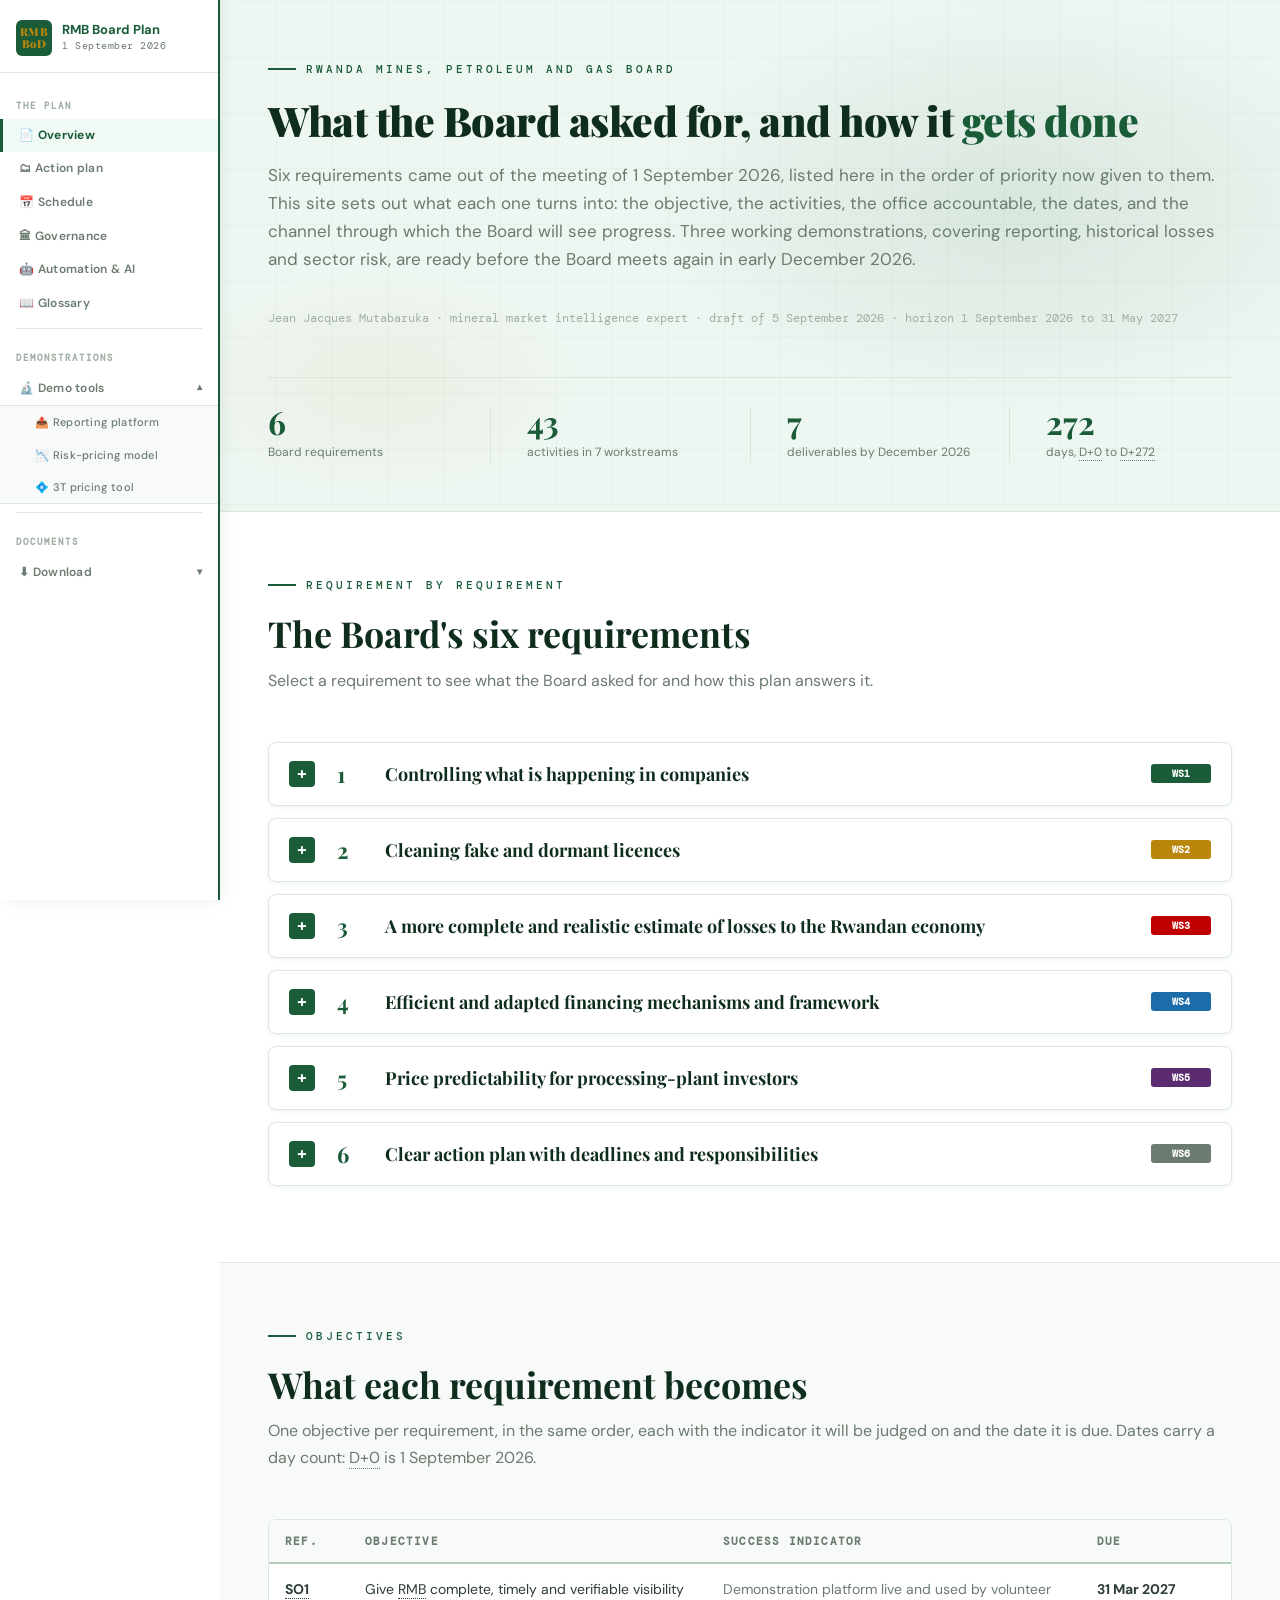
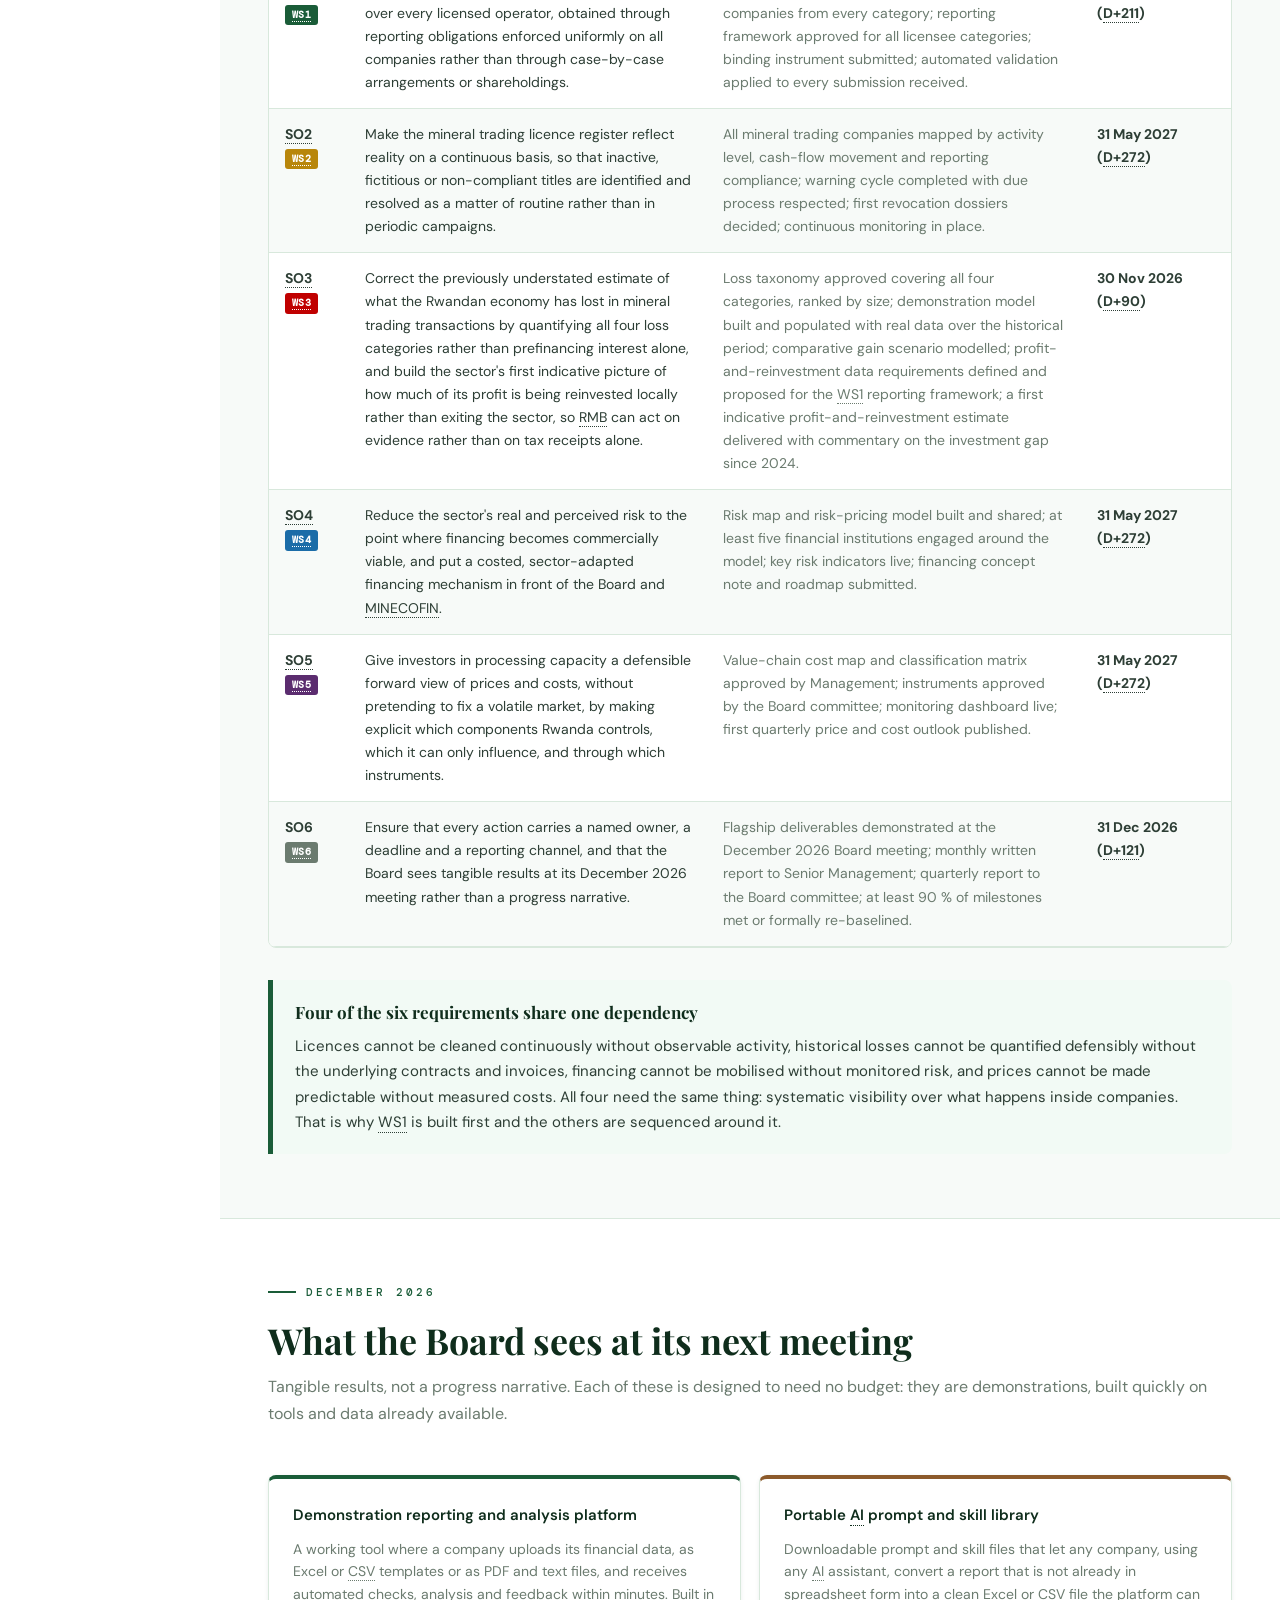
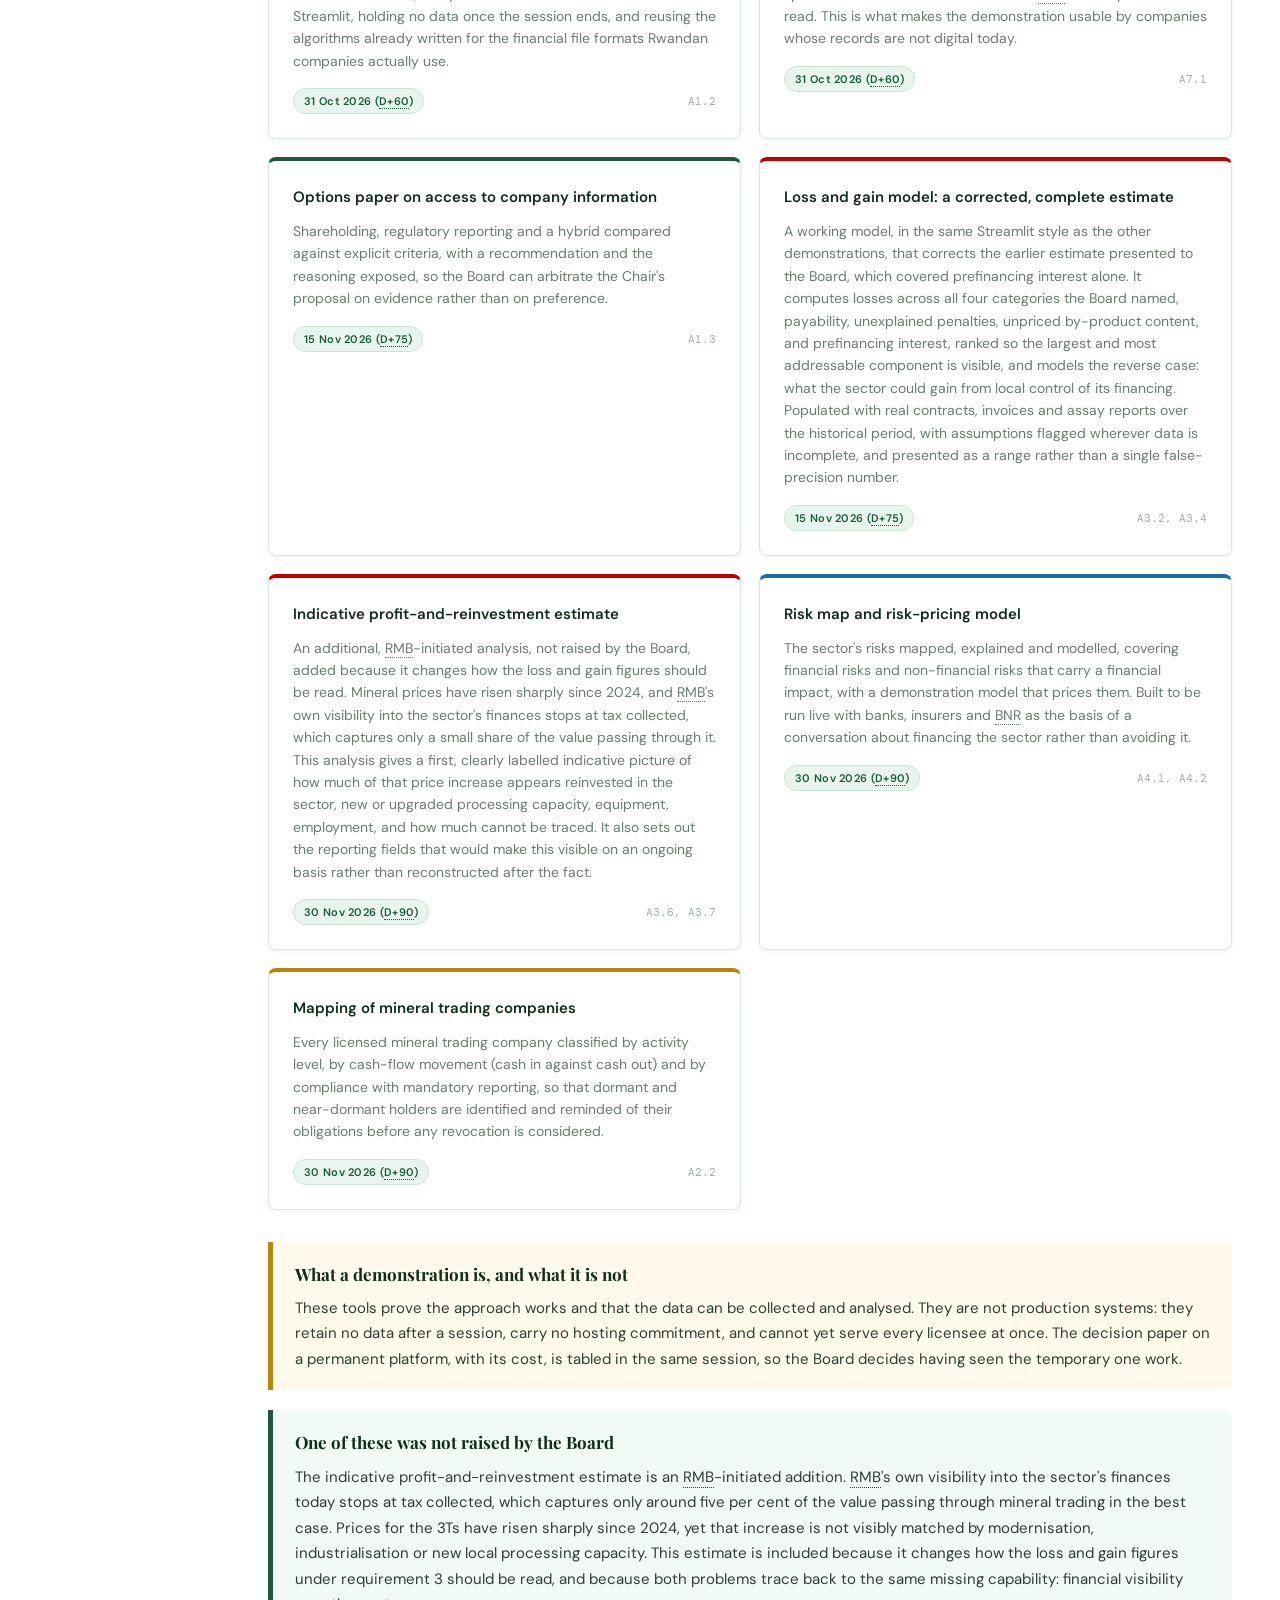
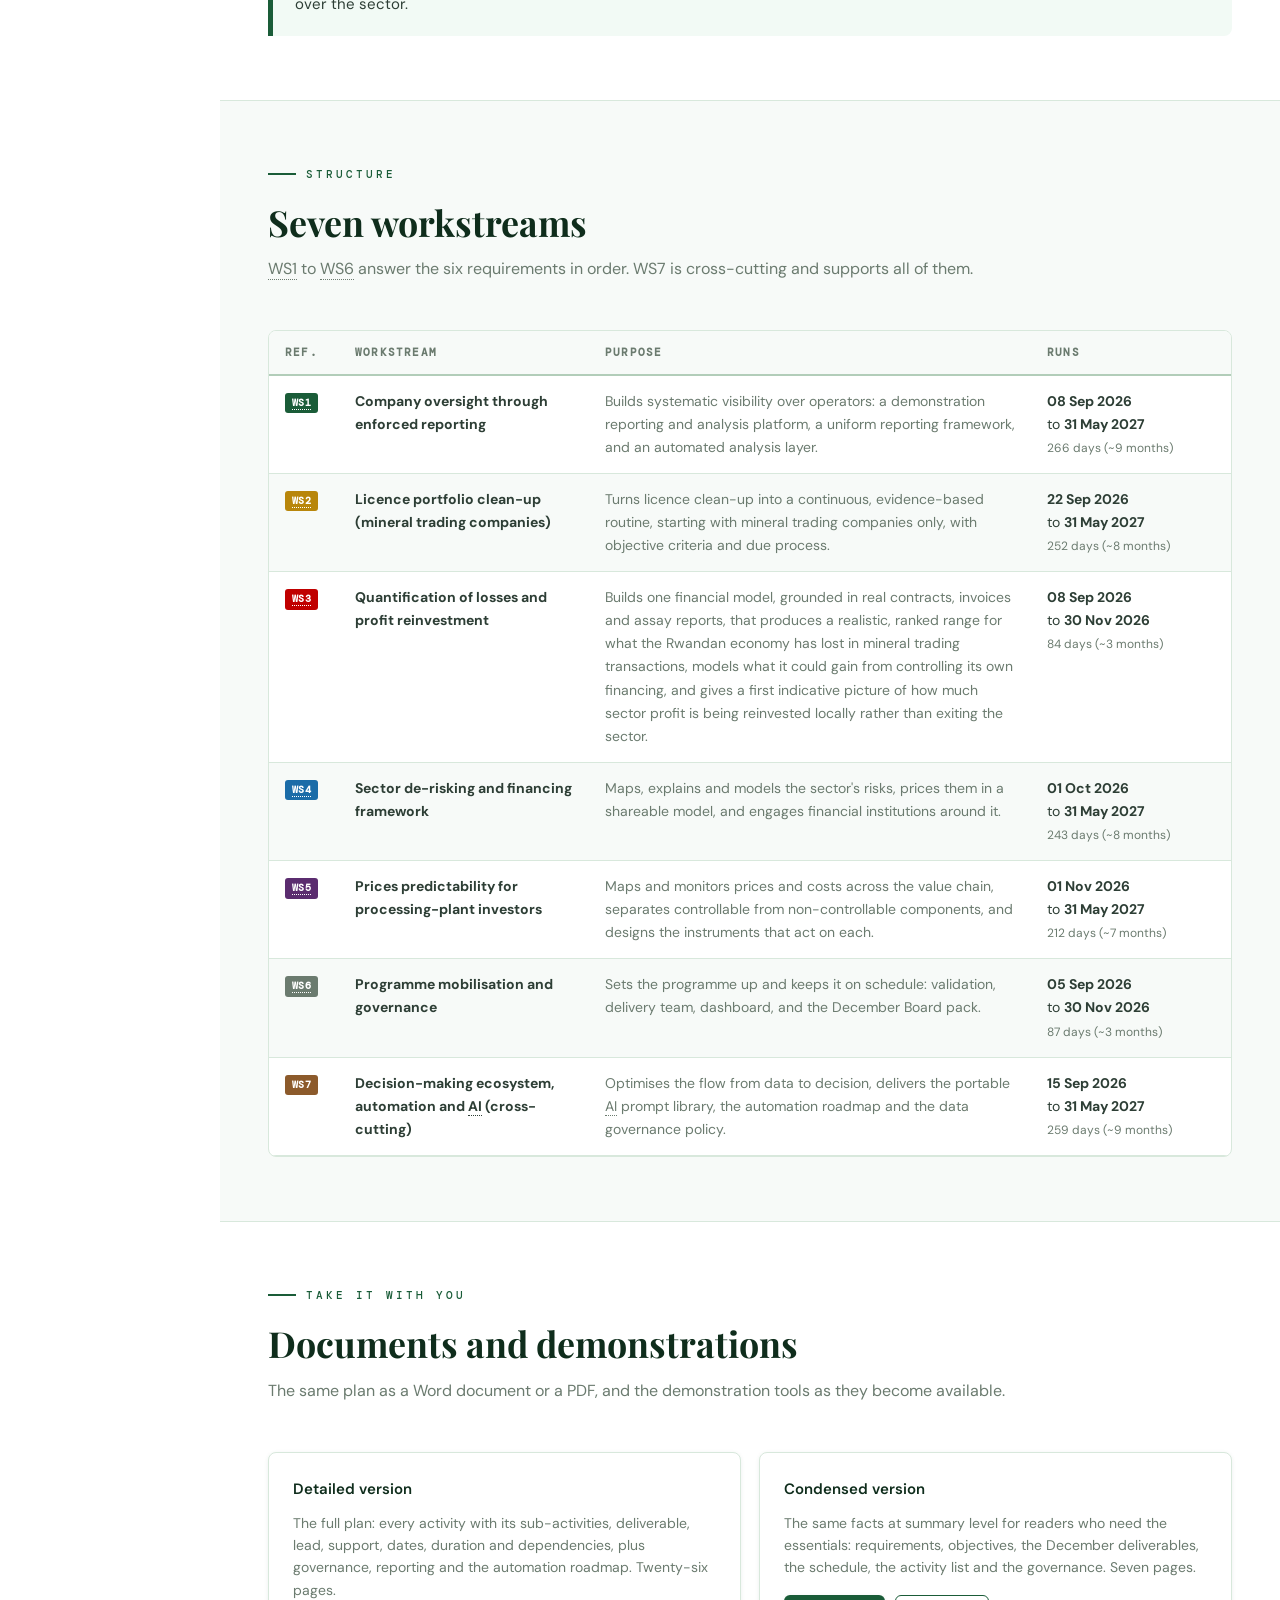
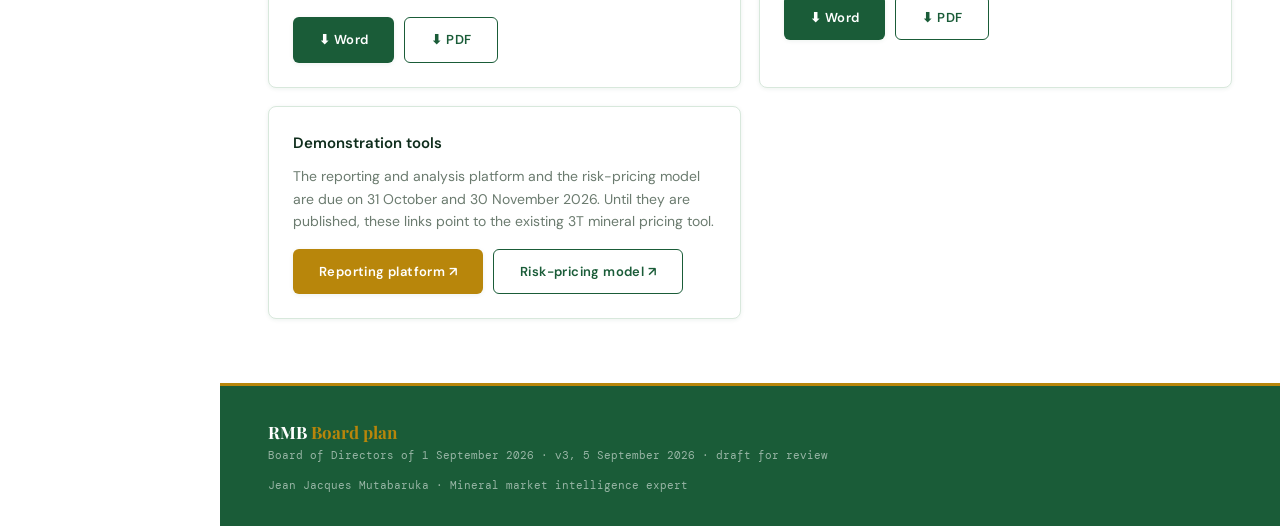
<file: index.html>
<!DOCTYPE html>
<html lang="en">
<head>
<meta charset="UTF-8">
<meta name="viewport" content="width=device-width, initial-scale=1.0">
<title>Overview — RMB Board plan, 1 September 2026</title>
<link rel="stylesheet" href="shared.css">
<link rel="stylesheet" href="plan.css">

</head>
<body>
<aside class="rmb-sidebar" id="rmb-sidebar">
  <div class="sb-logo-block">
    <div class="sb-logo">RMB<br>BoD</div>
    <div>
      <div class="sb-brand-main">RMB Board Plan</div>
      <div class="sb-brand-sub">1 September 2026</div>
    </div>
  </div>
  <nav class="sb-nav">
    <span class="sb-section-label">The plan</span>
    <a href="index.html" class="active">📄 Overview</a>
    <a href="action-plan.html">🗂 Action plan</a>
    <a href="schedule.html">📅 Schedule</a>
    <a href="governance.html">🏛 Governance</a>
    <a href="automation.html">🤖 Automation & AI</a>
    <a href="glossary.html">📖 Glossary</a>
    <div class="sb-divider"></div>
    <span class="sb-section-label">Demonstrations</span>
    <button class="sb-group-trigger" id="sb-demo-trigger" onclick="sbToggle(this)">
      <span>🔬 Demo tools</span><span class="sb-arrow">▾</span>
    </button>
    <div class="sb-group-items" id="sb-demo-items">
      <a href="https://rmb-mineral-pricing-tool.streamlit.app/" class="sb-sub" target="_blank" rel="noopener">📤 Reporting platform</a>
      <a href="https://rmb-mineral-pricing-tool.streamlit.app/" class="sb-sub" target="_blank" rel="noopener">📉 Risk-pricing model</a>
      <a href="https://rmb-mineral-pricing-tool.streamlit.app/" class="sb-sub" target="_blank" rel="noopener">💠 3T pricing tool</a>
    </div>
    <div class="sb-divider"></div>
    <span class="sb-section-label">Documents</span>
    <button class="sb-group-trigger" id="sb-doc-trigger" onclick="sbToggle(this)">
      <span>⬇ Download</span><span class="sb-arrow">▾</span>
    </button>
    <div class="sb-group-items" id="sb-doc-items">
      <a href="docs/RMB__BoD-2026-09-01_Action-plan_detailed.docx" class="sb-sub">📘 Detailed (Word)</a>
      <a href="docs/RMB__BoD-2026-09-01_Action-plan_detailed.pdf" class="sb-sub">📕 Detailed (PDF)</a>
      <a href="docs/RMB__BoD-2026-09-01_Action-plan_condensed.docx" class="sb-sub">📗 Condensed (Word)</a>
      <a href="docs/RMB__BoD-2026-09-01_Action-plan_condensed.pdf" class="sb-sub">📙 Condensed (PDF)</a>
    </div>
  </nav>
</aside>

<div class="sb-topbar">
  <div class="sb-topbar-logo">RMB<br>BoD</div>
  <div class="sb-topbar-title">RMB Board Plan</div>
  <button class="sb-hamburger" id="sb-hbg" onclick="sbMobileToggle()" aria-label="Menu">
    <span></span><span></span><span></span>
  </button>
</div>
<div class="sb-overlay" id="sb-overlay" onclick="sbMobileClose()"></div>
<div class="page-wrap">

<div class="hero">
  <div class="hero-bg-mesh"></div>
  <div class="hero-grid"></div>
  <div class="hero-content">
    <div class="eyebrow fade-up au-1">Rwanda Mines, Petroleum and Gas Board</div>
    <h1 class="hero-title fade-up au-2" style="white-space:normal">What the Board asked for, and how it <span class="accent">gets done</span></h1>
    <p class="hero-lead fade-up au-3">Six requirements came out of the meeting of 1 September 2026, listed here in the order of priority now given to them. This site sets out what each one turns into: the objective, the activities, the office accountable, the dates, and the channel through which the Board will see progress. Three working demonstrations, covering reporting, historical losses and sector risk, are ready before the Board meets again in early December 2026.</p>
    <p class="hero-meta fade-up au-4">Jean Jacques Mutabaruka · mineral market intelligence expert · draft of 5 September 2026 · horizon 1 September 2026 to 31 May 2027</p>
    
<div class="stats-bar fade-up au-5">
  <div class="stat"><div class="stat-n">6</div><div class="stat-l">Board requirements</div></div>
  <div class="stat"><div class="stat-n">43</div><div class="stat-l">activities in 7 workstreams</div></div>
  <div class="stat"><div class="stat-n">7</div><div class="stat-l">deliverables by December 2026</div></div>
  <div class="stat"><div class="stat-n">272</div><div class="stat-l">days, D+0 to D+272</div></div>
</div>
  </div>
</div>

<div class="section">
  <div class="eyebrow">Requirement by requirement</div>
  <h2 class="section-title">The Board's six requirements</h2>
  <p class="section-lead">Select a requirement to see what the Board asked for and how this plan answers it.</p>
  
<div class="xp" id="req-1">
  <button class="xp-btn" aria-expanded="false" onclick="xpToggle(this)">
    <span class="xp-plus">+</span>
    <span class="xp-num">1</span>
    <span class="xp-title">Controlling what is happening in companies</span>
    <span class="xp-tag" style="background:#1A5C38">WS1</span>
  </button>
  <div class="xp-body">
    <div class="xp-lab">What the Board is asking for</div>
    <p>The Board Chair proposed that Government hold shares in companies in order to secure access to information. The requirement behind the proposal is effective access to what is really happening inside operators.</p>
    <div class="xp-lab">How it gets done</div>
    <p>WS1 delivers the same objective, more completely, through consistent enforcement of the reporting obligations the law already allows, applied uniformly to every licensee. A demonstration platform where companies upload their financial data and receive automated analysis is live by 31 October 2026, before any decision on a permanent system is asked of the Board. An options paper sets shareholding, reporting and a hybrid side by side for the Board to arbitrate.</p>
  </div>
</div>
<div class="xp" id="req-2">
  <button class="xp-btn" aria-expanded="false" onclick="xpToggle(this)">
    <span class="xp-plus">+</span>
    <span class="xp-num">2</span>
    <span class="xp-title">Cleaning fake and dormant licences</span>
    <span class="xp-tag" style="background:#B8860B">WS2</span>
  </button>
  <div class="xp-body">
    <div class="xp-lab">What the Board is asking for</div>
    <p>The clean-up must be done regularly and continuously, not as a campaign every three to five years.</p>
    <div class="xp-lab">How it gets done</div>
    <p>WS2 starts with mineral trading companies only, so the first cycle is completed rather than started everywhere. Objective activity and dormancy criteria, then a full mapping of trading licensees by activity level, cash-flow movement and reporting compliance, delivered by 30 November 2026. A due-process warning cycle follows, with revocation decided by the CEO on the recommendation of the competent RMB organ, and permanent monitoring thereafter.</p>
  </div>
</div>
<div class="xp" id="req-3">
  <button class="xp-btn" aria-expanded="false" onclick="xpToggle(this)">
    <span class="xp-plus">+</span>
    <span class="xp-num">3</span>
    <span class="xp-title">A more complete and realistic estimate of losses to the Rwandan economy</span>
    <span class="xp-tag" style="background:#C00000">WS3</span>
  </button>
  <div class="xp-body">
    <div class="xp-lab">What the Board is asking for</div>
    <p>The Board noted that the loss figures presented to it were understated: the estimate in circulation was based only on losses from prefinancing interest, and did not capture losses from payability terms (treatment charges stipulated in trading contracts), unfair or unexplained penalties, or minerals left unpriced, such as tantalum content in a cassiterite lot or niobium in a coltan concentrate.</p>
    <div class="xp-lab">How it gets done</div>
    <p>WS3 corrects this by quantifying all four loss categories, not prefinancing interest alone, and ranking them so the largest and most addressable component is visible rather than buried in a single combined figure. It also models the reverse question the Board raised: what the sector could gain by taking control of its own financing, rather than only measuring what has been lost. A working model and a first defensible range, ready by 15 November 2026 (D+75), ahead of the December Board meeting.</p>
  </div>
</div>
<div class="xp" id="req-4">
  <button class="xp-btn" aria-expanded="false" onclick="xpToggle(this)">
    <span class="xp-plus">+</span>
    <span class="xp-num">4</span>
    <span class="xp-title">Efficient and adapted financing mechanisms and framework</span>
    <span class="xp-tag" style="background:#1B6CA8">WS4</span>
  </button>
  <div class="xp-body">
    <div class="xp-lab">What the Board is asking for</div>
    <p>Find financing mechanisms tailored to the mining sector: a mining fund, and active engagement of the financial sector.</p>
    <div class="xp-lab">How it gets done</div>
    <p>WS4 works on the principle that financing follows de-risking. Map, explain and model the sector's risks, both financial risks and non-financial risks with a financial impact, and build a demonstration model that prices them, by 30 November 2026. That model is what is put in front of banks, insurers and BNR to mobilise them around financing the sector rather than avoiding it.</p>
  </div>
</div>
<div class="xp" id="req-5">
  <button class="xp-btn" aria-expanded="false" onclick="xpToggle(this)">
    <span class="xp-plus">+</span>
    <span class="xp-num">5</span>
    <span class="xp-title">Price predictability for processing-plant investors</span>
    <span class="xp-tag" style="background:#5B2C6F">WS5</span>
  </button>
  <div class="xp-body">
    <div class="xp-lab">What the Board is asking for</div>
    <p>How to reconcile a moving, volatile market with the price predictability that investors in processing plants require before committing capital.</p>
    <div class="xp-lab">How it gets done</div>
    <p>WS5 maps and monitors prices and costs across the whole value chain, then separates what Rwanda can control directly (regulation, published deductions, contract minimum content) from what it can only influence indirectly (offtake contracts, index-linked formulas, hedging). A monitoring dashboard and the first quarterly outlook follow by 31 May 2027.</p>
  </div>
</div>
<div class="xp" id="req-6">
  <button class="xp-btn" aria-expanded="false" onclick="xpToggle(this)">
    <span class="xp-plus">+</span>
    <span class="xp-num">6</span>
    <span class="xp-title">Clear action plan with deadlines and responsibilities</span>
    <span class="xp-tag" style="background:#6B7B6F">WS6</span>
  </button>
  <div class="xp-body">
    <div class="xp-lab">What the Board is asking for</div>
    <p>Set out clearly what has to be done and who is in charge.</p>
    <div class="xp-lab">How it gets done</div>
    <p>This document. WS6 and WS7 give every activity a named owner, a deliverable, a start date and a due date; a dual reporting line to RMB Senior Management and to the informal Board finance committee chaired by Mr. Dorian Cyubahiro; a defined decision workflow with service levels; and a progress pack ready for the Board meeting of early December 2026.</p>
  </div>
</div>
</div>

<div class="section section-alt">
  <div class="eyebrow">Objectives</div>
  <h2 class="section-title">What each requirement becomes</h2>
  <p class="section-lead">One objective per requirement, in the same order, each with the indicator it will be judged on and the date it is due. Dates carry a day count: D+0 is 1 September 2026.</p>
  
<div class="table-scroll"><table class="data-table">
<thead><tr><th style="width:80px">Ref.</th><th>Objective</th><th>Success indicator</th><th style="width:150px">Due</th></tr></thead>
<tbody><tr>
<td><strong>SO1</strong><br><span class="ws-chip" style="background:#1A5C38">WS1</span></td>
<td>Give RMB complete, timely and verifiable visibility over every licensed operator, obtained through reporting obligations enforced uniformly on all companies rather than through case-by-case arrangements or shareholdings.</td><td style="color:var(--text-muted)">Demonstration platform live and used by volunteer companies from every category; reporting framework approved for all licensee categories; binding instrument submitted; automated validation applied to every submission received.</td>
<td><strong>31 Mar 2027 (D+211)</strong></td></tr><tr>
<td><strong>SO2</strong><br><span class="ws-chip" style="background:#B8860B">WS2</span></td>
<td>Make the mineral trading licence register reflect reality on a continuous basis, so that inactive, fictitious or non-compliant titles are identified and resolved as a matter of routine rather than in periodic campaigns.</td><td style="color:var(--text-muted)">All mineral trading companies mapped by activity level, cash-flow movement and reporting compliance; warning cycle completed with due process respected; first revocation dossiers decided; continuous monitoring in place.</td>
<td><strong>31 May 2027 (D+272)</strong></td></tr><tr>
<td><strong>SO3</strong><br><span class="ws-chip" style="background:#C00000">WS3</span></td>
<td>Correct the previously understated estimate of what the Rwandan economy has lost in mineral trading transactions by quantifying all four loss categories rather than prefinancing interest alone, and build the sector's first indicative picture of how much of its profit is being reinvested locally rather than exiting the sector, so RMB can act on evidence rather than on tax receipts alone.</td><td style="color:var(--text-muted)">Loss taxonomy approved covering all four categories, ranked by size; demonstration model built and populated with real data over the historical period; comparative gain scenario modelled; profit-and-reinvestment data requirements defined and proposed for the WS1 reporting framework; a first indicative profit-and-reinvestment estimate delivered with commentary on the investment gap since 2024.</td>
<td><strong>30 Nov 2026 (D+90)</strong></td></tr><tr>
<td><strong>SO4</strong><br><span class="ws-chip" style="background:#1B6CA8">WS4</span></td>
<td>Reduce the sector's real and perceived risk to the point where financing becomes commercially viable, and put a costed, sector-adapted financing mechanism in front of the Board and MINECOFIN.</td><td style="color:var(--text-muted)">Risk map and risk-pricing model built and shared; at least five financial institutions engaged around the model; key risk indicators live; financing concept note and roadmap submitted.</td>
<td><strong>31 May 2027 (D+272)</strong></td></tr><tr>
<td><strong>SO5</strong><br><span class="ws-chip" style="background:#5B2C6F">WS5</span></td>
<td>Give investors in processing capacity a defensible forward view of prices and costs, without pretending to fix a volatile market, by making explicit which components Rwanda controls, which it can only influence, and through which instruments.</td><td style="color:var(--text-muted)">Value-chain cost map and classification matrix approved by Management; instruments approved by the Board committee; monitoring dashboard live; first quarterly price and cost outlook published.</td>
<td><strong>31 May 2027 (D+272)</strong></td></tr><tr>
<td><strong>SO6</strong><br><span class="ws-chip" style="background:#6B7B6F">WS6</span></td>
<td>Ensure that every action carries a named owner, a deadline and a reporting channel, and that the Board sees tangible results at its December 2026 meeting rather than a progress narrative.</td><td style="color:var(--text-muted)">Flagship deliverables demonstrated at the December 2026 Board meeting; monthly written report to Senior Management; quarterly report to the Board committee; at least 90 % of milestones met or formally re-baselined.</td>
<td><strong>31 Dec 2026 (D+121)</strong></td></tr></tbody>
</table></div>
  <div class="callout" style="margin-top:32px">
    <div class="callout-title">Four of the six requirements share one dependency</div>
    <p>Licences cannot be cleaned continuously without observable activity, historical losses cannot be quantified defensibly without the underlying contracts and invoices, financing cannot be mobilised without monitored risk, and prices cannot be made predictable without measured costs. All four need the same thing: systematic visibility over what happens inside companies. That is why WS1 is built first and the others are sequenced around it.</p>
  </div>
</div>

<div class="section">
  <div class="eyebrow">December 2026</div>
  <h2 class="section-title">What the Board sees at its next meeting</h2>
  <p class="section-lead">Tangible results, not a progress narrative. Each of these is designed to need no budget: they are demonstrations, built quickly on tools and data already available.</p>
  <div class="dec-grid">
<div class="card dec-card" style="border-top:4px solid #1A5C38">
  <div class="card-title">Demonstration reporting and analysis platform</div>
  <div class="card-body">A working tool where a company uploads its financial data, as Excel or CSV templates or as PDF and text files, and receives automated checks, analysis and feedback within minutes. Built in Streamlit, holding no data once the session ends, and reusing the algorithms already written for the financial file formats Rwandan companies actually use.</div>
  <div class="dec-foot"><span class="badge badge-green">31 Oct 2026 (D+60)</span><span class="dec-ref">A1.2</span></div>
</div>
<div class="card dec-card" style="border-top:4px solid #8C5A2B">
  <div class="card-title">Portable AI prompt and skill library</div>
  <div class="card-body">Downloadable prompt and skill files that let any company, using any AI assistant, convert a report that is not already in spreadsheet form into a clean Excel or CSV file the platform can read. This is what makes the demonstration usable by companies whose records are not digital today.</div>
  <div class="dec-foot"><span class="badge badge-green">31 Oct 2026 (D+60)</span><span class="dec-ref">A7.1</span></div>
</div>
<div class="card dec-card" style="border-top:4px solid #1A5C38">
  <div class="card-title">Options paper on access to company information</div>
  <div class="card-body">Shareholding, regulatory reporting and a hybrid compared against explicit criteria, with a recommendation and the reasoning exposed, so the Board can arbitrate the Chair's proposal on evidence rather than on preference.</div>
  <div class="dec-foot"><span class="badge badge-green">15 Nov 2026 (D+75)</span><span class="dec-ref">A1.3</span></div>
</div>
<div class="card dec-card" style="border-top:4px solid #C00000">
  <div class="card-title">Loss and gain model: a corrected, complete estimate</div>
  <div class="card-body">A working model, in the same Streamlit style as the other demonstrations, that corrects the earlier estimate presented to the Board, which covered prefinancing interest alone. It computes losses across all four categories the Board named, payability, unexplained penalties, unpriced by-product content, and prefinancing interest, ranked so the largest and most addressable component is visible, and models the reverse case: what the sector could gain from local control of its financing. Populated with real contracts, invoices and assay reports over the historical period, with assumptions flagged wherever data is incomplete, and presented as a range rather than a single false-precision number.</div>
  <div class="dec-foot"><span class="badge badge-green">15 Nov 2026 (D+75)</span><span class="dec-ref">A3.2, A3.4</span></div>
</div>
<div class="card dec-card" style="border-top:4px solid #C00000">
  <div class="card-title">Indicative profit-and-reinvestment estimate</div>
  <div class="card-body">An additional, RMB-initiated analysis, not raised by the Board, added because it changes how the loss and gain figures should be read. Mineral prices have risen sharply since 2024, and RMB's own visibility into the sector's finances stops at tax collected, which captures only a small share of the value passing through it. This analysis gives a first, clearly labelled indicative picture of how much of that price increase appears reinvested in the sector, new or upgraded processing capacity, equipment, employment, and how much cannot be traced. It also sets out the reporting fields that would make this visible on an ongoing basis rather than reconstructed after the fact.</div>
  <div class="dec-foot"><span class="badge badge-green">30 Nov 2026 (D+90)</span><span class="dec-ref">A3.6, A3.7</span></div>
</div>
<div class="card dec-card" style="border-top:4px solid #1B6CA8">
  <div class="card-title">Risk map and risk-pricing model</div>
  <div class="card-body">The sector's risks mapped, explained and modelled, covering financial risks and non-financial risks that carry a financial impact, with a demonstration model that prices them. Built to be run live with banks, insurers and BNR as the basis of a conversation about financing the sector rather than avoiding it.</div>
  <div class="dec-foot"><span class="badge badge-green">30 Nov 2026 (D+90)</span><span class="dec-ref">A4.1, A4.2</span></div>
</div>
<div class="card dec-card" style="border-top:4px solid #B8860B">
  <div class="card-title">Mapping of mineral trading companies</div>
  <div class="card-body">Every licensed mineral trading company classified by activity level, by cash-flow movement (cash in against cash out) and by compliance with mandatory reporting, so that dormant and near-dormant holders are identified and reminded of their obligations before any revocation is considered.</div>
  <div class="dec-foot"><span class="badge badge-green">30 Nov 2026 (D+90)</span><span class="dec-ref">A2.2</span></div>
</div></div>
  <div class="callout callout-gold" style="margin-top:32px">
    <div class="callout-title">What a demonstration is, and what it is not</div>
    <p>These tools prove the approach works and that the data can be collected and analysed. They are not production systems: they retain no data after a session, carry no hosting commitment, and cannot yet serve every licensee at once. The decision paper on a permanent platform, with its cost, is tabled in the same session, so the Board decides having seen the temporary one work.</p>
  </div>
  <div class="callout" style="margin-top:20px">
    <div class="callout-title">One of these was not raised by the Board</div>
    <p>The indicative profit-and-reinvestment estimate is an RMB-initiated addition. RMB's own visibility into the sector's finances today stops at tax collected, which captures only around five per cent of the value passing through mineral trading in the best case. Prices for the 3Ts have risen sharply since 2024, yet that increase is not visibly matched by modernisation, industrialisation or new local processing capacity. This estimate is included because it changes how the loss and gain figures under requirement 3 should be read, and because both problems trace back to the same missing capability: financial visibility over the sector.</p>
  </div>
</div>

<div class="section section-alt">
  <div class="eyebrow">Structure</div>
  <h2 class="section-title">Seven workstreams</h2>
  <p class="section-lead">WS1 to WS6 answer the six requirements in order. WS7 is cross-cutting and supports all of them.</p>
  
<div class="table-scroll"><table class="data-table">
<thead><tr><th style="width:70px">Ref.</th><th style="width:250px">Workstream</th><th>Purpose</th><th style="width:200px">Runs</th></tr></thead>
<tbody><tr>
<td><span class="ws-chip" style="background:#1A5C38">WS1</span></td>
<td><strong>Company oversight through enforced reporting</strong></td>
<td style="color:var(--text-muted)">Builds systematic visibility over operators: a demonstration reporting and analysis platform, a uniform reporting framework, and an automated analysis layer.</td>
<td><strong>08 Sep 2026</strong><br>to <strong>31 May 2027</strong><br>
<span style="color:var(--text-muted);font-size:12px">266 days (~9 months)</span></td></tr><tr>
<td><span class="ws-chip" style="background:#B8860B">WS2</span></td>
<td><strong>Licence portfolio clean-up (mineral trading companies)</strong></td>
<td style="color:var(--text-muted)">Turns licence clean-up into a continuous, evidence-based routine, starting with mineral trading companies only, with objective criteria and due process.</td>
<td><strong>22 Sep 2026</strong><br>to <strong>31 May 2027</strong><br>
<span style="color:var(--text-muted);font-size:12px">252 days (~8 months)</span></td></tr><tr>
<td><span class="ws-chip" style="background:#C00000">WS3</span></td>
<td><strong>Quantification of losses and profit reinvestment</strong></td>
<td style="color:var(--text-muted)">Builds one financial model, grounded in real contracts, invoices and assay reports, that produces a realistic, ranked range for what the Rwandan economy has lost in mineral trading transactions, models what it could gain from controlling its own financing, and gives a first indicative picture of how much sector profit is being reinvested locally rather than exiting the sector.</td>
<td><strong>08 Sep 2026</strong><br>to <strong>30 Nov 2026</strong><br>
<span style="color:var(--text-muted);font-size:12px">84 days (~3 months)</span></td></tr><tr>
<td><span class="ws-chip" style="background:#1B6CA8">WS4</span></td>
<td><strong>Sector de-risking and financing framework</strong></td>
<td style="color:var(--text-muted)">Maps, explains and models the sector's risks, prices them in a shareable model, and engages financial institutions around it.</td>
<td><strong>01 Oct 2026</strong><br>to <strong>31 May 2027</strong><br>
<span style="color:var(--text-muted);font-size:12px">243 days (~8 months)</span></td></tr><tr>
<td><span class="ws-chip" style="background:#5B2C6F">WS5</span></td>
<td><strong>Prices predictability for processing-plant investors</strong></td>
<td style="color:var(--text-muted)">Maps and monitors prices and costs across the value chain, separates controllable from non-controllable components, and designs the instruments that act on each.</td>
<td><strong>01 Nov 2026</strong><br>to <strong>31 May 2027</strong><br>
<span style="color:var(--text-muted);font-size:12px">212 days (~7 months)</span></td></tr><tr>
<td><span class="ws-chip" style="background:#6B7B6F">WS6</span></td>
<td><strong>Programme mobilisation and governance</strong></td>
<td style="color:var(--text-muted)">Sets the programme up and keeps it on schedule: validation, delivery team, dashboard, and the December Board pack.</td>
<td><strong>05 Sep 2026</strong><br>to <strong>30 Nov 2026</strong><br>
<span style="color:var(--text-muted);font-size:12px">87 days (~3 months)</span></td></tr><tr>
<td><span class="ws-chip" style="background:#8C5A2B">WS7</span></td>
<td><strong>Decision-making ecosystem, automation and AI (cross-cutting)</strong></td>
<td style="color:var(--text-muted)">Optimises the flow from data to decision, delivers the portable AI prompt library, the automation roadmap and the data governance policy.</td>
<td><strong>15 Sep 2026</strong><br>to <strong>31 May 2027</strong><br>
<span style="color:var(--text-muted);font-size:12px">259 days (~9 months)</span></td></tr></tbody>
</table></div>
</div>

<div class="section">
  <div class="eyebrow">Take it with you</div>
  <h2 class="section-title">Documents and demonstrations</h2>
  <p class="section-lead">The same plan as a Word document or a PDF, and the demonstration tools as they become available.</p>
  <div class="dl-grid">
    <div class="card">
      <div class="card-title">Detailed version</div>
      <div class="card-body">The full plan: every activity with its sub-activities, deliverable, lead, support, dates, duration and dependencies, plus governance, reporting and the automation roadmap. Twenty-six pages.</div>
      <div style="margin-top:16px;display:flex;gap:10px;flex-wrap:wrap">
        <a class="btn btn-green" href="docs/RMB__BoD-2026-09-01_Action-plan_detailed.docx">⬇ Word</a>
        <a class="btn btn-outline" href="docs/RMB__BoD-2026-09-01_Action-plan_detailed.pdf">⬇ PDF</a>
      </div>
    </div>
    <div class="card">
      <div class="card-title">Condensed version</div>
      <div class="card-body">The same facts at summary level for readers who need the essentials: requirements, objectives, the December deliverables, the schedule, the activity list and the governance. Seven pages.</div>
      <div style="margin-top:16px;display:flex;gap:10px;flex-wrap:wrap">
        <a class="btn btn-green" href="docs/RMB__BoD-2026-09-01_Action-plan_condensed.docx">⬇ Word</a>
        <a class="btn btn-outline" href="docs/RMB__BoD-2026-09-01_Action-plan_condensed.pdf">⬇ PDF</a>
      </div>
    </div>
    <div class="card">
      <div class="card-title">Demonstration tools</div>
      <div class="card-body">The reporting and analysis platform and the risk-pricing model are due on 31 October and 30 November 2026. Until they are published, these links point to the existing 3T mineral pricing tool.</div>
      <div style="margin-top:16px;display:flex;gap:10px;flex-wrap:wrap">
        <a class="btn btn-gold" href="https://rmb-mineral-pricing-tool.streamlit.app/" target="_blank" rel="noopener">Reporting platform ↗</a>
        <a class="btn btn-outline" href="https://rmb-mineral-pricing-tool.streamlit.app/" target="_blank" rel="noopener">Risk-pricing model ↗</a>
      </div>
    </div>
  </div>
</div>

<footer class="rmb-footer">
  <div>
    <div class="footer-brand">RMB <span>Board plan</span></div>
    <div class="footer-meta">Board of Directors of 1 September 2026 · v3, 5 September 2026 · draft for review</div>
  </div>
  <div class="footer-meta">Jean Jacques Mutabaruka · Mineral market intelligence expert</div>
</footer>
</div>
<div id="tip" role="tooltip"></div>
<script src="nav.js"></script>
<script src="glossary-tip.js"></script>

</body>
</html>
</file>
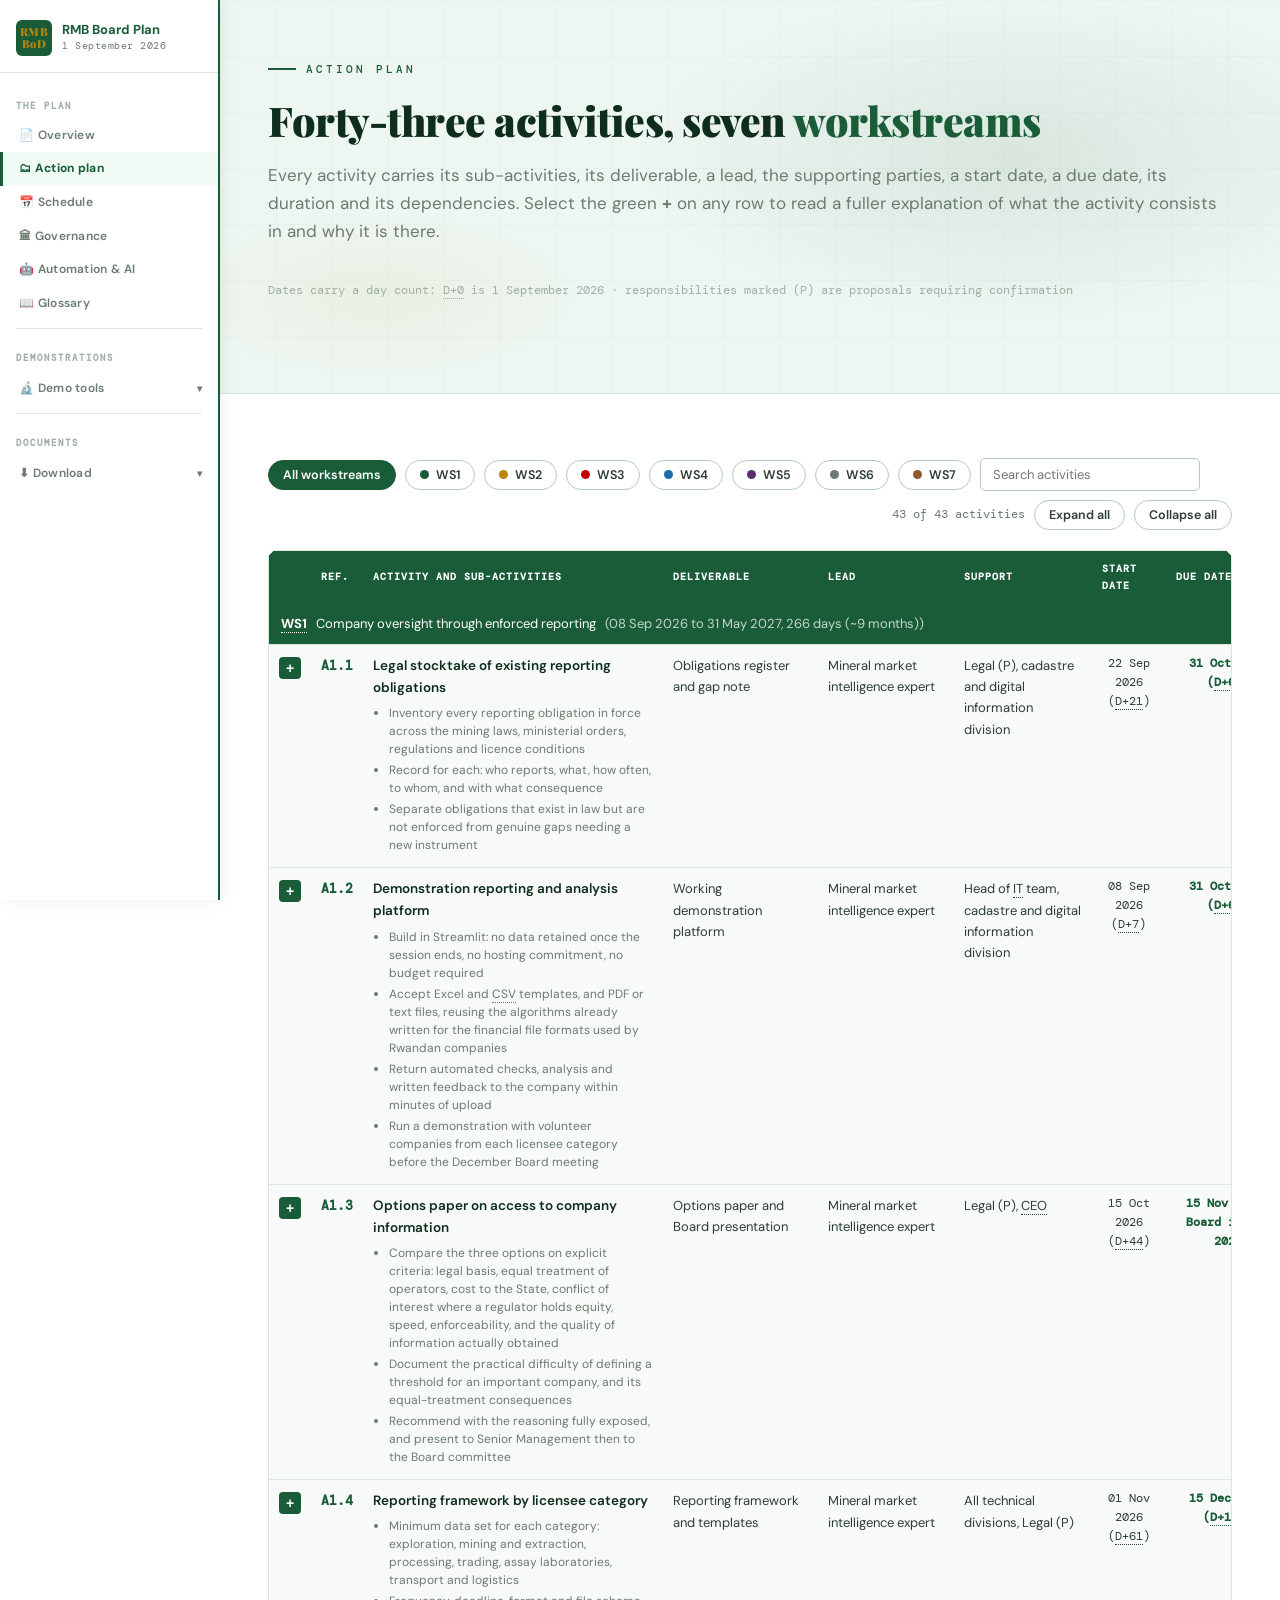
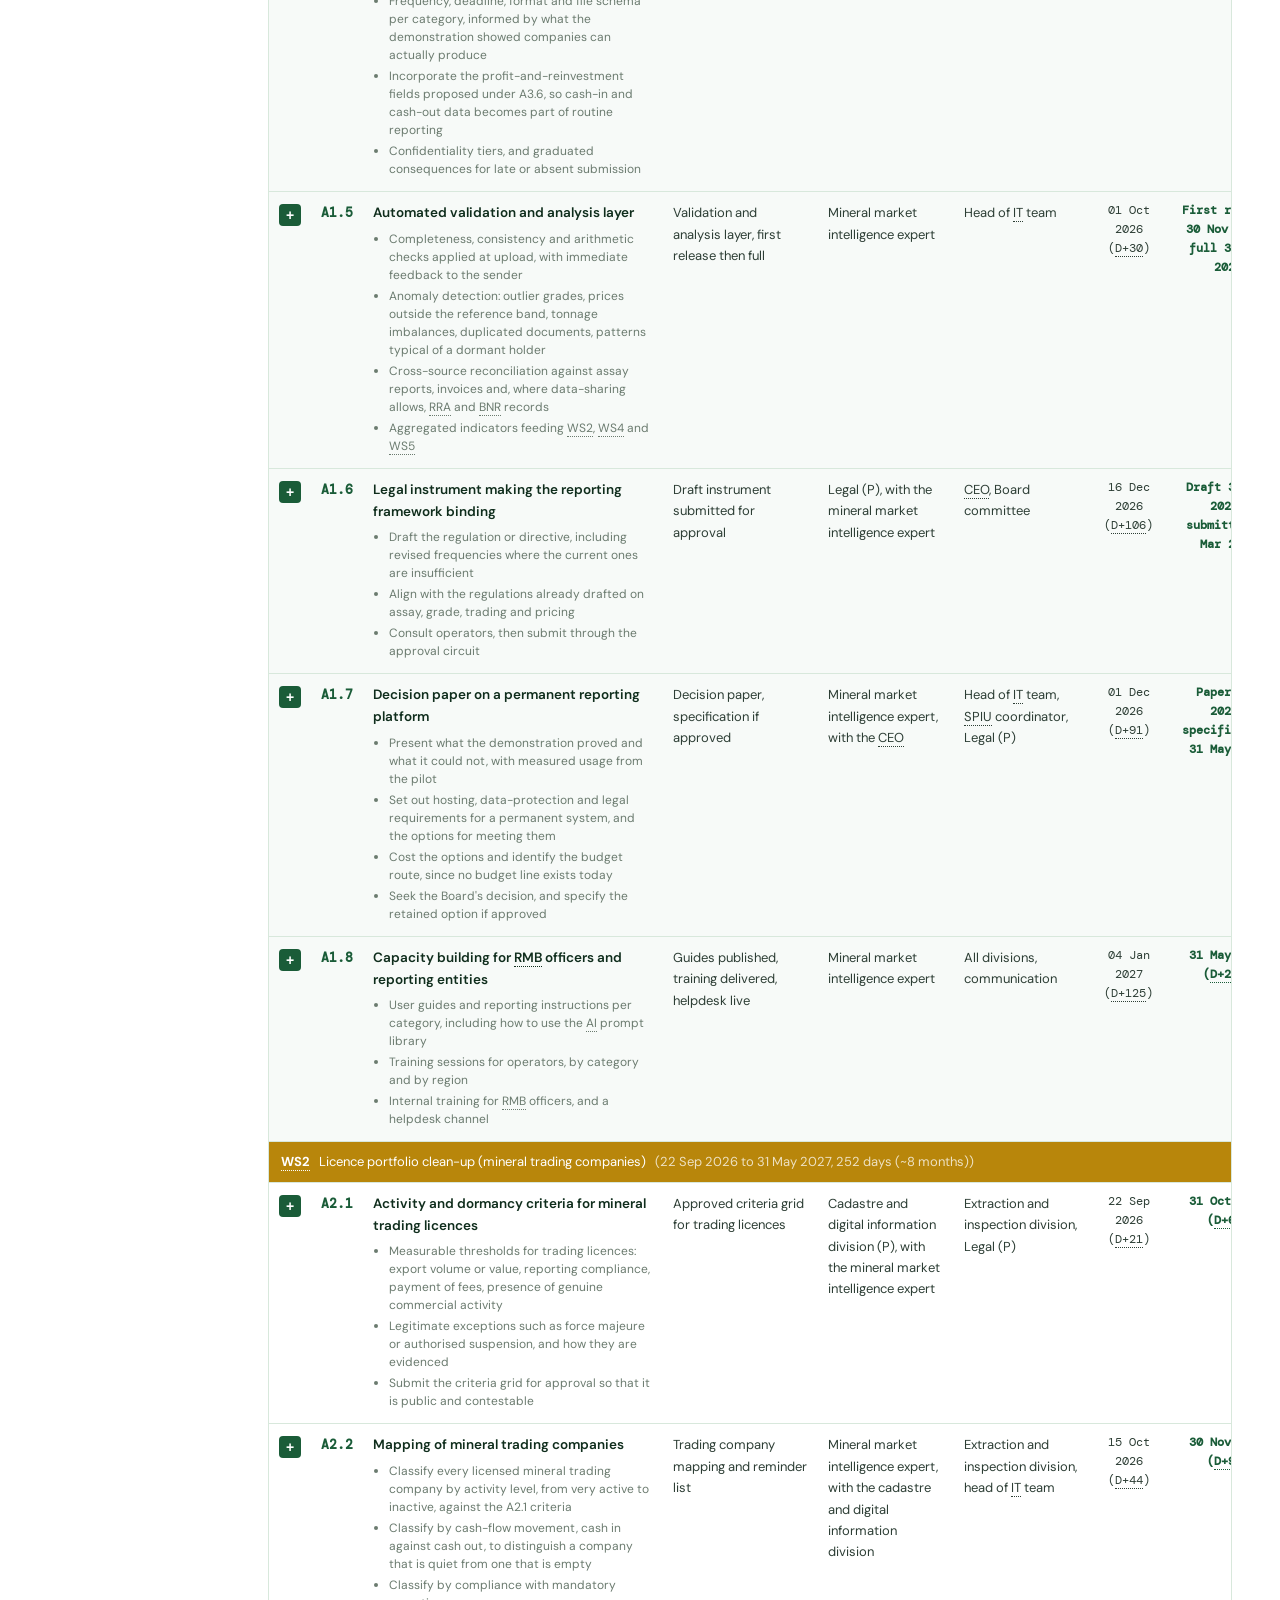
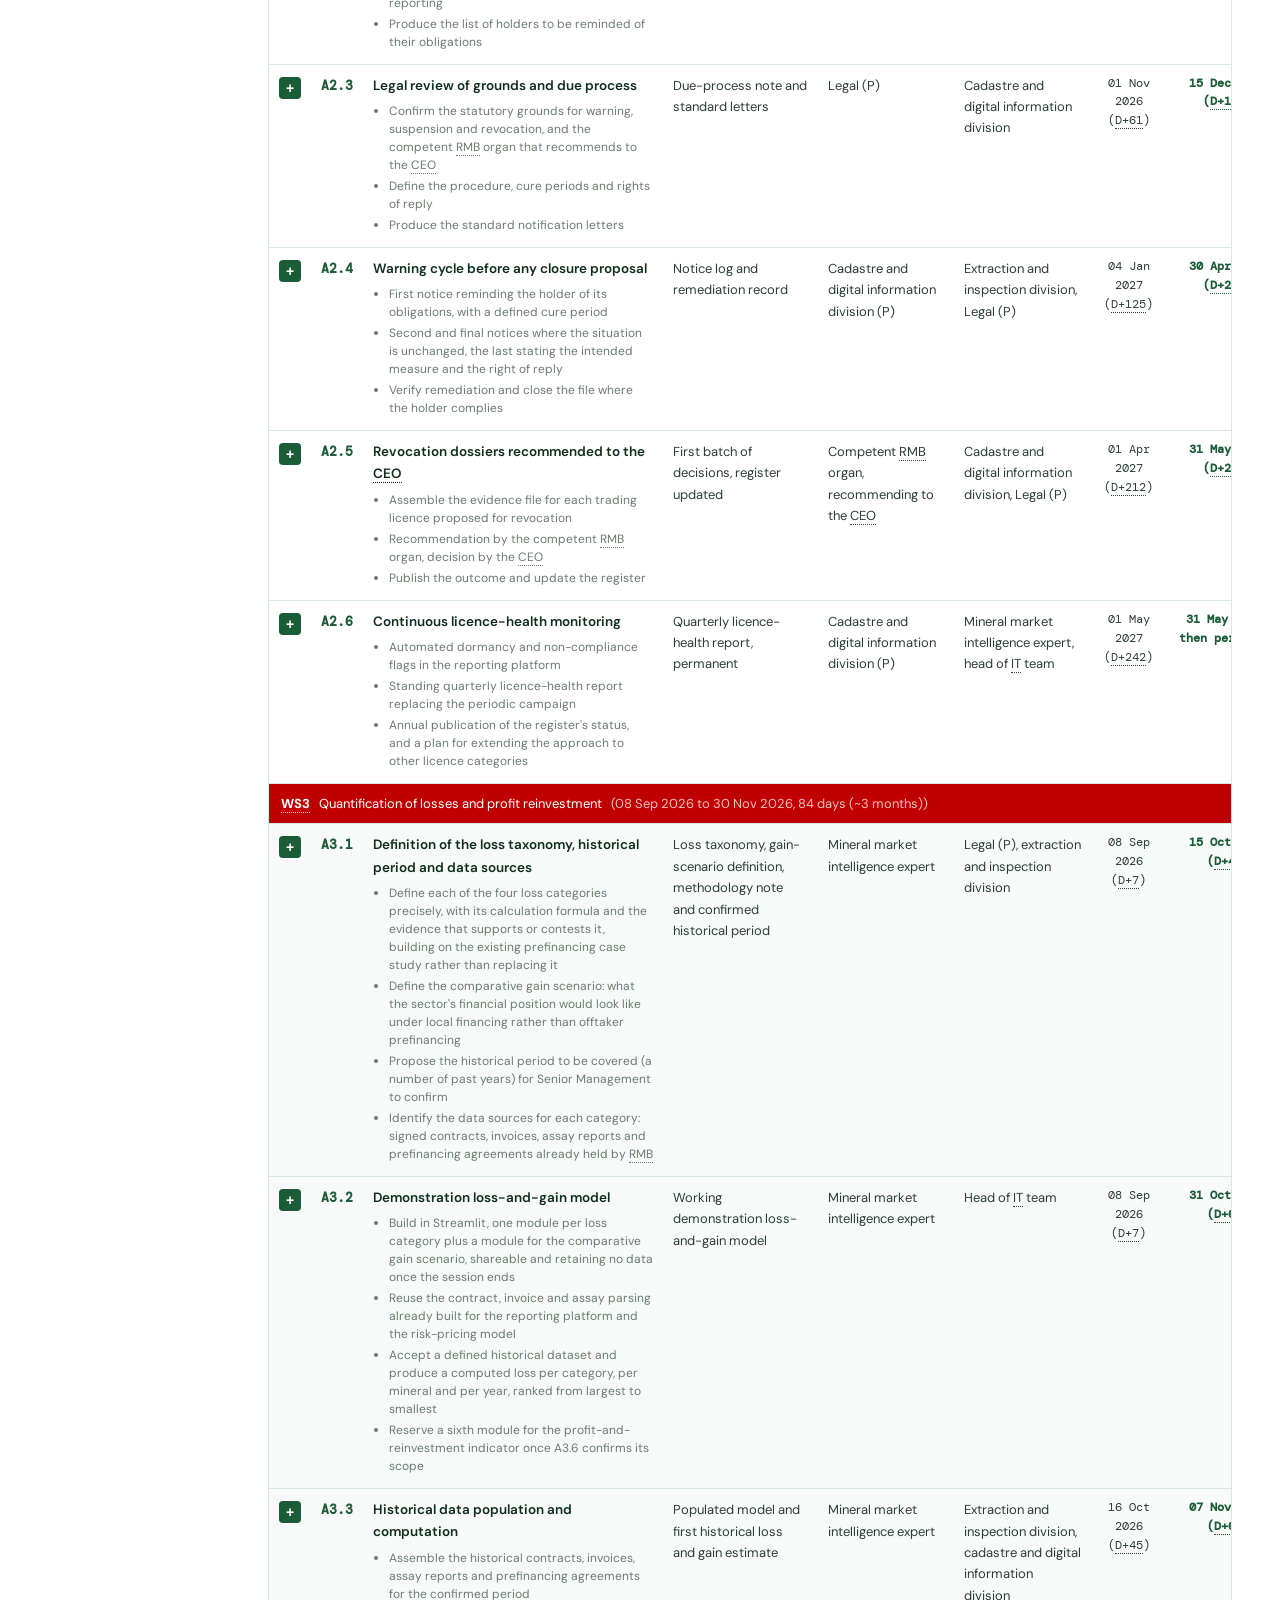
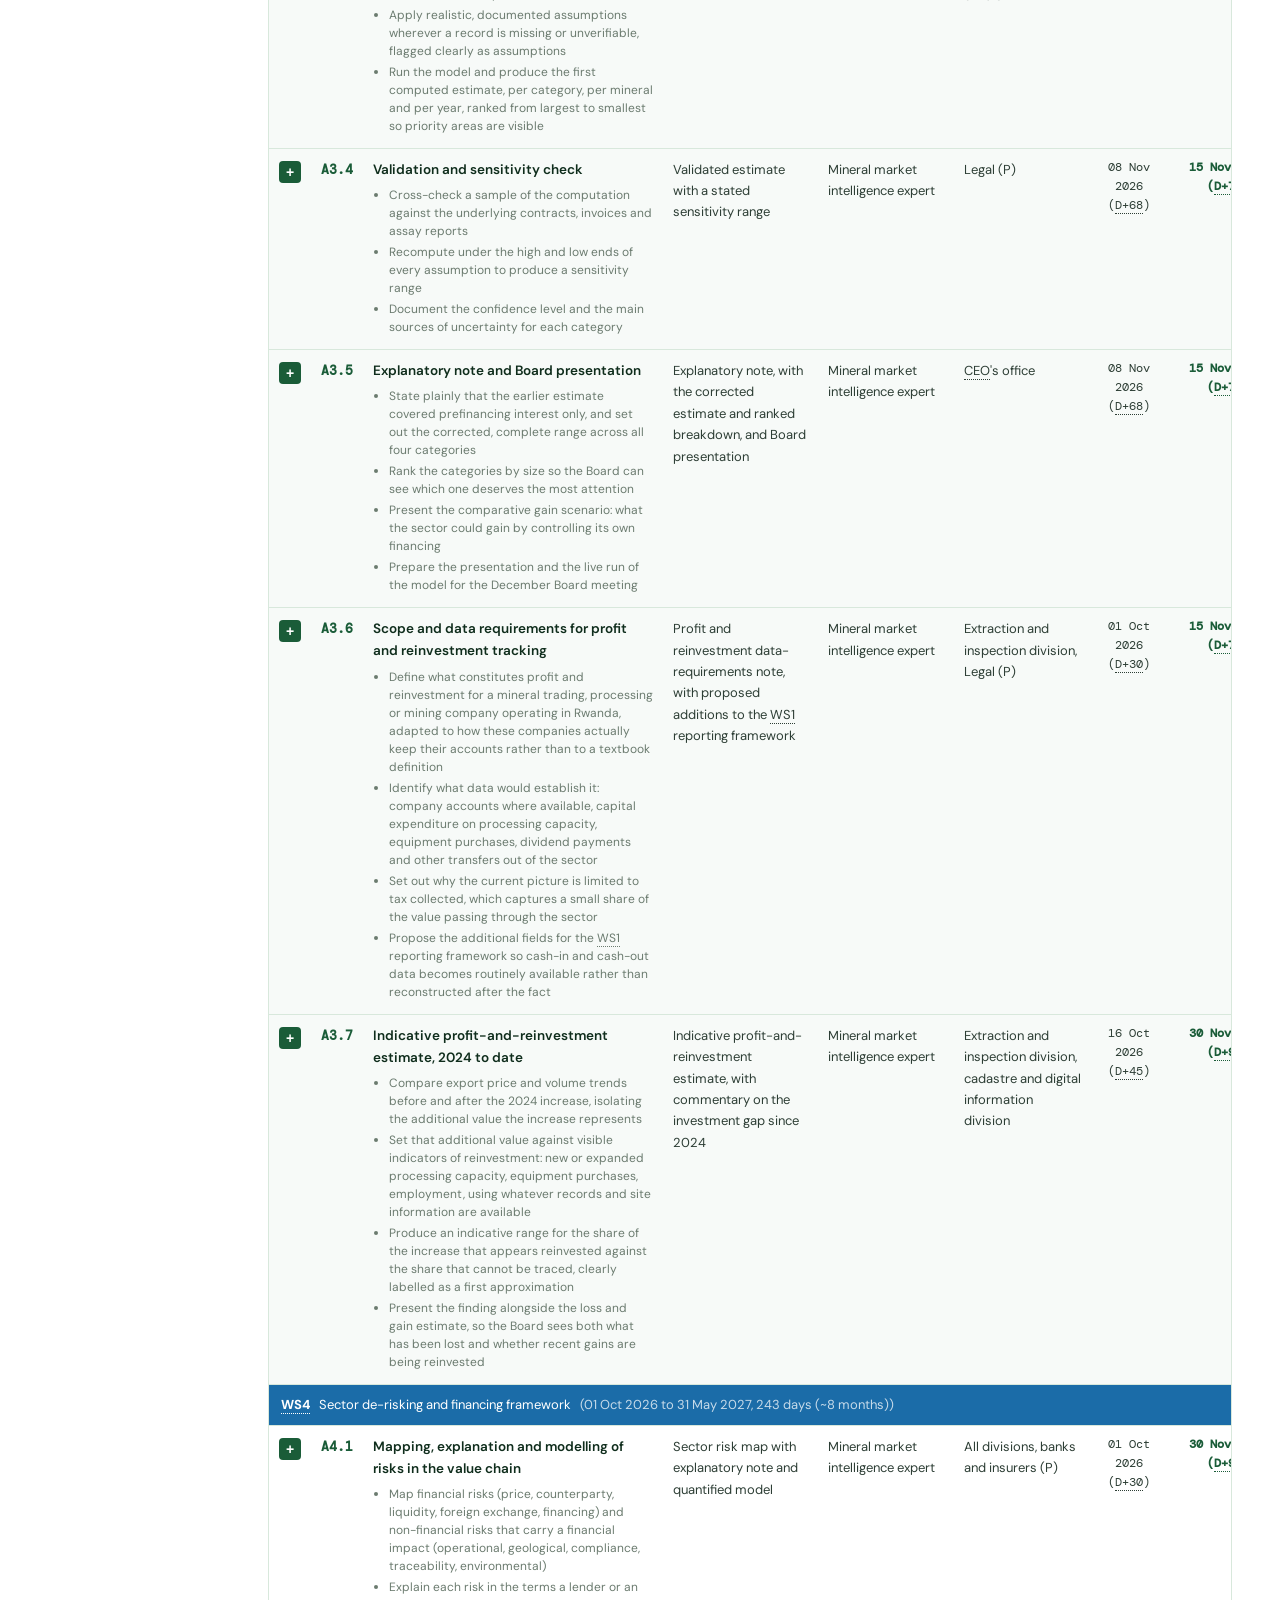
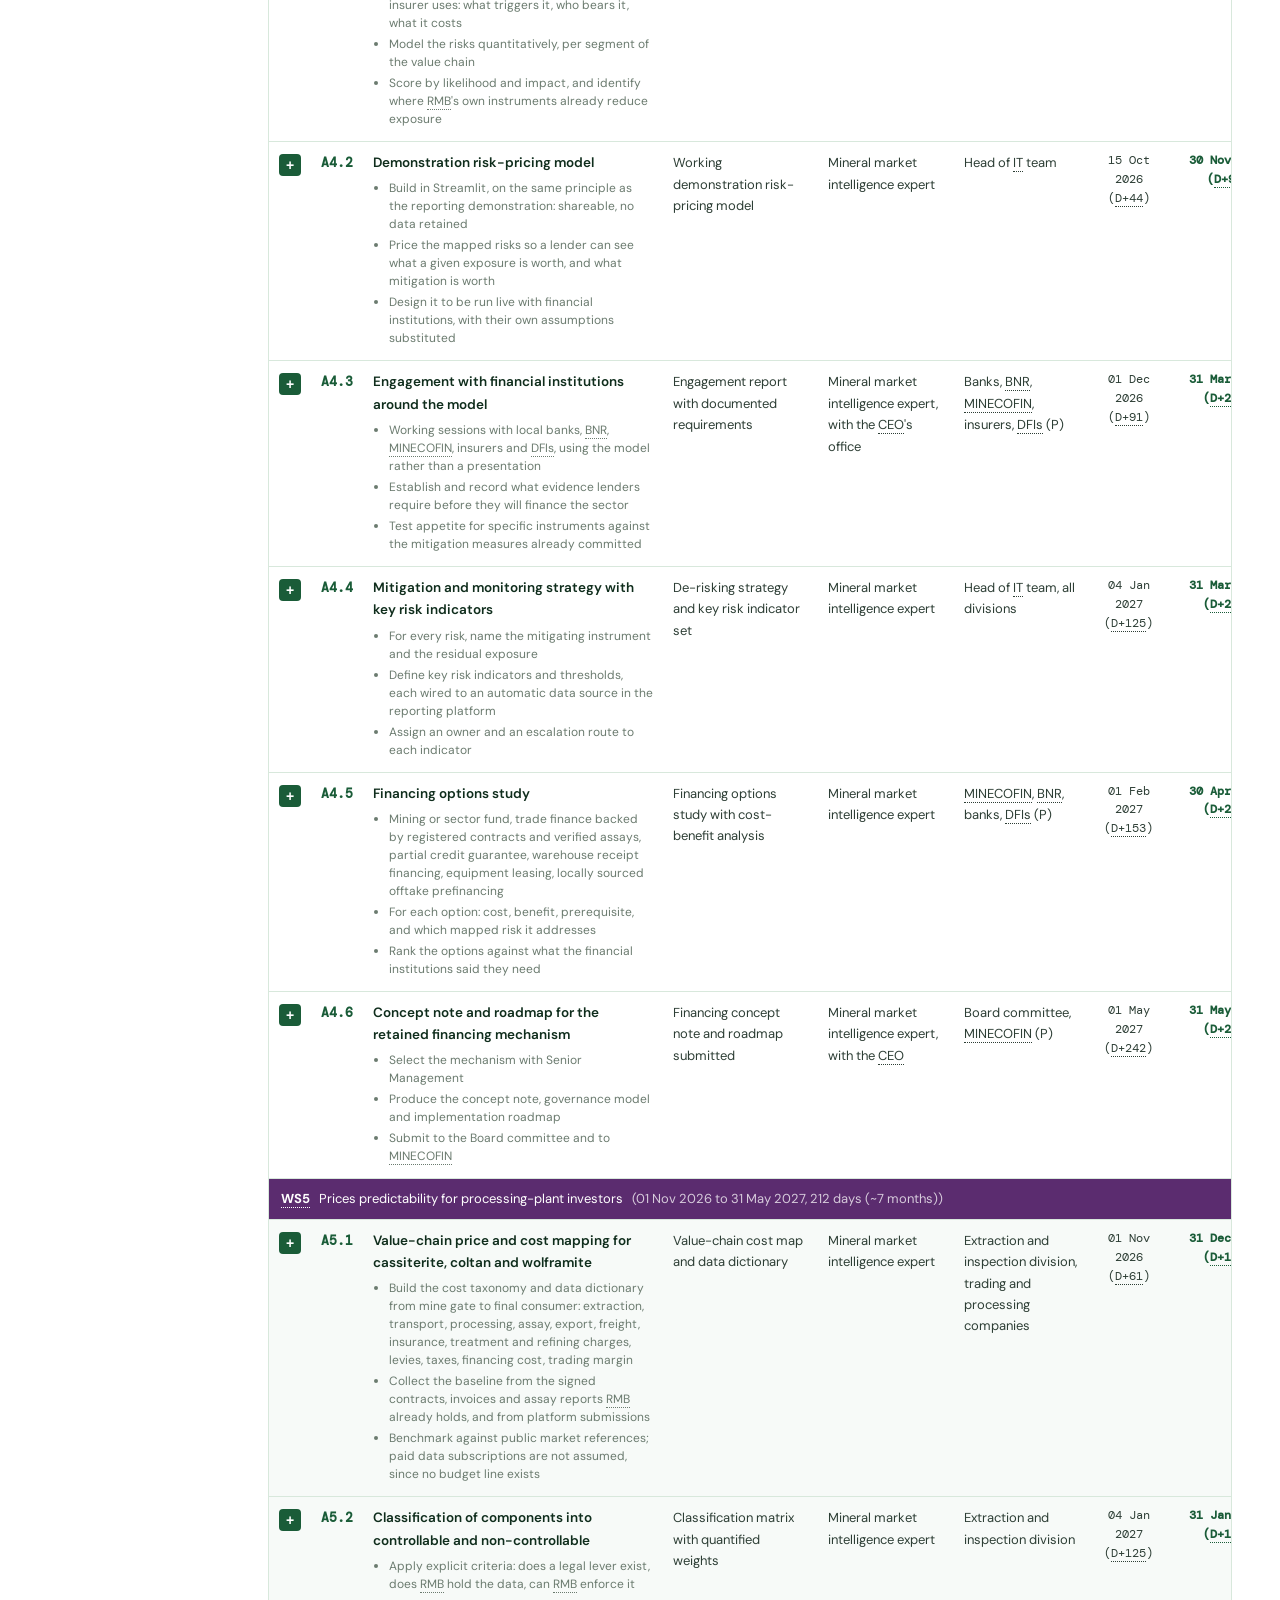
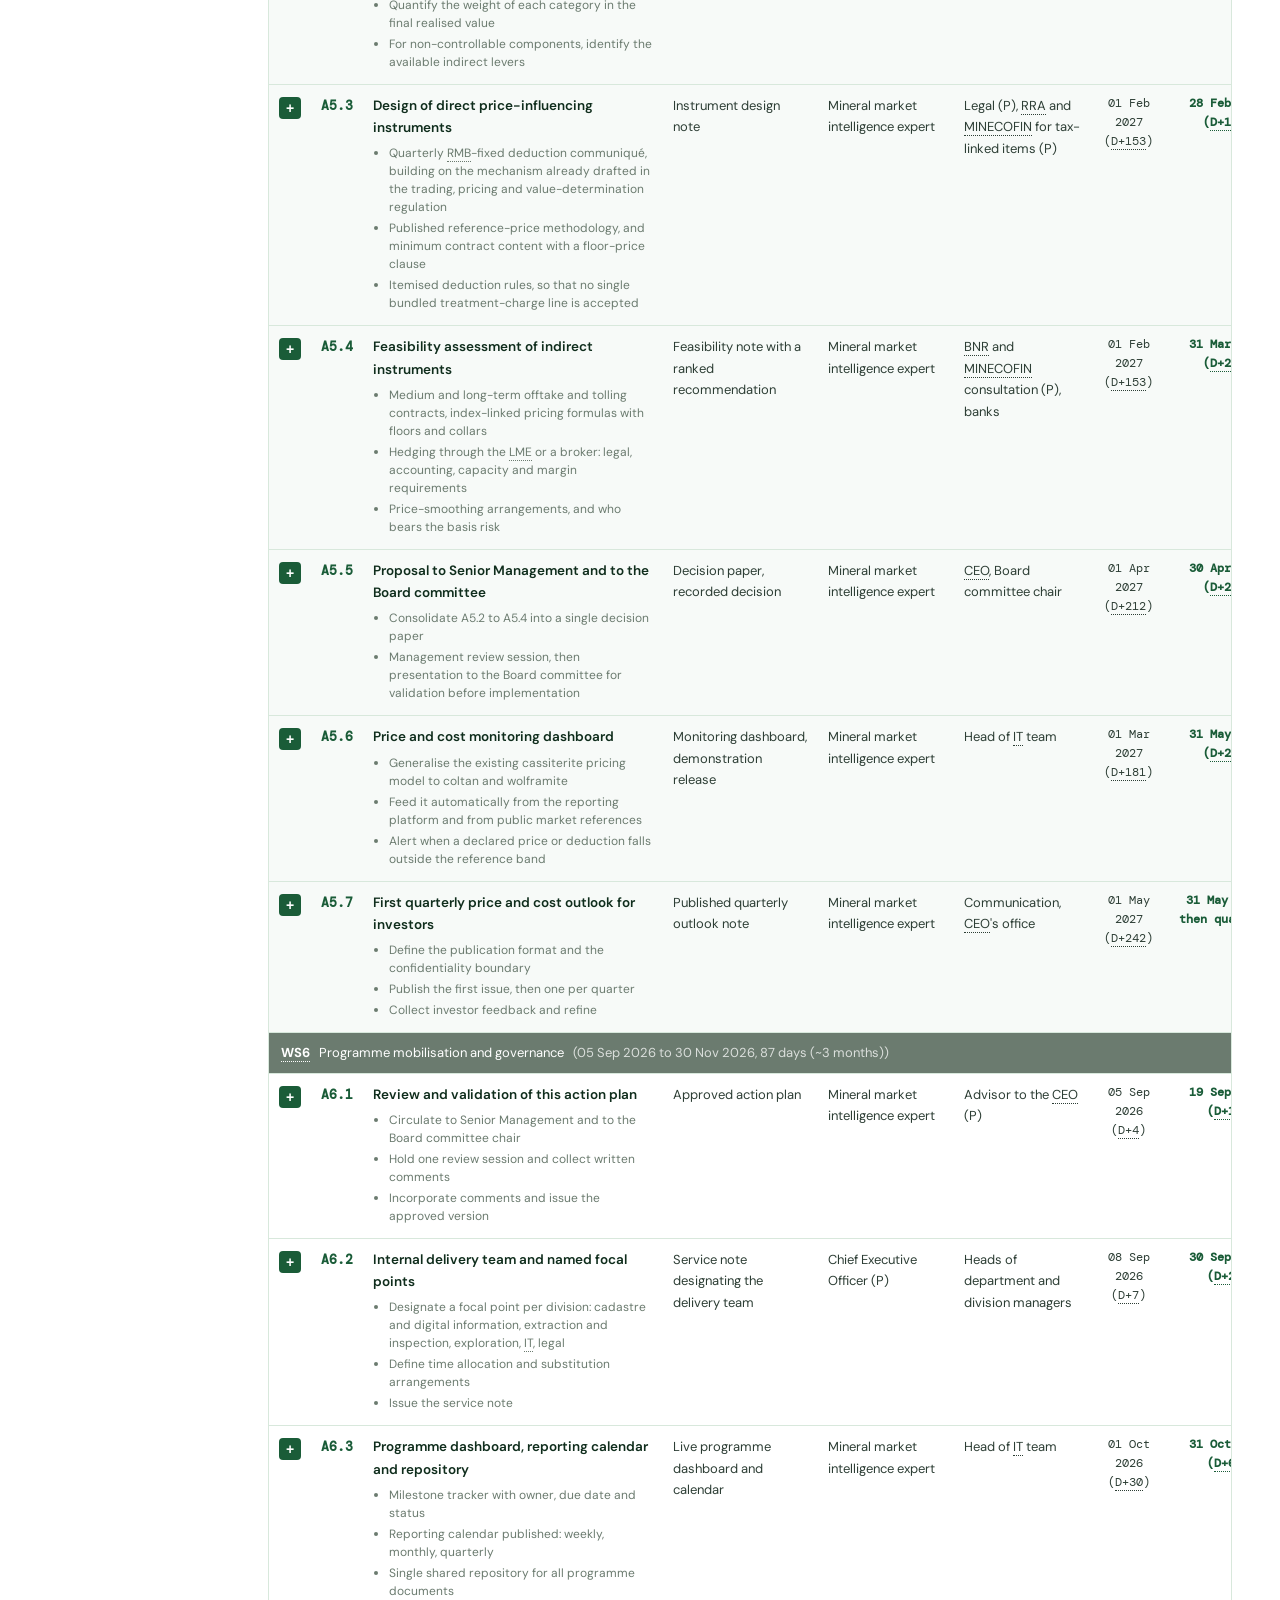
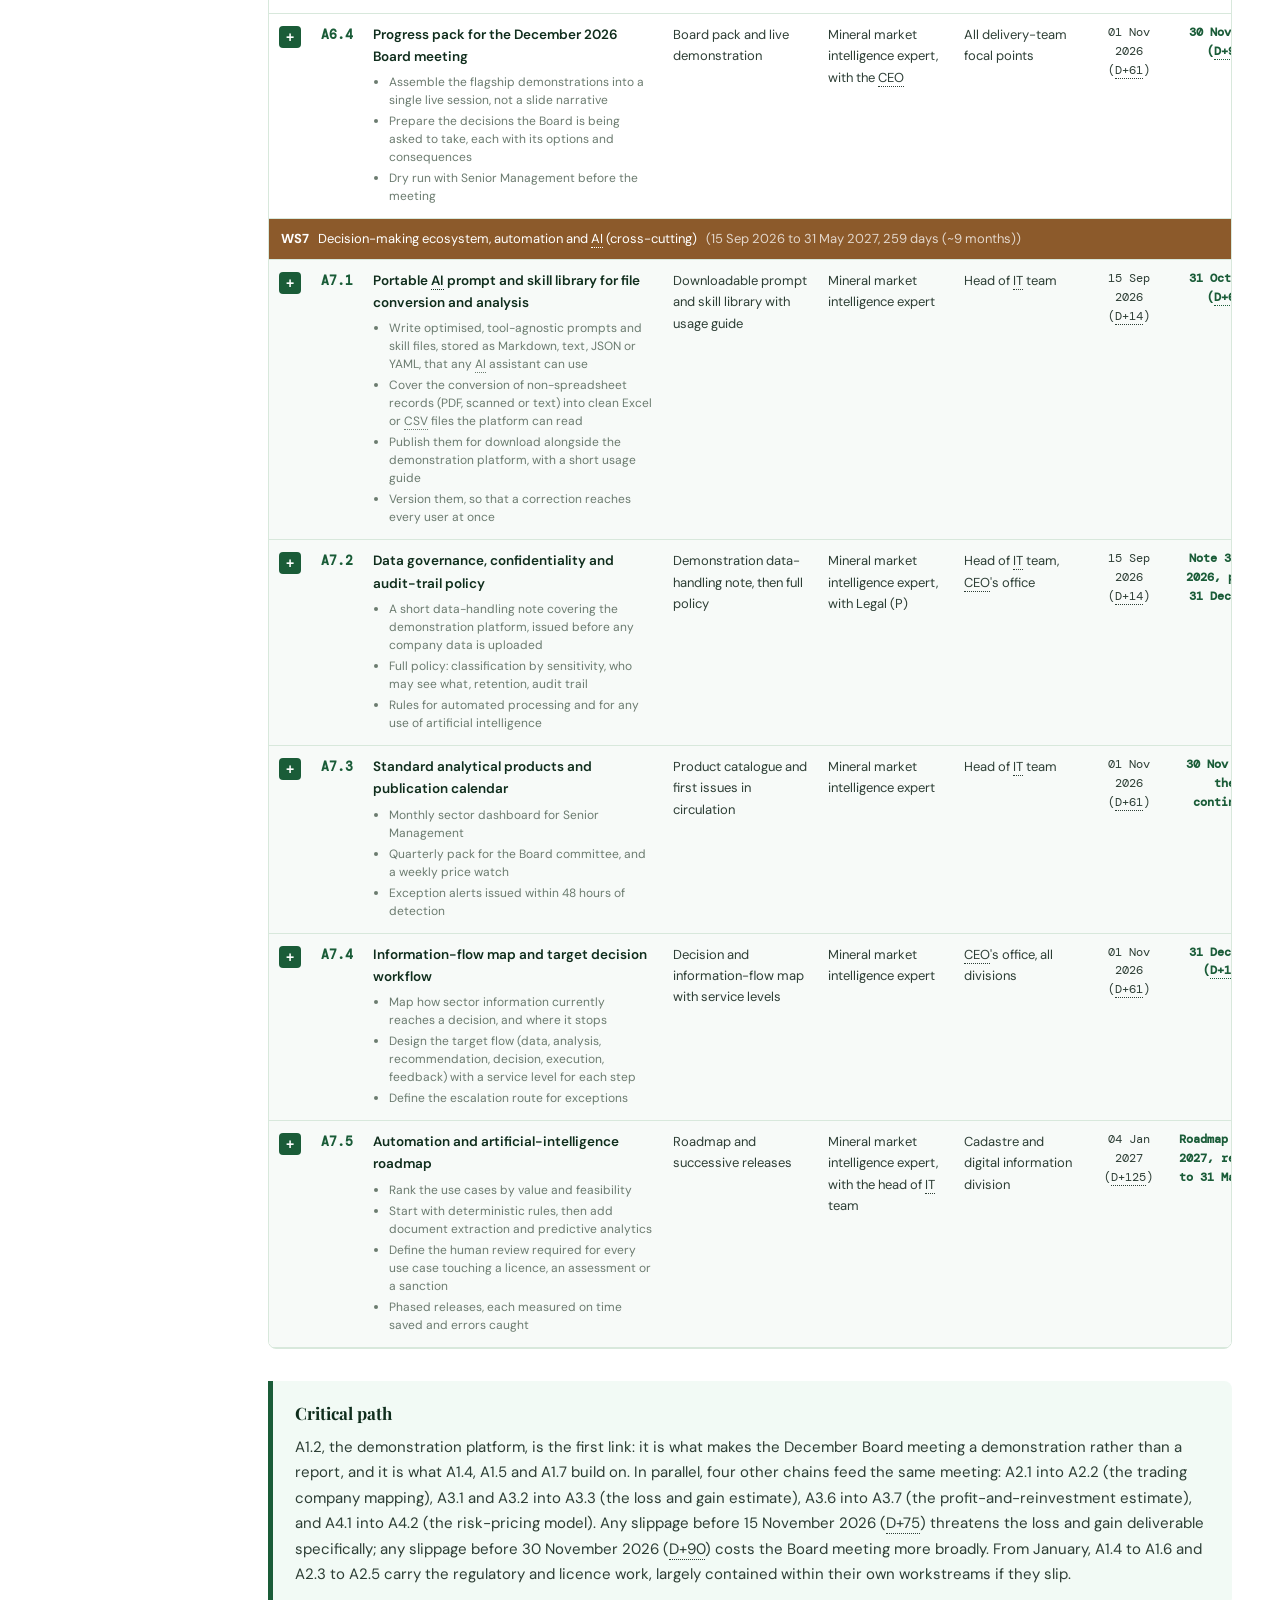
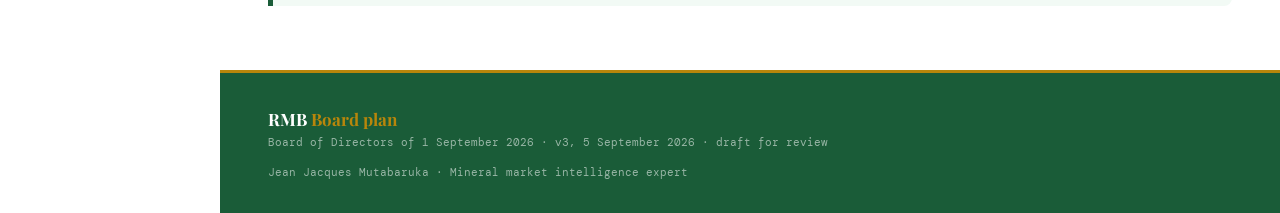
<file: action-plan.html>
<!DOCTYPE html>
<html lang="en">
<head>
<meta charset="UTF-8">
<meta name="viewport" content="width=device-width, initial-scale=1.0">
<title>Action plan — RMB Board plan, 1 September 2026</title>
<link rel="stylesheet" href="shared.css">
<link rel="stylesheet" href="plan.css">

</head>
<body>
<aside class="rmb-sidebar" id="rmb-sidebar">
  <div class="sb-logo-block">
    <div class="sb-logo">RMB<br>BoD</div>
    <div>
      <div class="sb-brand-main">RMB Board Plan</div>
      <div class="sb-brand-sub">1 September 2026</div>
    </div>
  </div>
  <nav class="sb-nav">
    <span class="sb-section-label">The plan</span>
    <a href="index.html">📄 Overview</a>
    <a href="action-plan.html" class="active">🗂 Action plan</a>
    <a href="schedule.html">📅 Schedule</a>
    <a href="governance.html">🏛 Governance</a>
    <a href="automation.html">🤖 Automation & AI</a>
    <a href="glossary.html">📖 Glossary</a>
    <div class="sb-divider"></div>
    <span class="sb-section-label">Demonstrations</span>
    <button class="sb-group-trigger" id="sb-demo-trigger" onclick="sbToggle(this)">
      <span>🔬 Demo tools</span><span class="sb-arrow">▾</span>
    </button>
    <div class="sb-group-items" id="sb-demo-items">
      <a href="https://rmb-mineral-pricing-tool.streamlit.app/" class="sb-sub" target="_blank" rel="noopener">📤 Reporting platform</a>
      <a href="https://rmb-mineral-pricing-tool.streamlit.app/" class="sb-sub" target="_blank" rel="noopener">📉 Risk-pricing model</a>
      <a href="https://rmb-mineral-pricing-tool.streamlit.app/" class="sb-sub" target="_blank" rel="noopener">💠 3T pricing tool</a>
    </div>
    <div class="sb-divider"></div>
    <span class="sb-section-label">Documents</span>
    <button class="sb-group-trigger" id="sb-doc-trigger" onclick="sbToggle(this)">
      <span>⬇ Download</span><span class="sb-arrow">▾</span>
    </button>
    <div class="sb-group-items" id="sb-doc-items">
      <a href="docs/RMB__BoD-2026-09-01_Action-plan_detailed.docx" class="sb-sub">📘 Detailed (Word)</a>
      <a href="docs/RMB__BoD-2026-09-01_Action-plan_detailed.pdf" class="sb-sub">📕 Detailed (PDF)</a>
      <a href="docs/RMB__BoD-2026-09-01_Action-plan_condensed.docx" class="sb-sub">📗 Condensed (Word)</a>
      <a href="docs/RMB__BoD-2026-09-01_Action-plan_condensed.pdf" class="sb-sub">📙 Condensed (PDF)</a>
    </div>
  </nav>
</aside>

<div class="sb-topbar">
  <div class="sb-topbar-logo">RMB<br>BoD</div>
  <div class="sb-topbar-title">RMB Board Plan</div>
  <button class="sb-hamburger" id="sb-hbg" onclick="sbMobileToggle()" aria-label="Menu">
    <span></span><span></span><span></span>
  </button>
</div>
<div class="sb-overlay" id="sb-overlay" onclick="sbMobileClose()"></div>
<div class="page-wrap">

<div class="hero">
  <div class="hero-bg-mesh"></div>
  <div class="hero-grid"></div>
  <div class="hero-content">
    <div class="eyebrow fade-up au-1">Action plan</div>
    <h1 class="hero-title fade-up au-2" style="white-space:normal">Forty-three activities, seven <span class="accent">workstreams</span></h1>
    <p class="hero-lead fade-up au-3">Every activity carries its sub-activities, its deliverable, a lead, the supporting parties, a start date, a due date, its duration and its dependencies. Select the green <strong>+</strong> on any row to read a fuller explanation of what the activity consists in and why it is there.</p>
    <p class="hero-meta fade-up au-4">Dates carry a day count: D+0 is 1 September 2026 · responsibilities marked (P) are proposals requiring confirmation</p>
    
  </div>
</div>

<div class="section">
  <div class="plan-controls">
    <button class="chip active" data-ws="all" onclick="wsFilter(this)">All workstreams</button>
    <button class="chip" data-ws="WS1" onclick="wsFilter(this)" title="Company oversight through enforced reporting"><span class="dot" style="background:#1A5C38"></span>WS1</button><button class="chip" data-ws="WS2" onclick="wsFilter(this)" title="Licence portfolio clean-up (mineral trading companies)"><span class="dot" style="background:#B8860B"></span>WS2</button><button class="chip" data-ws="WS3" onclick="wsFilter(this)" title="Quantification of losses and profit reinvestment"><span class="dot" style="background:#C00000"></span>WS3</button><button class="chip" data-ws="WS4" onclick="wsFilter(this)" title="Sector de-risking and financing framework"><span class="dot" style="background:#1B6CA8"></span>WS4</button><button class="chip" data-ws="WS5" onclick="wsFilter(this)" title="Prices predictability for processing-plant investors"><span class="dot" style="background:#5B2C6F"></span>WS5</button><button class="chip" data-ws="WS6" onclick="wsFilter(this)" title="Programme mobilisation and governance"><span class="dot" style="background:#6B7B6F"></span>WS6</button><button class="chip" data-ws="WS7" onclick="wsFilter(this)" title="Decision-making ecosystem, automation and AI (cross-cutting)"><span class="dot" style="background:#8C5A2B"></span>WS7</button>
    <input class="plan-search" id="plan-q" type="search" placeholder="Search activities" aria-label="Search activities" oninput="planSearch()">
    <span class="plan-count" id="plan-count"></span>
    <button class="chip" onclick="expandAll()">Expand all</button>
    <button class="chip" onclick="collapseAll()">Collapse all</button>
  </div>
  <div class="table-scroll">
    <table class="plan-table" id="plan">
      <thead><tr><th style="width:38px"></th><th>Ref.</th><th style="width:300px">Activity and sub-activities</th><th>Deliverable</th><th>Lead</th><th>Support</th><th>Start date</th><th>Due date</th><th>Duration</th><th>Depends on</th></tr></thead>
      <tbody><tr class="ws-row" data-ws="WS1"><td colspan="10" style="background:#1A5C38">
    <strong>WS1</strong> &nbsp; Company oversight through enforced reporting &nbsp; <span style="opacity:.75">(08 Sep 2026 to 31 May 2027, 266 days (~9 months))</span></td></tr>
<tr class="act-row" data-ws="WS1" data-search="a1.1 legal stocktake of existing reporting obligations inventory every reporting obligation in force across the mining laws, ministerial orders, regulations and licence conditions record for each: who reports, what, how often, to whom, and with what consequence separate obligations that exist in law but are not enforced from genuine gaps needing a new instrument before proposing any new obligation, establish exactly what the law already requires. much of the visibility rmb needs may already be legally owed and simply not enforced, in which case the answer is enforcement rather than legislation. this activity produces the register that the whole reporting framework is built on, and it is also the evidence base for the options paper: it is hard to argue that shareholding is necessary for access to information if the information is already legally due. obligations register and gap note mineral market intelligence expert legal (p), cadastre and digital information division">
  <td class="ctrl"><button class="xbtn" aria-expanded="false" aria-label="More detail" onclick="rowToggle(this)">+</button></td>
  <td class="c-ref">A1.1</td>
  <td class="c-act"><div class="act-title">Legal stocktake of existing reporting obligations</div>
    <ul class="act-subs"><li>Inventory every reporting obligation in force across the mining laws, ministerial orders, regulations and licence conditions</li><li>Record for each: who reports, what, how often, to whom, and with what consequence</li><li>Separate obligations that exist in law but are not enforced from genuine gaps needing a new instrument</li></ul></td>
  <td>Obligations register and gap note</td>
  <td>Mineral market intelligence expert</td>
  <td>Legal (P), cadastre and digital information division</td>
  <td class="c-num">22 Sep 2026 (D+21)</td>
  <td class="c-num c-due">31 Oct 2026 (D+60)</td>
  <td class="c-num">40 days (~1 month)</td>
  <td class="c-num">none</td>
</tr>
<tr class="detail-row" data-ws="WS1"><td colspan="10"><div class="detail-inner">
  <div class="detail-lab">What this activity consists in</div>
  <p>Before proposing any new obligation, establish exactly what the law already requires. Much of the visibility RMB needs may already be legally owed and simply not enforced, in which case the answer is enforcement rather than legislation. This activity produces the register that the whole reporting framework is built on, and it is also the evidence base for the options paper: it is hard to argue that shareholding is necessary for access to information if the information is already legally due.</p>
  <div class="detail-kv">
    <div><span>Deliverable</span><b>Obligations register and gap note</b></div>
    <div><span>Lead</span><b>Mineral market intelligence expert</b></div>
    <div><span>Support</span><b>Legal (P), cadastre and digital information division</b></div>
    <div><span>Starts</span><b>22 Sep 2026 (D+21)</b></div>
    <div><span>Ends</span><b>31 Oct 2026 (D+60)</b></div>
    <div><span>Duration</span><b>40 days (~1 month)</b></div>
    <div><span>Depends on</span><b>none</b></div>
  </div>
</div></td></tr>
<tr class="act-row" data-ws="WS1" data-search="a1.2 demonstration reporting and analysis platform build in streamlit: no data retained once the session ends, no hosting commitment, no budget required accept excel and csv templates, and pdf or text files, reusing the algorithms already written for the financial file formats used by rwandan companies return automated checks, analysis and written feedback to the company within minutes of upload run a demonstration with volunteer companies from each licensee category before the december board meeting the flagship december deliverable. a company opens a link, uploads its financial data, and gets automated checks, analysis and written feedback in minutes. it is built in streamlit precisely because that keeps it fast and free: nothing is hosted permanently, nothing is retained once the session ends, and no procurement or budget decision is needed to put it in front of the board. the algorithms for the financial file formats rwandan companies use already exist and are reused rather than rewritten. the purpose is not to be the final system; it is to prove that the approach works, so that the later decision on a permanent platform is taken on evidence. working demonstration platform mineral market intelligence expert head of it team, cadastre and digital information division">
  <td class="ctrl"><button class="xbtn" aria-expanded="false" aria-label="More detail" onclick="rowToggle(this)">+</button></td>
  <td class="c-ref">A1.2</td>
  <td class="c-act"><div class="act-title">Demonstration reporting and analysis platform</div>
    <ul class="act-subs"><li>Build in Streamlit: no data retained once the session ends, no hosting commitment, no budget required</li><li>Accept Excel and CSV templates, and PDF or text files, reusing the algorithms already written for the financial file formats used by Rwandan companies</li><li>Return automated checks, analysis and written feedback to the company within minutes of upload</li><li>Run a demonstration with volunteer companies from each licensee category before the December Board meeting</li></ul></td>
  <td>Working demonstration platform</td>
  <td>Mineral market intelligence expert</td>
  <td>Head of IT team, cadastre and digital information division</td>
  <td class="c-num">08 Sep 2026 (D+7)</td>
  <td class="c-num c-due">31 Oct 2026 (D+60)</td>
  <td class="c-num">54 days (~2 months)</td>
  <td class="c-num">none</td>
</tr>
<tr class="detail-row" data-ws="WS1"><td colspan="10"><div class="detail-inner">
  <div class="detail-lab">What this activity consists in</div>
  <p>The flagship December deliverable. A company opens a link, uploads its financial data, and gets automated checks, analysis and written feedback in minutes. It is built in Streamlit precisely because that keeps it fast and free: nothing is hosted permanently, nothing is retained once the session ends, and no procurement or budget decision is needed to put it in front of the Board. The algorithms for the financial file formats Rwandan companies use already exist and are reused rather than rewritten. The purpose is not to be the final system; it is to prove that the approach works, so that the later decision on a permanent platform is taken on evidence.</p>
  <div class="detail-kv">
    <div><span>Deliverable</span><b>Working demonstration platform</b></div>
    <div><span>Lead</span><b>Mineral market intelligence expert</b></div>
    <div><span>Support</span><b>Head of IT team, cadastre and digital information division</b></div>
    <div><span>Starts</span><b>08 Sep 2026 (D+7)</b></div>
    <div><span>Ends</span><b>31 Oct 2026 (D+60)</b></div>
    <div><span>Duration</span><b>54 days (~2 months)</b></div>
    <div><span>Depends on</span><b>none</b></div>
  </div>
</div></td></tr>
<tr class="act-row" data-ws="WS1" data-search="a1.3 options paper on access to company information compare the three options on explicit criteria: legal basis, equal treatment of operators, cost to the state, conflict of interest where a regulator holds equity, speed, enforceability, and the quality of information actually obtained document the practical difficulty of defining a threshold for an important company, and its equal-treatment consequences recommend with the reasoning fully exposed, and present to senior management then to the board committee the board chair proposed state shareholding as the route to company information. rather than opposing that position, this paper places shareholding, regulatory reporting and a hybrid side by side against criteria stated in advance, and lets the board arbitrate. it also documents a practical difficulty that is easy to miss: defining which companies are important enough to warrant a state stake requires a threshold, and any threshold treats operators unequally and invites dispute. reporting applies to everyone at the same level. whichever option the board retains, the reporting framework designed in this workstream remains necessary. options paper and board presentation mineral market intelligence expert legal (p), ceo">
  <td class="ctrl"><button class="xbtn" aria-expanded="false" aria-label="More detail" onclick="rowToggle(this)">+</button></td>
  <td class="c-ref">A1.3</td>
  <td class="c-act"><div class="act-title">Options paper on access to company information</div>
    <ul class="act-subs"><li>Compare the three options on explicit criteria: legal basis, equal treatment of operators, cost to the State, conflict of interest where a regulator holds equity, speed, enforceability, and the quality of information actually obtained</li><li>Document the practical difficulty of defining a threshold for an important company, and its equal-treatment consequences</li><li>Recommend with the reasoning fully exposed, and present to Senior Management then to the Board committee</li></ul></td>
  <td>Options paper and Board presentation</td>
  <td>Mineral market intelligence expert</td>
  <td>Legal (P), CEO</td>
  <td class="c-num">15 Oct 2026 (D+44)</td>
  <td class="c-num c-due">15 Nov 2026, Board in Dec 2026</td>
  <td class="c-num">32 days (~1 month)</td>
  <td class="c-num">A1.1</td>
</tr>
<tr class="detail-row" data-ws="WS1"><td colspan="10"><div class="detail-inner">
  <div class="detail-lab">What this activity consists in</div>
  <p>The Board Chair proposed State shareholding as the route to company information. Rather than opposing that position, this paper places shareholding, regulatory reporting and a hybrid side by side against criteria stated in advance, and lets the Board arbitrate. It also documents a practical difficulty that is easy to miss: defining which companies are important enough to warrant a State stake requires a threshold, and any threshold treats operators unequally and invites dispute. Reporting applies to everyone at the same level. Whichever option the Board retains, the reporting framework designed in this workstream remains necessary.</p>
  <div class="detail-kv">
    <div><span>Deliverable</span><b>Options paper and Board presentation</b></div>
    <div><span>Lead</span><b>Mineral market intelligence expert</b></div>
    <div><span>Support</span><b>Legal (P), CEO</b></div>
    <div><span>Starts</span><b>15 Oct 2026 (D+44)</b></div>
    <div><span>Ends</span><b>15 Nov 2026 (D+75)</b></div>
    <div><span>Duration</span><b>32 days (~1 month)</b></div>
    <div><span>Depends on</span><b>A1.1</b></div>
  </div>
</div></td></tr>
<tr class="act-row" data-ws="WS1" data-search="a1.4 reporting framework by licensee category minimum data set for each category: exploration, mining and extraction, processing, trading, assay laboratories, transport and logistics frequency, deadline, format and file schema per category, informed by what the demonstration showed companies can actually produce incorporate the profit-and-reinvestment fields proposed under a3.6, so cash-in and cash-out data becomes part of routine reporting confidentiality tiers, and graduated consequences for late or absent submission what each category of licensee must report, how often, in what format, and what happens if it does not. the framework is written after the demonstration platform has run, deliberately: the pilot shows what companies can actually produce, so the obligation is calibrated to reality rather than to an ideal. confidentiality tiers are defined at the same time, because an operator will not report accurately into a system whose disclosure rules are unclear. the profit-and-reinvestment fields proposed under a3.6 are incorporated here, so that cash-in and cash-out visibility becomes part of routine reporting rather than a separate, one-off request. reporting framework and templates mineral market intelligence expert all technical divisions, legal (p)">
  <td class="ctrl"><button class="xbtn" aria-expanded="false" aria-label="More detail" onclick="rowToggle(this)">+</button></td>
  <td class="c-ref">A1.4</td>
  <td class="c-act"><div class="act-title">Reporting framework by licensee category</div>
    <ul class="act-subs"><li>Minimum data set for each category: exploration, mining and extraction, processing, trading, assay laboratories, transport and logistics</li><li>Frequency, deadline, format and file schema per category, informed by what the demonstration showed companies can actually produce</li><li>Incorporate the profit-and-reinvestment fields proposed under A3.6, so cash-in and cash-out data becomes part of routine reporting</li><li>Confidentiality tiers, and graduated consequences for late or absent submission</li></ul></td>
  <td>Reporting framework and templates</td>
  <td>Mineral market intelligence expert</td>
  <td>All technical divisions, Legal (P)</td>
  <td class="c-num">01 Nov 2026 (D+61)</td>
  <td class="c-num c-due">15 Dec 2026 (D+105)</td>
  <td class="c-num">45 days (~1 month)</td>
  <td class="c-num">A1.1, A1.2, A3.6</td>
</tr>
<tr class="detail-row" data-ws="WS1"><td colspan="10"><div class="detail-inner">
  <div class="detail-lab">What this activity consists in</div>
  <p>What each category of licensee must report, how often, in what format, and what happens if it does not. The framework is written after the demonstration platform has run, deliberately: the pilot shows what companies can actually produce, so the obligation is calibrated to reality rather than to an ideal. Confidentiality tiers are defined at the same time, because an operator will not report accurately into a system whose disclosure rules are unclear. The profit-and-reinvestment fields proposed under A3.6 are incorporated here, so that cash-in and cash-out visibility becomes part of routine reporting rather than a separate, one-off request.</p>
  <div class="detail-kv">
    <div><span>Deliverable</span><b>Reporting framework and templates</b></div>
    <div><span>Lead</span><b>Mineral market intelligence expert</b></div>
    <div><span>Support</span><b>All technical divisions, Legal (P)</b></div>
    <div><span>Starts</span><b>01 Nov 2026 (D+61)</b></div>
    <div><span>Ends</span><b>15 Dec 2026 (D+105)</b></div>
    <div><span>Duration</span><b>45 days (~1 month)</b></div>
    <div><span>Depends on</span><b>A1.1, A1.2, A3.6</b></div>
  </div>
</div></td></tr>
<tr class="act-row" data-ws="WS1" data-search="a1.5 automated validation and analysis layer completeness, consistency and arithmetic checks applied at upload, with immediate feedback to the sender anomaly detection: outlier grades, prices outside the reference band, tonnage imbalances, duplicated documents, patterns typical of a dormant holder cross-source reconciliation against assay reports, invoices and, where data-sharing allows, rra and bnr records aggregated indicators feeding ws2, ws4 and ws5 the layer that turns submitted files into findings without a person reading them. deterministic checks run at upload so the company corrects its own errors before the data enters rmb's systems. anomaly detection then flags what deserves a human look: grades inconsistent with the deposit, prices outside the reference band, tonnage that does not balance, documents that duplicate one another. cross-source reconciliation compares what a company declared in one channel against what it declared in another. the same engine feeds the licence work, the risk indicators and the price monitoring, which is why it is built once rather than three times. validation and analysis layer, first release then full mineral market intelligence expert head of it team">
  <td class="ctrl"><button class="xbtn" aria-expanded="false" aria-label="More detail" onclick="rowToggle(this)">+</button></td>
  <td class="c-ref">A1.5</td>
  <td class="c-act"><div class="act-title">Automated validation and analysis layer</div>
    <ul class="act-subs"><li>Completeness, consistency and arithmetic checks applied at upload, with immediate feedback to the sender</li><li>Anomaly detection: outlier grades, prices outside the reference band, tonnage imbalances, duplicated documents, patterns typical of a dormant holder</li><li>Cross-source reconciliation against assay reports, invoices and, where data-sharing allows, RRA and BNR records</li><li>Aggregated indicators feeding WS2, WS4 and WS5</li></ul></td>
  <td>Validation and analysis layer, first release then full</td>
  <td>Mineral market intelligence expert</td>
  <td>Head of IT team</td>
  <td class="c-num">01 Oct 2026 (D+30)</td>
  <td class="c-num c-due">First release 30 Nov 2026, full 31 Mar 2027</td>
  <td class="c-num">182 days (~6 months)</td>
  <td class="c-num">A1.2</td>
</tr>
<tr class="detail-row" data-ws="WS1"><td colspan="10"><div class="detail-inner">
  <div class="detail-lab">What this activity consists in</div>
  <p>The layer that turns submitted files into findings without a person reading them. Deterministic checks run at upload so the company corrects its own errors before the data enters RMB's systems. Anomaly detection then flags what deserves a human look: grades inconsistent with the deposit, prices outside the reference band, tonnage that does not balance, documents that duplicate one another. Cross-source reconciliation compares what a company declared in one channel against what it declared in another. The same engine feeds the licence work, the risk indicators and the price monitoring, which is why it is built once rather than three times.</p>
  <div class="detail-kv">
    <div><span>Deliverable</span><b>Validation and analysis layer, first release then full</b></div>
    <div><span>Lead</span><b>Mineral market intelligence expert</b></div>
    <div><span>Support</span><b>Head of IT team</b></div>
    <div><span>Starts</span><b>01 Oct 2026 (D+30)</b></div>
    <div><span>Ends</span><b>31 Mar 2027 (D+211)</b></div>
    <div><span>Duration</span><b>182 days (~6 months)</b></div>
    <div><span>Depends on</span><b>A1.2</b></div>
  </div>
</div></td></tr>
<tr class="act-row" data-ws="WS1" data-search="a1.6 legal instrument making the reporting framework binding draft the regulation or directive, including revised frequencies where the current ones are insufficient align with the regulations already drafted on assay, grade, trading and pricing consult operators, then submit through the approval circuit a reporting framework that is not enforceable is a request, and requests are answered by the companies that were already cooperating. this activity turns the framework into a regulation or directive, revising frequencies where the current ones are insufficient, and aligns it with the regulations already drafted on assay, grade, trading and pricing so that the sector faces one coherent set of rules rather than several. operators are consulted before adoption, which costs a few weeks and buys compliance. draft instrument submitted for approval legal (p), with the mineral market intelligence expert ceo, board committee">
  <td class="ctrl"><button class="xbtn" aria-expanded="false" aria-label="More detail" onclick="rowToggle(this)">+</button></td>
  <td class="c-ref">A1.6</td>
  <td class="c-act"><div class="act-title">Legal instrument making the reporting framework binding</div>
    <ul class="act-subs"><li>Draft the regulation or directive, including revised frequencies where the current ones are insufficient</li><li>Align with the regulations already drafted on assay, grade, trading and pricing</li><li>Consult operators, then submit through the approval circuit</li></ul></td>
  <td>Draft instrument submitted for approval</td>
  <td>Legal (P), with the mineral market intelligence expert</td>
  <td>CEO, Board committee</td>
  <td class="c-num">16 Dec 2026 (D+106)</td>
  <td class="c-num c-due">Draft 31 Jan 2027, submitted 31 Mar 2027</td>
  <td class="c-num">106 days (~3 months)</td>
  <td class="c-num">A1.4</td>
</tr>
<tr class="detail-row" data-ws="WS1"><td colspan="10"><div class="detail-inner">
  <div class="detail-lab">What this activity consists in</div>
  <p>A reporting framework that is not enforceable is a request, and requests are answered by the companies that were already cooperating. This activity turns the framework into a regulation or directive, revising frequencies where the current ones are insufficient, and aligns it with the regulations already drafted on assay, grade, trading and pricing so that the sector faces one coherent set of rules rather than several. Operators are consulted before adoption, which costs a few weeks and buys compliance.</p>
  <div class="detail-kv">
    <div><span>Deliverable</span><b>Draft instrument submitted for approval</b></div>
    <div><span>Lead</span><b>Legal (P), with the mineral market intelligence expert</b></div>
    <div><span>Support</span><b>CEO, Board committee</b></div>
    <div><span>Starts</span><b>16 Dec 2026 (D+106)</b></div>
    <div><span>Ends</span><b>31 Mar 2027 (D+211)</b></div>
    <div><span>Duration</span><b>106 days (~3 months)</b></div>
    <div><span>Depends on</span><b>A1.4</b></div>
  </div>
</div></td></tr>
<tr class="act-row" data-ws="WS1" data-search="a1.7 decision paper on a permanent reporting platform present what the demonstration proved and what it could not, with measured usage from the pilot set out hosting, data-protection and legal requirements for a permanent system, and the options for meeting them cost the options and identify the budget route, since no budget line exists today seek the board's decision, and specify the retained option if approved tabled in the same december session as the demonstration, so the board decides while it has just seen the tool work. the paper is explicit about what the demonstration proved and what it could not: a session-only streamlit tool cannot serve every licensee at once, cannot retain a history, and carries no support arrangement. it sets out the hosting, data-protection and legal requirements of a permanent system, costs the options, and identifies a budget route, since no budget line exists today. if the board approves, the retained option is specified by the end of may. decision paper, specification if approved mineral market intelligence expert, with the ceo head of it team, spiu coordinator, legal (p)">
  <td class="ctrl"><button class="xbtn" aria-expanded="false" aria-label="More detail" onclick="rowToggle(this)">+</button></td>
  <td class="c-ref">A1.7</td>
  <td class="c-act"><div class="act-title">Decision paper on a permanent reporting platform</div>
    <ul class="act-subs"><li>Present what the demonstration proved and what it could not, with measured usage from the pilot</li><li>Set out hosting, data-protection and legal requirements for a permanent system, and the options for meeting them</li><li>Cost the options and identify the budget route, since no budget line exists today</li><li>Seek the Board's decision, and specify the retained option if approved</li></ul></td>
  <td>Decision paper, specification if approved</td>
  <td>Mineral market intelligence expert, with the CEO</td>
  <td>Head of IT team, SPIU coordinator, Legal (P)</td>
  <td class="c-num">01 Dec 2026 (D+91)</td>
  <td class="c-num c-due">Paper Dec 2026, specification 31 May 2027</td>
  <td class="c-num">182 days (~6 months)</td>
  <td class="c-num">A1.2, A1.5</td>
</tr>
<tr class="detail-row" data-ws="WS1"><td colspan="10"><div class="detail-inner">
  <div class="detail-lab">What this activity consists in</div>
  <p>Tabled in the same December session as the demonstration, so the Board decides while it has just seen the tool work. The paper is explicit about what the demonstration proved and what it could not: a session-only Streamlit tool cannot serve every licensee at once, cannot retain a history, and carries no support arrangement. It sets out the hosting, data-protection and legal requirements of a permanent system, costs the options, and identifies a budget route, since no budget line exists today. If the Board approves, the retained option is specified by the end of May.</p>
  <div class="detail-kv">
    <div><span>Deliverable</span><b>Decision paper, specification if approved</b></div>
    <div><span>Lead</span><b>Mineral market intelligence expert, with the CEO</b></div>
    <div><span>Support</span><b>Head of IT team, SPIU coordinator, Legal (P)</b></div>
    <div><span>Starts</span><b>01 Dec 2026 (D+91)</b></div>
    <div><span>Ends</span><b>31 May 2027 (D+272)</b></div>
    <div><span>Duration</span><b>182 days (~6 months)</b></div>
    <div><span>Depends on</span><b>A1.2, A1.5</b></div>
  </div>
</div></td></tr>
<tr class="act-row" data-ws="WS1" data-search="a1.8 capacity building for rmb officers and reporting entities user guides and reporting instructions per category, including how to use the ai prompt library training sessions for operators, by category and by region internal training for rmb officers, and a helpdesk channel uniform enforcement is only fair if compliance is genuinely achievable, and it is only achievable if companies know what is expected and how to produce it. guides per category, training by category and by region, and a helpdesk channel lower the cost of compliance at the same time as the obligation rises. internal training matters equally: officers who do not trust the analytics will keep doing the work by hand. guides published, training delivered, helpdesk live mineral market intelligence expert all divisions, communication">
  <td class="ctrl"><button class="xbtn" aria-expanded="false" aria-label="More detail" onclick="rowToggle(this)">+</button></td>
  <td class="c-ref">A1.8</td>
  <td class="c-act"><div class="act-title">Capacity building for RMB officers and reporting entities</div>
    <ul class="act-subs"><li>User guides and reporting instructions per category, including how to use the AI prompt library</li><li>Training sessions for operators, by category and by region</li><li>Internal training for RMB officers, and a helpdesk channel</li></ul></td>
  <td>Guides published, training delivered, helpdesk live</td>
  <td>Mineral market intelligence expert</td>
  <td>All divisions, communication</td>
  <td class="c-num">04 Jan 2027 (D+125)</td>
  <td class="c-num c-due">31 May 2027 (D+272)</td>
  <td class="c-num">148 days (~5 months)</td>
  <td class="c-num">A1.4</td>
</tr>
<tr class="detail-row" data-ws="WS1"><td colspan="10"><div class="detail-inner">
  <div class="detail-lab">What this activity consists in</div>
  <p>Uniform enforcement is only fair if compliance is genuinely achievable, and it is only achievable if companies know what is expected and how to produce it. Guides per category, training by category and by region, and a helpdesk channel lower the cost of compliance at the same time as the obligation rises. Internal training matters equally: officers who do not trust the analytics will keep doing the work by hand.</p>
  <div class="detail-kv">
    <div><span>Deliverable</span><b>Guides published, training delivered, helpdesk live</b></div>
    <div><span>Lead</span><b>Mineral market intelligence expert</b></div>
    <div><span>Support</span><b>All divisions, communication</b></div>
    <div><span>Starts</span><b>04 Jan 2027 (D+125)</b></div>
    <div><span>Ends</span><b>31 May 2027 (D+272)</b></div>
    <div><span>Duration</span><b>148 days (~5 months)</b></div>
    <div><span>Depends on</span><b>A1.4</b></div>
  </div>
</div></td></tr><tr class="ws-row" data-ws="WS2"><td colspan="10" style="background:#B8860B">
    <strong>WS2</strong> &nbsp; Licence portfolio clean-up (mineral trading companies) &nbsp; <span style="opacity:.75">(22 Sep 2026 to 31 May 2027, 252 days (~8 months))</span></td></tr>
<tr class="act-row" data-ws="WS2" data-search="a2.1 activity and dormancy criteria for mineral trading licences measurable thresholds for trading licences: export volume or value, reporting compliance, payment of fees, presence of genuine commercial activity legitimate exceptions such as force majeure or authorised suspension, and how they are evidenced submit the criteria grid for approval so that it is public and contestable scope is deliberately limited to mineral trading companies for this first cycle. trading is where the pricing and receivables problems already documented in rmb's contract review concentrate, the population is small enough to complete rather than merely begin, and the data needed to judge activity already exists in export and payment records. criteria are measurable and published in advance, so that a holder can see the standard it is being judged against and contest it if it is wrong, which is what makes the later revocations defensible. other licence categories follow once this cycle has proved itself. approved criteria grid for trading licences cadastre and digital information division (p), with the mineral market intelligence expert extraction and inspection division, legal (p)">
  <td class="ctrl"><button class="xbtn" aria-expanded="false" aria-label="More detail" onclick="rowToggle(this)">+</button></td>
  <td class="c-ref">A2.1</td>
  <td class="c-act"><div class="act-title">Activity and dormancy criteria for mineral trading licences</div>
    <ul class="act-subs"><li>Measurable thresholds for trading licences: export volume or value, reporting compliance, payment of fees, presence of genuine commercial activity</li><li>Legitimate exceptions such as force majeure or authorised suspension, and how they are evidenced</li><li>Submit the criteria grid for approval so that it is public and contestable</li></ul></td>
  <td>Approved criteria grid for trading licences</td>
  <td>Cadastre and digital information division (P), with the mineral market intelligence expert</td>
  <td>Extraction and inspection division, Legal (P)</td>
  <td class="c-num">22 Sep 2026 (D+21)</td>
  <td class="c-num c-due">31 Oct 2026 (D+60)</td>
  <td class="c-num">40 days (~1 month)</td>
  <td class="c-num">none</td>
</tr>
<tr class="detail-row" data-ws="WS2"><td colspan="10"><div class="detail-inner">
  <div class="detail-lab">What this activity consists in</div>
  <p>Scope is deliberately limited to mineral trading companies for this first cycle. Trading is where the pricing and receivables problems already documented in RMB's contract review concentrate, the population is small enough to complete rather than merely begin, and the data needed to judge activity already exists in export and payment records. Criteria are measurable and published in advance, so that a holder can see the standard it is being judged against and contest it if it is wrong, which is what makes the later revocations defensible. Other licence categories follow once this cycle has proved itself.</p>
  <div class="detail-kv">
    <div><span>Deliverable</span><b>Approved criteria grid for trading licences</b></div>
    <div><span>Lead</span><b>Cadastre and digital information division (P), with the mineral market intelligence expert</b></div>
    <div><span>Support</span><b>Extraction and inspection division, Legal (P)</b></div>
    <div><span>Starts</span><b>22 Sep 2026 (D+21)</b></div>
    <div><span>Ends</span><b>31 Oct 2026 (D+60)</b></div>
    <div><span>Duration</span><b>40 days (~1 month)</b></div>
    <div><span>Depends on</span><b>none</b></div>
  </div>
</div></td></tr>
<tr class="act-row" data-ws="WS2" data-search="a2.2 mapping of mineral trading companies classify every licensed mineral trading company by activity level, from very active to inactive, against the a2.1 criteria classify by cash-flow movement, cash in against cash out, to distinguish a company that is quiet from one that is empty classify by compliance with mandatory reporting produce the list of holders to be reminded of their obligations a december board deliverable, and the first time the trading population is described in figures rather than impressions. each company is placed on three independent axes: how active it is against the published criteria, what its cash actually does (money in against money out, which separates a company that is quiet from one that is empty), and whether it reports as required. a company can look dormant on one axis and be perfectly legitimate on another, which is exactly why one axis is not enough. the output is a list of holders to be reminded of their obligations, not a list of licences to be cancelled. trading company mapping and reminder list mineral market intelligence expert, with the cadastre and digital information division extraction and inspection division, head of it team">
  <td class="ctrl"><button class="xbtn" aria-expanded="false" aria-label="More detail" onclick="rowToggle(this)">+</button></td>
  <td class="c-ref">A2.2</td>
  <td class="c-act"><div class="act-title">Mapping of mineral trading companies</div>
    <ul class="act-subs"><li>Classify every licensed mineral trading company by activity level, from very active to inactive, against the A2.1 criteria</li><li>Classify by cash-flow movement, cash in against cash out, to distinguish a company that is quiet from one that is empty</li><li>Classify by compliance with mandatory reporting</li><li>Produce the list of holders to be reminded of their obligations</li></ul></td>
  <td>Trading company mapping and reminder list</td>
  <td>Mineral market intelligence expert, with the cadastre and digital information division</td>
  <td>Extraction and inspection division, head of IT team</td>
  <td class="c-num">15 Oct 2026 (D+44)</td>
  <td class="c-num c-due">30 Nov 2026 (D+90)</td>
  <td class="c-num">47 days (~2 months)</td>
  <td class="c-num">A2.1</td>
</tr>
<tr class="detail-row" data-ws="WS2"><td colspan="10"><div class="detail-inner">
  <div class="detail-lab">What this activity consists in</div>
  <p>A December Board deliverable, and the first time the trading population is described in figures rather than impressions. Each company is placed on three independent axes: how active it is against the published criteria, what its cash actually does (money in against money out, which separates a company that is quiet from one that is empty), and whether it reports as required. A company can look dormant on one axis and be perfectly legitimate on another, which is exactly why one axis is not enough. The output is a list of holders to be reminded of their obligations, not a list of licences to be cancelled.</p>
  <div class="detail-kv">
    <div><span>Deliverable</span><b>Trading company mapping and reminder list</b></div>
    <div><span>Lead</span><b>Mineral market intelligence expert, with the cadastre and digital information division</b></div>
    <div><span>Support</span><b>Extraction and inspection division, head of IT team</b></div>
    <div><span>Starts</span><b>15 Oct 2026 (D+44)</b></div>
    <div><span>Ends</span><b>30 Nov 2026 (D+90)</b></div>
    <div><span>Duration</span><b>47 days (~2 months)</b></div>
    <div><span>Depends on</span><b>A2.1</b></div>
  </div>
</div></td></tr>
<tr class="act-row" data-ws="WS2" data-search="a2.3 legal review of grounds and due process confirm the statutory grounds for warning, suspension and revocation, and the competent rmb organ that recommends to the ceo define the procedure, cure periods and rights of reply produce the standard notification letters every revocation that is overturned on procedure damages the credibility of the whole exercise, and one overturned decision is enough to make the next twenty contestable. this activity confirms the statutory grounds, fixes the procedure and cure periods, establishes the right of reply, and identifies precisely which rmb organ recommends to the ceo. the standard letters are drafted here so that the warning cycle does not improvise them under time pressure. due-process note and standard letters legal (p) cadastre and digital information division">
  <td class="ctrl"><button class="xbtn" aria-expanded="false" aria-label="More detail" onclick="rowToggle(this)">+</button></td>
  <td class="c-ref">A2.3</td>
  <td class="c-act"><div class="act-title">Legal review of grounds and due process</div>
    <ul class="act-subs"><li>Confirm the statutory grounds for warning, suspension and revocation, and the competent RMB organ that recommends to the CEO</li><li>Define the procedure, cure periods and rights of reply</li><li>Produce the standard notification letters</li></ul></td>
  <td>Due-process note and standard letters</td>
  <td>Legal (P)</td>
  <td>Cadastre and digital information division</td>
  <td class="c-num">01 Nov 2026 (D+61)</td>
  <td class="c-num c-due">15 Dec 2026 (D+105)</td>
  <td class="c-num">45 days (~1 month)</td>
  <td class="c-num">A2.1</td>
</tr>
<tr class="detail-row" data-ws="WS2"><td colspan="10"><div class="detail-inner">
  <div class="detail-lab">What this activity consists in</div>
  <p>Every revocation that is overturned on procedure damages the credibility of the whole exercise, and one overturned decision is enough to make the next twenty contestable. This activity confirms the statutory grounds, fixes the procedure and cure periods, establishes the right of reply, and identifies precisely which RMB organ recommends to the CEO. The standard letters are drafted here so that the warning cycle does not improvise them under time pressure.</p>
  <div class="detail-kv">
    <div><span>Deliverable</span><b>Due-process note and standard letters</b></div>
    <div><span>Lead</span><b>Legal (P)</b></div>
    <div><span>Support</span><b>Cadastre and digital information division</b></div>
    <div><span>Starts</span><b>01 Nov 2026 (D+61)</b></div>
    <div><span>Ends</span><b>15 Dec 2026 (D+105)</b></div>
    <div><span>Duration</span><b>45 days (~1 month)</b></div>
    <div><span>Depends on</span><b>A2.1</b></div>
  </div>
</div></td></tr>
<tr class="act-row" data-ws="WS2" data-search="a2.4 warning cycle before any closure proposal first notice reminding the holder of its obligations, with a defined cure period second and final notices where the situation is unchanged, the last stating the intended measure and the right of reply verify remediation and close the file where the holder complies the objective is compliance, not revocation. up to three notices, each with a defined cure period, give a holder a genuine opportunity to regularise, and many will: a licence that is dormant because a company forgot an obligation is a different problem from one that is dormant because the company does not exist. files are closed as soon as the holder complies, and the remediation record is kept, because it is the evidence that due process was followed for those that do not. notice log and remediation record cadastre and digital information division (p) extraction and inspection division, legal (p)">
  <td class="ctrl"><button class="xbtn" aria-expanded="false" aria-label="More detail" onclick="rowToggle(this)">+</button></td>
  <td class="c-ref">A2.4</td>
  <td class="c-act"><div class="act-title">Warning cycle before any closure proposal</div>
    <ul class="act-subs"><li>First notice reminding the holder of its obligations, with a defined cure period</li><li>Second and final notices where the situation is unchanged, the last stating the intended measure and the right of reply</li><li>Verify remediation and close the file where the holder complies</li></ul></td>
  <td>Notice log and remediation record</td>
  <td>Cadastre and digital information division (P)</td>
  <td>Extraction and inspection division, Legal (P)</td>
  <td class="c-num">04 Jan 2027 (D+125)</td>
  <td class="c-num c-due">30 Apr 2027 (D+241)</td>
  <td class="c-num">117 days (~4 months)</td>
  <td class="c-num">A2.2, A2.3</td>
</tr>
<tr class="detail-row" data-ws="WS2"><td colspan="10"><div class="detail-inner">
  <div class="detail-lab">What this activity consists in</div>
  <p>The objective is compliance, not revocation. Up to three notices, each with a defined cure period, give a holder a genuine opportunity to regularise, and many will: a licence that is dormant because a company forgot an obligation is a different problem from one that is dormant because the company does not exist. Files are closed as soon as the holder complies, and the remediation record is kept, because it is the evidence that due process was followed for those that do not.</p>
  <div class="detail-kv">
    <div><span>Deliverable</span><b>Notice log and remediation record</b></div>
    <div><span>Lead</span><b>Cadastre and digital information division (P)</b></div>
    <div><span>Support</span><b>Extraction and inspection division, Legal (P)</b></div>
    <div><span>Starts</span><b>04 Jan 2027 (D+125)</b></div>
    <div><span>Ends</span><b>30 Apr 2027 (D+241)</b></div>
    <div><span>Duration</span><b>117 days (~4 months)</b></div>
    <div><span>Depends on</span><b>A2.2, A2.3</b></div>
  </div>
</div></td></tr>
<tr class="act-row" data-ws="WS2" data-search="a2.5 revocation dossiers recommended to the ceo assemble the evidence file for each trading licence proposed for revocation recommendation by the competent rmb organ, decision by the ceo publish the outcome and update the register only the holders that did not respond to three notices reach this point. each dossier is assembled licence by licence with its evidence, goes to the competent rmb organ for recommendation, and is decided by the ceo. publishing the outcome and updating the register matters as much as the decision itself: an unpublished clean-up leaves the market with the same uncertainty it had before. first batch of decisions, register updated competent rmb organ, recommending to the ceo cadastre and digital information division, legal (p)">
  <td class="ctrl"><button class="xbtn" aria-expanded="false" aria-label="More detail" onclick="rowToggle(this)">+</button></td>
  <td class="c-ref">A2.5</td>
  <td class="c-act"><div class="act-title">Revocation dossiers recommended to the CEO</div>
    <ul class="act-subs"><li>Assemble the evidence file for each trading licence proposed for revocation</li><li>Recommendation by the competent RMB organ, decision by the CEO</li><li>Publish the outcome and update the register</li></ul></td>
  <td>First batch of decisions, register updated</td>
  <td>Competent RMB organ, recommending to the CEO</td>
  <td>Cadastre and digital information division, Legal (P)</td>
  <td class="c-num">01 Apr 2027 (D+212)</td>
  <td class="c-num c-due">31 May 2027 (D+272)</td>
  <td class="c-num">61 days (~2 months)</td>
  <td class="c-num">A2.4</td>
</tr>
<tr class="detail-row" data-ws="WS2"><td colspan="10"><div class="detail-inner">
  <div class="detail-lab">What this activity consists in</div>
  <p>Only the holders that did not respond to three notices reach this point. Each dossier is assembled licence by licence with its evidence, goes to the competent RMB organ for recommendation, and is decided by the CEO. Publishing the outcome and updating the register matters as much as the decision itself: an unpublished clean-up leaves the market with the same uncertainty it had before.</p>
  <div class="detail-kv">
    <div><span>Deliverable</span><b>First batch of decisions, register updated</b></div>
    <div><span>Lead</span><b>Competent RMB organ, recommending to the CEO</b></div>
    <div><span>Support</span><b>Cadastre and digital information division, Legal (P)</b></div>
    <div><span>Starts</span><b>01 Apr 2027 (D+212)</b></div>
    <div><span>Ends</span><b>31 May 2027 (D+272)</b></div>
    <div><span>Duration</span><b>61 days (~2 months)</b></div>
    <div><span>Depends on</span><b>A2.4</b></div>
  </div>
</div></td></tr>
<tr class="act-row" data-ws="WS2" data-search="a2.6 continuous licence-health monitoring automated dormancy and non-compliance flags in the reporting platform standing quarterly licence-health report replacing the periodic campaign annual publication of the register's status, and a plan for extending the approach to other licence categories this is what the board actually asked for: the clean-up done as a routine rather than as a campaign every three to five years. once the reporting platform supplies the data, dormancy and non-compliance flags raise themselves, and a standing quarterly report replaces the periodic exercise. at that point extending the approach from trading companies to the other licence categories is a matter of applying criteria that already exist. quarterly licence-health report, permanent cadastre and digital information division (p) mineral market intelligence expert, head of it team">
  <td class="ctrl"><button class="xbtn" aria-expanded="false" aria-label="More detail" onclick="rowToggle(this)">+</button></td>
  <td class="c-ref">A2.6</td>
  <td class="c-act"><div class="act-title">Continuous licence-health monitoring</div>
    <ul class="act-subs"><li>Automated dormancy and non-compliance flags in the reporting platform</li><li>Standing quarterly licence-health report replacing the periodic campaign</li><li>Annual publication of the register's status, and a plan for extending the approach to other licence categories</li></ul></td>
  <td>Quarterly licence-health report, permanent</td>
  <td>Cadastre and digital information division (P)</td>
  <td>Mineral market intelligence expert, head of IT team</td>
  <td class="c-num">01 May 2027 (D+242)</td>
  <td class="c-num c-due">31 May 2027, then permanent</td>
  <td class="c-num">31 days (~1 month)</td>
  <td class="c-num">A1.5, A2.5</td>
</tr>
<tr class="detail-row" data-ws="WS2"><td colspan="10"><div class="detail-inner">
  <div class="detail-lab">What this activity consists in</div>
  <p>This is what the Board actually asked for: the clean-up done as a routine rather than as a campaign every three to five years. Once the reporting platform supplies the data, dormancy and non-compliance flags raise themselves, and a standing quarterly report replaces the periodic exercise. At that point extending the approach from trading companies to the other licence categories is a matter of applying criteria that already exist.</p>
  <div class="detail-kv">
    <div><span>Deliverable</span><b>Quarterly licence-health report, permanent</b></div>
    <div><span>Lead</span><b>Cadastre and digital information division (P)</b></div>
    <div><span>Support</span><b>Mineral market intelligence expert, head of IT team</b></div>
    <div><span>Starts</span><b>01 May 2027 (D+242)</b></div>
    <div><span>Ends</span><b>31 May 2027 (D+272)</b></div>
    <div><span>Duration</span><b>31 days (~1 month)</b></div>
    <div><span>Depends on</span><b>A1.5, A2.5</b></div>
  </div>
</div></td></tr><tr class="ws-row" data-ws="WS3"><td colspan="10" style="background:#C00000">
    <strong>WS3</strong> &nbsp; Quantification of losses and profit reinvestment &nbsp; <span style="opacity:.75">(08 Sep 2026 to 30 Nov 2026, 84 days (~3 months))</span></td></tr>
<tr class="act-row" data-ws="WS3" data-search="a3.1 definition of the loss taxonomy, historical period and data sources define each of the four loss categories precisely, with its calculation formula and the evidence that supports or contests it, building on the existing prefinancing case study rather than replacing it define the comparative gain scenario: what the sector's financial position would look like under local financing rather than offtaker prefinancing propose the historical period to be covered (a number of past years) for senior management to confirm identify the data sources for each category: signed contracts, invoices, assay reports and prefinancing agreements already held by rmb a prior internal study already estimated the cost of prefinancing to rwandan traders, broadly $13 million across 3t exports in 2024 alone, and that figure is real. but it captures only one of at least four channels through which the sector loses value, which is why the headline number the board saw understated the true scale rather than overstated it. this activity fixes that by defining all four categories precisely, so each is measured on its own terms and none is left out. payability loss is defined against the treatment-charge terms actually stipulated in signed contracts, compared with a fair reference. penalty loss is defined as any deduction labelled a penalty without a stated, verifiable justification in the contract or the assay report. unpriced-content loss covers secondary elements genuinely present in a concentrate, such as tantalum in a cassiterite lot or niobium in a coltan lot, that were not assayed or paid for. prefinancing-interest loss is the interest actually paid on prefinancing arrangements, benchmarked against a reasonable cost of capital, building on and refining the existing study rather than discarding it. this activity also defines the reverse, gain scenario the board raised: what the sector's financial position would look like if prefinancing were replaced by local financing, on the same logic as the existing case-study comparison, and proposes the historical period to be covered. loss taxonomy, gain-scenario definition, methodology note and confirmed historical period mineral market intelligence expert legal (p), extraction and inspection division">
  <td class="ctrl"><button class="xbtn" aria-expanded="false" aria-label="More detail" onclick="rowToggle(this)">+</button></td>
  <td class="c-ref">A3.1</td>
  <td class="c-act"><div class="act-title">Definition of the loss taxonomy, historical period and data sources</div>
    <ul class="act-subs"><li>Define each of the four loss categories precisely, with its calculation formula and the evidence that supports or contests it, building on the existing prefinancing case study rather than replacing it</li><li>Define the comparative gain scenario: what the sector's financial position would look like under local financing rather than offtaker prefinancing</li><li>Propose the historical period to be covered (a number of past years) for Senior Management to confirm</li><li>Identify the data sources for each category: signed contracts, invoices, assay reports and prefinancing agreements already held by RMB</li></ul></td>
  <td>Loss taxonomy, gain-scenario definition, methodology note and confirmed historical period</td>
  <td>Mineral market intelligence expert</td>
  <td>Legal (P), extraction and inspection division</td>
  <td class="c-num">08 Sep 2026 (D+7)</td>
  <td class="c-num c-due">15 Oct 2026 (D+44)</td>
  <td class="c-num">38 days (~1 month)</td>
  <td class="c-num">none</td>
</tr>
<tr class="detail-row" data-ws="WS3"><td colspan="10"><div class="detail-inner">
  <div class="detail-lab">What this activity consists in</div>
  <p>A prior internal study already estimated the cost of prefinancing to Rwandan traders, broadly $13 million across 3T exports in 2024 alone, and that figure is real. But it captures only one of at least four channels through which the sector loses value, which is why the headline number the Board saw understated the true scale rather than overstated it. This activity fixes that by defining all four categories precisely, so each is measured on its own terms and none is left out. Payability loss is defined against the treatment-charge terms actually stipulated in signed contracts, compared with a fair reference. Penalty loss is defined as any deduction labelled a penalty without a stated, verifiable justification in the contract or the assay report. Unpriced-content loss covers secondary elements genuinely present in a concentrate, such as tantalum in a cassiterite lot or niobium in a coltan lot, that were not assayed or paid for. Prefinancing-interest loss is the interest actually paid on prefinancing arrangements, benchmarked against a reasonable cost of capital, building on and refining the existing study rather than discarding it. This activity also defines the reverse, gain scenario the Board raised: what the sector's financial position would look like if prefinancing were replaced by local financing, on the same logic as the existing case-study comparison, and proposes the historical period to be covered.</p>
  <div class="detail-kv">
    <div><span>Deliverable</span><b>Loss taxonomy, gain-scenario definition, methodology note and confirmed historical period</b></div>
    <div><span>Lead</span><b>Mineral market intelligence expert</b></div>
    <div><span>Support</span><b>Legal (P), extraction and inspection division</b></div>
    <div><span>Starts</span><b>08 Sep 2026 (D+7)</b></div>
    <div><span>Ends</span><b>15 Oct 2026 (D+44)</b></div>
    <div><span>Duration</span><b>38 days (~1 month)</b></div>
    <div><span>Depends on</span><b>none</b></div>
  </div>
</div></td></tr>
<tr class="act-row" data-ws="WS3" data-search="a3.2 demonstration loss-and-gain model build in streamlit, one module per loss category plus a module for the comparative gain scenario, shareable and retaining no data once the session ends reuse the contract, invoice and assay parsing already built for the reporting platform and the risk-pricing model accept a defined historical dataset and produce a computed loss per category, per mineral and per year, ranked from largest to smallest reserve a sixth module for the profit-and-reinvestment indicator once a3.6 confirms its scope built on the same principle as the other demonstrations: a streamlit tool, shareable, retaining nothing, requiring no budget or hosting decision. four modules, one per loss category, so a user can see each source of loss separately as well as combined and ranked from largest to smallest, plus a fifth module that models the comparative gain scenario: what the sector's financial position would look like under local financing. a sixth module, for the indicative profit-and-reinvestment picture defined in a3.6, is added once that scope is confirmed. where the underlying methods already exist, from the risk-pricing work in ws4 and the price-reference work in ws5, they are reused rather than rebuilt, and the contract and invoice parsing is the same engine that serves the reporting platform in ws1, so that one parsing layer feeds every module rather than several different ones. working demonstration loss-and-gain model mineral market intelligence expert head of it team">
  <td class="ctrl"><button class="xbtn" aria-expanded="false" aria-label="More detail" onclick="rowToggle(this)">+</button></td>
  <td class="c-ref">A3.2</td>
  <td class="c-act"><div class="act-title">Demonstration loss-and-gain model</div>
    <ul class="act-subs"><li>Build in Streamlit, one module per loss category plus a module for the comparative gain scenario, shareable and retaining no data once the session ends</li><li>Reuse the contract, invoice and assay parsing already built for the reporting platform and the risk-pricing model</li><li>Accept a defined historical dataset and produce a computed loss per category, per mineral and per year, ranked from largest to smallest</li><li>Reserve a sixth module for the profit-and-reinvestment indicator once A3.6 confirms its scope</li></ul></td>
  <td>Working demonstration loss-and-gain model</td>
  <td>Mineral market intelligence expert</td>
  <td>Head of IT team</td>
  <td class="c-num">08 Sep 2026 (D+7)</td>
  <td class="c-num c-due">31 Oct 2026 (D+60)</td>
  <td class="c-num">54 days (~2 months)</td>
  <td class="c-num">none</td>
</tr>
<tr class="detail-row" data-ws="WS3"><td colspan="10"><div class="detail-inner">
  <div class="detail-lab">What this activity consists in</div>
  <p>Built on the same principle as the other demonstrations: a Streamlit tool, shareable, retaining nothing, requiring no budget or hosting decision. Four modules, one per loss category, so a user can see each source of loss separately as well as combined and ranked from largest to smallest, plus a fifth module that models the comparative gain scenario: what the sector's financial position would look like under local financing. A sixth module, for the indicative profit-and-reinvestment picture defined in A3.6, is added once that scope is confirmed. Where the underlying methods already exist, from the risk-pricing work in WS4 and the price-reference work in WS5, they are reused rather than rebuilt, and the contract and invoice parsing is the same engine that serves the reporting platform in WS1, so that one parsing layer feeds every module rather than several different ones.</p>
  <div class="detail-kv">
    <div><span>Deliverable</span><b>Working demonstration loss-and-gain model</b></div>
    <div><span>Lead</span><b>Mineral market intelligence expert</b></div>
    <div><span>Support</span><b>Head of IT team</b></div>
    <div><span>Starts</span><b>08 Sep 2026 (D+7)</b></div>
    <div><span>Ends</span><b>31 Oct 2026 (D+60)</b></div>
    <div><span>Duration</span><b>54 days (~2 months)</b></div>
    <div><span>Depends on</span><b>none</b></div>
  </div>
</div></td></tr>
<tr class="act-row" data-ws="WS3" data-search="a3.3 historical data population and computation assemble the historical contracts, invoices, assay reports and prefinancing agreements for the confirmed period apply realistic, documented assumptions wherever a record is missing or unverifiable, flagged clearly as assumptions run the model and produce the first computed estimate, per category, per mineral and per year, ranked from largest to smallest so priority areas are visible the taxonomy and the tool are only as good as what feeds them. this activity gathers the signed contracts, invoices, assay reports and prefinancing agreements covering the confirmed historical period, and runs the model against them. where a document is missing or a figure cannot be verified, a realistic assumption is used instead of leaving a gap, and every assumption is recorded and flagged as such rather than presented as fact, so that the resulting estimate can be defended line by line. populated model and first historical loss and gain estimate mineral market intelligence expert extraction and inspection division, cadastre and digital information division">
  <td class="ctrl"><button class="xbtn" aria-expanded="false" aria-label="More detail" onclick="rowToggle(this)">+</button></td>
  <td class="c-ref">A3.3</td>
  <td class="c-act"><div class="act-title">Historical data population and computation</div>
    <ul class="act-subs"><li>Assemble the historical contracts, invoices, assay reports and prefinancing agreements for the confirmed period</li><li>Apply realistic, documented assumptions wherever a record is missing or unverifiable, flagged clearly as assumptions</li><li>Run the model and produce the first computed estimate, per category, per mineral and per year, ranked from largest to smallest so priority areas are visible</li></ul></td>
  <td>Populated model and first historical loss and gain estimate</td>
  <td>Mineral market intelligence expert</td>
  <td>Extraction and inspection division, cadastre and digital information division</td>
  <td class="c-num">16 Oct 2026 (D+45)</td>
  <td class="c-num c-due">07 Nov 2026 (D+67)</td>
  <td class="c-num">23 days</td>
  <td class="c-num">A3.1, A3.2</td>
</tr>
<tr class="detail-row" data-ws="WS3"><td colspan="10"><div class="detail-inner">
  <div class="detail-lab">What this activity consists in</div>
  <p>The taxonomy and the tool are only as good as what feeds them. This activity gathers the signed contracts, invoices, assay reports and prefinancing agreements covering the confirmed historical period, and runs the model against them. Where a document is missing or a figure cannot be verified, a realistic assumption is used instead of leaving a gap, and every assumption is recorded and flagged as such rather than presented as fact, so that the resulting estimate can be defended line by line.</p>
  <div class="detail-kv">
    <div><span>Deliverable</span><b>Populated model and first historical loss and gain estimate</b></div>
    <div><span>Lead</span><b>Mineral market intelligence expert</b></div>
    <div><span>Support</span><b>Extraction and inspection division, cadastre and digital information division</b></div>
    <div><span>Starts</span><b>16 Oct 2026 (D+45)</b></div>
    <div><span>Ends</span><b>07 Nov 2026 (D+67)</b></div>
    <div><span>Duration</span><b>23 days</b></div>
    <div><span>Depends on</span><b>A3.1, A3.2</b></div>
  </div>
</div></td></tr>
<tr class="act-row" data-ws="WS3" data-search="a3.4 validation and sensitivity check cross-check a sample of the computation against the underlying contracts, invoices and assay reports recompute under the high and low ends of every assumption to produce a sensitivity range document the confidence level and the main sources of uncertainty for each category a single headline number invites the question of how sure rmb is of it, and a number that revises a figure the board has already seen invites particular scrutiny. a sample of the computation is cross-checked line by line against the underlying contracts and assay reports, and the model is run again under the high and low ends of every assumption, so that the estimate is presented as a defensible range rather than a false-precision figure. this is what makes the number survive scrutiny in front of the board and, if it goes further, in front of a company that disputes it. validated estimate with a stated sensitivity range mineral market intelligence expert legal (p)">
  <td class="ctrl"><button class="xbtn" aria-expanded="false" aria-label="More detail" onclick="rowToggle(this)">+</button></td>
  <td class="c-ref">A3.4</td>
  <td class="c-act"><div class="act-title">Validation and sensitivity check</div>
    <ul class="act-subs"><li>Cross-check a sample of the computation against the underlying contracts, invoices and assay reports</li><li>Recompute under the high and low ends of every assumption to produce a sensitivity range</li><li>Document the confidence level and the main sources of uncertainty for each category</li></ul></td>
  <td>Validated estimate with a stated sensitivity range</td>
  <td>Mineral market intelligence expert</td>
  <td>Legal (P)</td>
  <td class="c-num">08 Nov 2026 (D+68)</td>
  <td class="c-num c-due">15 Nov 2026 (D+75)</td>
  <td class="c-num">8 days</td>
  <td class="c-num">A3.3</td>
</tr>
<tr class="detail-row" data-ws="WS3"><td colspan="10"><div class="detail-inner">
  <div class="detail-lab">What this activity consists in</div>
  <p>A single headline number invites the question of how sure RMB is of it, and a number that revises a figure the Board has already seen invites particular scrutiny. A sample of the computation is cross-checked line by line against the underlying contracts and assay reports, and the model is run again under the high and low ends of every assumption, so that the estimate is presented as a defensible range rather than a false-precision figure. This is what makes the number survive scrutiny in front of the Board and, if it goes further, in front of a company that disputes it.</p>
  <div class="detail-kv">
    <div><span>Deliverable</span><b>Validated estimate with a stated sensitivity range</b></div>
    <div><span>Lead</span><b>Mineral market intelligence expert</b></div>
    <div><span>Support</span><b>Legal (P)</b></div>
    <div><span>Starts</span><b>08 Nov 2026 (D+68)</b></div>
    <div><span>Ends</span><b>15 Nov 2026 (D+75)</b></div>
    <div><span>Duration</span><b>8 days</b></div>
    <div><span>Depends on</span><b>A3.3</b></div>
  </div>
</div></td></tr>
<tr class="act-row" data-ws="WS3" data-search="a3.5 explanatory note and board presentation state plainly that the earlier estimate covered prefinancing interest only, and set out the corrected, complete range across all four categories rank the categories by size so the board can see which one deserves the most attention present the comparative gain scenario: what the sector could gain by controlling its own financing prepare the presentation and the live run of the model for the december board meeting a number without an explanation invites more argument than agreement, and a number that quietly revises a figure the board has already seen invites suspicion unless the revision is explained plainly. this note states, first, that the earlier estimate covered prefinancing interest alone; sets out the corrected, complete range across all four categories, ranked so the board can see which one deserves the most attention; and presents the comparative gain scenario, what the sector could gain by controlling its own financing. it is presented alongside the live model at the december meeting, in the same session as the other demonstrations. explanatory note, with the corrected estimate and ranked breakdown, and board presentation mineral market intelligence expert ceo's office">
  <td class="ctrl"><button class="xbtn" aria-expanded="false" aria-label="More detail" onclick="rowToggle(this)">+</button></td>
  <td class="c-ref">A3.5</td>
  <td class="c-act"><div class="act-title">Explanatory note and Board presentation</div>
    <ul class="act-subs"><li>State plainly that the earlier estimate covered prefinancing interest only, and set out the corrected, complete range across all four categories</li><li>Rank the categories by size so the Board can see which one deserves the most attention</li><li>Present the comparative gain scenario: what the sector could gain by controlling its own financing</li><li>Prepare the presentation and the live run of the model for the December Board meeting</li></ul></td>
  <td>Explanatory note, with the corrected estimate and ranked breakdown, and Board presentation</td>
  <td>Mineral market intelligence expert</td>
  <td>CEO's office</td>
  <td class="c-num">08 Nov 2026 (D+68)</td>
  <td class="c-num c-due">15 Nov 2026 (D+75)</td>
  <td class="c-num">8 days</td>
  <td class="c-num">A3.4</td>
</tr>
<tr class="detail-row" data-ws="WS3"><td colspan="10"><div class="detail-inner">
  <div class="detail-lab">What this activity consists in</div>
  <p>A number without an explanation invites more argument than agreement, and a number that quietly revises a figure the Board has already seen invites suspicion unless the revision is explained plainly. This note states, first, that the earlier estimate covered prefinancing interest alone; sets out the corrected, complete range across all four categories, ranked so the Board can see which one deserves the most attention; and presents the comparative gain scenario, what the sector could gain by controlling its own financing. It is presented alongside the live model at the December meeting, in the same session as the other demonstrations.</p>
  <div class="detail-kv">
    <div><span>Deliverable</span><b>Explanatory note, with the corrected estimate and ranked breakdown, and Board presentation</b></div>
    <div><span>Lead</span><b>Mineral market intelligence expert</b></div>
    <div><span>Support</span><b>CEO's office</b></div>
    <div><span>Starts</span><b>08 Nov 2026 (D+68)</b></div>
    <div><span>Ends</span><b>15 Nov 2026 (D+75)</b></div>
    <div><span>Duration</span><b>8 days</b></div>
    <div><span>Depends on</span><b>A3.4</b></div>
  </div>
</div></td></tr>
<tr class="act-row" data-ws="WS3" data-search="a3.6 scope and data requirements for profit and reinvestment tracking define what constitutes profit and reinvestment for a mineral trading, processing or mining company operating in rwanda, adapted to how these companies actually keep their accounts rather than to a textbook definition identify what data would establish it: company accounts where available, capital expenditure on processing capacity, equipment purchases, dividend payments and other transfers out of the sector set out why the current picture is limited to tax collected, which captures a small share of the value passing through the sector propose the additional fields for the ws1 reporting framework so cash-in and cash-out data becomes routinely available rather than reconstructed after the fact an additional question, not raised by the board but included because it changes how the loss and gain figures should be read. rmb can state what it collects in taxes, and that captures only a small share, in the best case around five per cent, of the value passing through the sector. what happens to the rest, how much is genuine profit, how much of that profit is reinvested in the sector (new or upgraded processing capacity, equipment, employment) and how much leaves the sector entirely, is not visible today. the gap is not academic: prices for the 3ts have risen sharply since 2024, yet that increase is not visibly matched by modernisation, industrialisation or new local processing capacity. without a financial picture of the sector, rmb cannot tell whether that gap reflects profit leaving the country, profit retained without being reinvested, or costs elsewhere in the chain absorbing the increase, and cannot design a policy response to whichever of those it actually is. this activity defines what would need to be captured to answer the question: cash in and cash out at company level, not only export volumes and tax paid, so money movements become visible in time and can be compared with when minerals actually move. profit and reinvestment data-requirements note, with proposed additions to the ws1 reporting framework mineral market intelligence expert extraction and inspection division, legal (p)">
  <td class="ctrl"><button class="xbtn" aria-expanded="false" aria-label="More detail" onclick="rowToggle(this)">+</button></td>
  <td class="c-ref">A3.6</td>
  <td class="c-act"><div class="act-title">Scope and data requirements for profit and reinvestment tracking</div>
    <ul class="act-subs"><li>Define what constitutes profit and reinvestment for a mineral trading, processing or mining company operating in Rwanda, adapted to how these companies actually keep their accounts rather than to a textbook definition</li><li>Identify what data would establish it: company accounts where available, capital expenditure on processing capacity, equipment purchases, dividend payments and other transfers out of the sector</li><li>Set out why the current picture is limited to tax collected, which captures a small share of the value passing through the sector</li><li>Propose the additional fields for the WS1 reporting framework so cash-in and cash-out data becomes routinely available rather than reconstructed after the fact</li></ul></td>
  <td>Profit and reinvestment data-requirements note, with proposed additions to the WS1 reporting framework</td>
  <td>Mineral market intelligence expert</td>
  <td>Extraction and inspection division, Legal (P)</td>
  <td class="c-num">01 Oct 2026 (D+30)</td>
  <td class="c-num c-due">15 Nov 2026 (D+75)</td>
  <td class="c-num">46 days (~2 months)</td>
  <td class="c-num">none</td>
</tr>
<tr class="detail-row" data-ws="WS3"><td colspan="10"><div class="detail-inner">
  <div class="detail-lab">What this activity consists in</div>
  <p>An additional question, not raised by the Board but included because it changes how the loss and gain figures should be read. RMB can state what it collects in taxes, and that captures only a small share, in the best case around five per cent, of the value passing through the sector. What happens to the rest, how much is genuine profit, how much of that profit is reinvested in the sector (new or upgraded processing capacity, equipment, employment) and how much leaves the sector entirely, is not visible today. The gap is not academic: prices for the 3Ts have risen sharply since 2024, yet that increase is not visibly matched by modernisation, industrialisation or new local processing capacity. Without a financial picture of the sector, RMB cannot tell whether that gap reflects profit leaving the country, profit retained without being reinvested, or costs elsewhere in the chain absorbing the increase, and cannot design a policy response to whichever of those it actually is. This activity defines what would need to be captured to answer the question: cash in and cash out at company level, not only export volumes and tax paid, so money movements become visible in time and can be compared with when minerals actually move.</p>
  <div class="detail-kv">
    <div><span>Deliverable</span><b>Profit and reinvestment data-requirements note, with proposed additions to the WS1 reporting framework</b></div>
    <div><span>Lead</span><b>Mineral market intelligence expert</b></div>
    <div><span>Support</span><b>Extraction and inspection division, Legal (P)</b></div>
    <div><span>Starts</span><b>01 Oct 2026 (D+30)</b></div>
    <div><span>Ends</span><b>15 Nov 2026 (D+75)</b></div>
    <div><span>Duration</span><b>46 days (~2 months)</b></div>
    <div><span>Depends on</span><b>none</b></div>
  </div>
</div></td></tr>
<tr class="act-row" data-ws="WS3" data-search="a3.7 indicative profit-and-reinvestment estimate, 2024 to date compare export price and volume trends before and after the 2024 increase, isolating the additional value the increase represents set that additional value against visible indicators of reinvestment: new or expanded processing capacity, equipment purchases, employment, using whatever records and site information are available produce an indicative range for the share of the increase that appears reinvested against the share that cannot be traced, clearly labelled as a first approximation present the finding alongside the loss and gain estimate, so the board sees both what has been lost and whether recent gains are being reinvested ahead of the systematic reporting that a3.6 proposes, this activity produces a first, necessarily approximate picture using what is available now: export volumes and prices before and after the 2024 increase, any company accounts rmb already holds, and visible indicators of new or upgraded processing capacity. the purpose is not a precise figure, which the data does not yet support, but a defensible order of magnitude that lets the board see, in the same session as the loss and gain estimate, whether the price increase since 2024 has been matched by reinvestment in the sector or has largely passed through it. presented as a range, clearly labelled as indicative, and superseded once the reporting framework in a3.6 is in force. indicative profit-and-reinvestment estimate, with commentary on the investment gap since 2024 mineral market intelligence expert extraction and inspection division, cadastre and digital information division">
  <td class="ctrl"><button class="xbtn" aria-expanded="false" aria-label="More detail" onclick="rowToggle(this)">+</button></td>
  <td class="c-ref">A3.7</td>
  <td class="c-act"><div class="act-title">Indicative profit-and-reinvestment estimate, 2024 to date</div>
    <ul class="act-subs"><li>Compare export price and volume trends before and after the 2024 increase, isolating the additional value the increase represents</li><li>Set that additional value against visible indicators of reinvestment: new or expanded processing capacity, equipment purchases, employment, using whatever records and site information are available</li><li>Produce an indicative range for the share of the increase that appears reinvested against the share that cannot be traced, clearly labelled as a first approximation</li><li>Present the finding alongside the loss and gain estimate, so the Board sees both what has been lost and whether recent gains are being reinvested</li></ul></td>
  <td>Indicative profit-and-reinvestment estimate, with commentary on the investment gap since 2024</td>
  <td>Mineral market intelligence expert</td>
  <td>Extraction and inspection division, cadastre and digital information division</td>
  <td class="c-num">16 Oct 2026 (D+45)</td>
  <td class="c-num c-due">30 Nov 2026 (D+90)</td>
  <td class="c-num">46 days (~2 months)</td>
  <td class="c-num">A3.6</td>
</tr>
<tr class="detail-row" data-ws="WS3"><td colspan="10"><div class="detail-inner">
  <div class="detail-lab">What this activity consists in</div>
  <p>Ahead of the systematic reporting that A3.6 proposes, this activity produces a first, necessarily approximate picture using what is available now: export volumes and prices before and after the 2024 increase, any company accounts RMB already holds, and visible indicators of new or upgraded processing capacity. The purpose is not a precise figure, which the data does not yet support, but a defensible order of magnitude that lets the Board see, in the same session as the loss and gain estimate, whether the price increase since 2024 has been matched by reinvestment in the sector or has largely passed through it. Presented as a range, clearly labelled as indicative, and superseded once the reporting framework in A3.6 is in force.</p>
  <div class="detail-kv">
    <div><span>Deliverable</span><b>Indicative profit-and-reinvestment estimate, with commentary on the investment gap since 2024</b></div>
    <div><span>Lead</span><b>Mineral market intelligence expert</b></div>
    <div><span>Support</span><b>Extraction and inspection division, cadastre and digital information division</b></div>
    <div><span>Starts</span><b>16 Oct 2026 (D+45)</b></div>
    <div><span>Ends</span><b>30 Nov 2026 (D+90)</b></div>
    <div><span>Duration</span><b>46 days (~2 months)</b></div>
    <div><span>Depends on</span><b>A3.6</b></div>
  </div>
</div></td></tr><tr class="ws-row" data-ws="WS4"><td colspan="10" style="background:#1B6CA8">
    <strong>WS4</strong> &nbsp; Sector de-risking and financing framework &nbsp; <span style="opacity:.75">(01 Oct 2026 to 31 May 2027, 243 days (~8 months))</span></td></tr>
<tr class="act-row" data-ws="WS4" data-search="a4.1 mapping, explanation and modelling of risks in the value chain map financial risks (price, counterparty, liquidity, foreign exchange, financing) and non-financial risks that carry a financial impact (operational, geological, compliance, traceability, environmental) explain each risk in the terms a lender or an insurer uses: what triggers it, who bears it, what it costs model the risks quantitatively, per segment of the value chain score by likelihood and impact, and identify where rmb's own instruments already reduce exposure a december board deliverable. financing is not withheld from the sector because lenders dislike mining; it is withheld because the risks are undescribed, and an undescribed risk is priced as if it were the worst case. this activity maps the risks across the value chain, explains each one in the terms a lender or an insurer actually uses (what triggers it, who bears it, what it costs), and models it quantitatively per segment. it covers financial risks such as price, counterparty, liquidity and foreign exchange, and non-financial risks that carry a financial impact, such as operational, geological, compliance, traceability and environmental risk. it also identifies where rmb's own instruments already reduce exposure, which is often more than the market assumes. sector risk map with explanatory note and quantified model mineral market intelligence expert all divisions, banks and insurers (p)">
  <td class="ctrl"><button class="xbtn" aria-expanded="false" aria-label="More detail" onclick="rowToggle(this)">+</button></td>
  <td class="c-ref">A4.1</td>
  <td class="c-act"><div class="act-title">Mapping, explanation and modelling of risks in the value chain</div>
    <ul class="act-subs"><li>Map financial risks (price, counterparty, liquidity, foreign exchange, financing) and non-financial risks that carry a financial impact (operational, geological, compliance, traceability, environmental)</li><li>Explain each risk in the terms a lender or an insurer uses: what triggers it, who bears it, what it costs</li><li>Model the risks quantitatively, per segment of the value chain</li><li>Score by likelihood and impact, and identify where RMB's own instruments already reduce exposure</li></ul></td>
  <td>Sector risk map with explanatory note and quantified model</td>
  <td>Mineral market intelligence expert</td>
  <td>All divisions, banks and insurers (P)</td>
  <td class="c-num">01 Oct 2026 (D+30)</td>
  <td class="c-num c-due">30 Nov 2026 (D+90)</td>
  <td class="c-num">61 days (~2 months)</td>
  <td class="c-num">none</td>
</tr>
<tr class="detail-row" data-ws="WS4"><td colspan="10"><div class="detail-inner">
  <div class="detail-lab">What this activity consists in</div>
  <p>A December Board deliverable. Financing is not withheld from the sector because lenders dislike mining; it is withheld because the risks are undescribed, and an undescribed risk is priced as if it were the worst case. This activity maps the risks across the value chain, explains each one in the terms a lender or an insurer actually uses (what triggers it, who bears it, what it costs), and models it quantitatively per segment. It covers financial risks such as price, counterparty, liquidity and foreign exchange, and non-financial risks that carry a financial impact, such as operational, geological, compliance, traceability and environmental risk. It also identifies where RMB's own instruments already reduce exposure, which is often more than the market assumes.</p>
  <div class="detail-kv">
    <div><span>Deliverable</span><b>Sector risk map with explanatory note and quantified model</b></div>
    <div><span>Lead</span><b>Mineral market intelligence expert</b></div>
    <div><span>Support</span><b>All divisions, banks and insurers (P)</b></div>
    <div><span>Starts</span><b>01 Oct 2026 (D+30)</b></div>
    <div><span>Ends</span><b>30 Nov 2026 (D+90)</b></div>
    <div><span>Duration</span><b>61 days (~2 months)</b></div>
    <div><span>Depends on</span><b>none</b></div>
  </div>
</div></td></tr>
<tr class="act-row" data-ws="WS4" data-search="a4.2 demonstration risk-pricing model build in streamlit, on the same principle as the reporting demonstration: shareable, no data retained price the mapped risks so a lender can see what a given exposure is worth, and what mitigation is worth design it to be run live with financial institutions, with their own assumptions substituted built on the same principle as the reporting demonstration: shareable, quick to build, retaining nothing. its job is to make a meeting with a bank a different kind of meeting. instead of rmb asserting that the sector is financeable, the model is run live, the bank substitutes its own assumptions, and the conversation moves to what a given exposure is worth and what specific mitigation is worth. a number that a lender helped produce is far harder to dismiss than a number presented to them. working demonstration risk-pricing model mineral market intelligence expert head of it team">
  <td class="ctrl"><button class="xbtn" aria-expanded="false" aria-label="More detail" onclick="rowToggle(this)">+</button></td>
  <td class="c-ref">A4.2</td>
  <td class="c-act"><div class="act-title">Demonstration risk-pricing model</div>
    <ul class="act-subs"><li>Build in Streamlit, on the same principle as the reporting demonstration: shareable, no data retained</li><li>Price the mapped risks so a lender can see what a given exposure is worth, and what mitigation is worth</li><li>Design it to be run live with financial institutions, with their own assumptions substituted</li></ul></td>
  <td>Working demonstration risk-pricing model</td>
  <td>Mineral market intelligence expert</td>
  <td>Head of IT team</td>
  <td class="c-num">15 Oct 2026 (D+44)</td>
  <td class="c-num c-due">30 Nov 2026 (D+90)</td>
  <td class="c-num">47 days (~2 months)</td>
  <td class="c-num">A4.1</td>
</tr>
<tr class="detail-row" data-ws="WS4"><td colspan="10"><div class="detail-inner">
  <div class="detail-lab">What this activity consists in</div>
  <p>Built on the same principle as the reporting demonstration: shareable, quick to build, retaining nothing. Its job is to make a meeting with a bank a different kind of meeting. Instead of RMB asserting that the sector is financeable, the model is run live, the bank substitutes its own assumptions, and the conversation moves to what a given exposure is worth and what specific mitigation is worth. A number that a lender helped produce is far harder to dismiss than a number presented to them.</p>
  <div class="detail-kv">
    <div><span>Deliverable</span><b>Working demonstration risk-pricing model</b></div>
    <div><span>Lead</span><b>Mineral market intelligence expert</b></div>
    <div><span>Support</span><b>Head of IT team</b></div>
    <div><span>Starts</span><b>15 Oct 2026 (D+44)</b></div>
    <div><span>Ends</span><b>30 Nov 2026 (D+90)</b></div>
    <div><span>Duration</span><b>47 days (~2 months)</b></div>
    <div><span>Depends on</span><b>A4.1</b></div>
  </div>
</div></td></tr>
<tr class="act-row" data-ws="WS4" data-search="a4.3 engagement with financial institutions around the model working sessions with local banks, bnr, minecofin, insurers and dfis, using the model rather than a presentation establish and record what evidence lenders require before they will finance the sector test appetite for specific instruments against the mitigation measures already committed working sessions rather than presentations, using the model as the object of discussion. the purpose is to extract and record what evidence lenders actually require before they will finance the sector, which is rarely what a regulator assumes, and to test appetite for specific instruments against the mitigation measures rmb has already committed to. the output is a documented set of requirements that the financing options study is then obliged to answer. engagement report with documented requirements mineral market intelligence expert, with the ceo's office banks, bnr, minecofin, insurers, dfis (p)">
  <td class="ctrl"><button class="xbtn" aria-expanded="false" aria-label="More detail" onclick="rowToggle(this)">+</button></td>
  <td class="c-ref">A4.3</td>
  <td class="c-act"><div class="act-title">Engagement with financial institutions around the model</div>
    <ul class="act-subs"><li>Working sessions with local banks, BNR, MINECOFIN, insurers and DFIs, using the model rather than a presentation</li><li>Establish and record what evidence lenders require before they will finance the sector</li><li>Test appetite for specific instruments against the mitigation measures already committed</li></ul></td>
  <td>Engagement report with documented requirements</td>
  <td>Mineral market intelligence expert, with the CEO's office</td>
  <td>Banks, BNR, MINECOFIN, insurers, DFIs (P)</td>
  <td class="c-num">01 Dec 2026 (D+91)</td>
  <td class="c-num c-due">31 Mar 2027 (D+211)</td>
  <td class="c-num">121 days (~4 months)</td>
  <td class="c-num">A4.2</td>
</tr>
<tr class="detail-row" data-ws="WS4"><td colspan="10"><div class="detail-inner">
  <div class="detail-lab">What this activity consists in</div>
  <p>Working sessions rather than presentations, using the model as the object of discussion. The purpose is to extract and record what evidence lenders actually require before they will finance the sector, which is rarely what a regulator assumes, and to test appetite for specific instruments against the mitigation measures RMB has already committed to. The output is a documented set of requirements that the financing options study is then obliged to answer.</p>
  <div class="detail-kv">
    <div><span>Deliverable</span><b>Engagement report with documented requirements</b></div>
    <div><span>Lead</span><b>Mineral market intelligence expert, with the CEO's office</b></div>
    <div><span>Support</span><b>Banks, BNR, MINECOFIN, insurers, DFIs (P)</b></div>
    <div><span>Starts</span><b>01 Dec 2026 (D+91)</b></div>
    <div><span>Ends</span><b>31 Mar 2027 (D+211)</b></div>
    <div><span>Duration</span><b>121 days (~4 months)</b></div>
    <div><span>Depends on</span><b>A4.2</b></div>
  </div>
</div></td></tr>
<tr class="act-row" data-ws="WS4" data-search="a4.4 mitigation and monitoring strategy with key risk indicators for every risk, name the mitigating instrument and the residual exposure define key risk indicators and thresholds, each wired to an automatic data source in the reporting platform assign an owner and an escalation route to each indicator a risk map is a photograph; indicators are a pulse. for every mapped risk this activity names the mitigating instrument and states the residual exposure honestly, then defines indicators and thresholds that are wired to an automatic data source in the reporting platform rather than to a manual return. each indicator gets an owner and an escalation route, so that a threshold breach reaches a person who can act rather than a report that circulates. de-risking strategy and key risk indicator set mineral market intelligence expert head of it team, all divisions">
  <td class="ctrl"><button class="xbtn" aria-expanded="false" aria-label="More detail" onclick="rowToggle(this)">+</button></td>
  <td class="c-ref">A4.4</td>
  <td class="c-act"><div class="act-title">Mitigation and monitoring strategy with key risk indicators</div>
    <ul class="act-subs"><li>For every risk, name the mitigating instrument and the residual exposure</li><li>Define key risk indicators and thresholds, each wired to an automatic data source in the reporting platform</li><li>Assign an owner and an escalation route to each indicator</li></ul></td>
  <td>De-risking strategy and key risk indicator set</td>
  <td>Mineral market intelligence expert</td>
  <td>Head of IT team, all divisions</td>
  <td class="c-num">04 Jan 2027 (D+125)</td>
  <td class="c-num c-due">31 Mar 2027 (D+211)</td>
  <td class="c-num">87 days (~3 months)</td>
  <td class="c-num">A4.1</td>
</tr>
<tr class="detail-row" data-ws="WS4"><td colspan="10"><div class="detail-inner">
  <div class="detail-lab">What this activity consists in</div>
  <p>A risk map is a photograph; indicators are a pulse. For every mapped risk this activity names the mitigating instrument and states the residual exposure honestly, then defines indicators and thresholds that are wired to an automatic data source in the reporting platform rather than to a manual return. Each indicator gets an owner and an escalation route, so that a threshold breach reaches a person who can act rather than a report that circulates.</p>
  <div class="detail-kv">
    <div><span>Deliverable</span><b>De-risking strategy and key risk indicator set</b></div>
    <div><span>Lead</span><b>Mineral market intelligence expert</b></div>
    <div><span>Support</span><b>Head of IT team, all divisions</b></div>
    <div><span>Starts</span><b>04 Jan 2027 (D+125)</b></div>
    <div><span>Ends</span><b>31 Mar 2027 (D+211)</b></div>
    <div><span>Duration</span><b>87 days (~3 months)</b></div>
    <div><span>Depends on</span><b>A4.1</b></div>
  </div>
</div></td></tr>
<tr class="act-row" data-ws="WS4" data-search="a4.5 financing options study mining or sector fund, trade finance backed by registered contracts and verified assays, partial credit guarantee, warehouse receipt financing, equipment leasing, locally sourced offtake prefinancing for each option: cost, benefit, prerequisite, and which mapped risk it addresses rank the options against what the financial institutions said they need only now, with risks mapped, priced, mitigated and monitored, does it make sense to design instruments. each option is assessed on cost, benefit, prerequisite and which mapped risk it addresses, and the whole set is ranked against what the financial institutions said they needed rather than against what would be interesting to build. an instrument that does not answer a stated lender requirement does not survive the ranking. financing options study with cost-benefit analysis mineral market intelligence expert minecofin, bnr, banks, dfis (p)">
  <td class="ctrl"><button class="xbtn" aria-expanded="false" aria-label="More detail" onclick="rowToggle(this)">+</button></td>
  <td class="c-ref">A4.5</td>
  <td class="c-act"><div class="act-title">Financing options study</div>
    <ul class="act-subs"><li>Mining or sector fund, trade finance backed by registered contracts and verified assays, partial credit guarantee, warehouse receipt financing, equipment leasing, locally sourced offtake prefinancing</li><li>For each option: cost, benefit, prerequisite, and which mapped risk it addresses</li><li>Rank the options against what the financial institutions said they need</li></ul></td>
  <td>Financing options study with cost-benefit analysis</td>
  <td>Mineral market intelligence expert</td>
  <td>MINECOFIN, BNR, banks, DFIs (P)</td>
  <td class="c-num">01 Feb 2027 (D+153)</td>
  <td class="c-num c-due">30 Apr 2027 (D+241)</td>
  <td class="c-num">89 days (~3 months)</td>
  <td class="c-num">A4.3, A4.4</td>
</tr>
<tr class="detail-row" data-ws="WS4"><td colspan="10"><div class="detail-inner">
  <div class="detail-lab">What this activity consists in</div>
  <p>Only now, with risks mapped, priced, mitigated and monitored, does it make sense to design instruments. Each option is assessed on cost, benefit, prerequisite and which mapped risk it addresses, and the whole set is ranked against what the financial institutions said they needed rather than against what would be interesting to build. An instrument that does not answer a stated lender requirement does not survive the ranking.</p>
  <div class="detail-kv">
    <div><span>Deliverable</span><b>Financing options study with cost-benefit analysis</b></div>
    <div><span>Lead</span><b>Mineral market intelligence expert</b></div>
    <div><span>Support</span><b>MINECOFIN, BNR, banks, DFIs (P)</b></div>
    <div><span>Starts</span><b>01 Feb 2027 (D+153)</b></div>
    <div><span>Ends</span><b>30 Apr 2027 (D+241)</b></div>
    <div><span>Duration</span><b>89 days (~3 months)</b></div>
    <div><span>Depends on</span><b>A4.3, A4.4</b></div>
  </div>
</div></td></tr>
<tr class="act-row" data-ws="WS4" data-search="a4.6 concept note and roadmap for the retained financing mechanism select the mechanism with senior management produce the concept note, governance model and implementation roadmap submit to the board committee and to minecofin the end point of the workstream: one mechanism selected with senior management, described in a concept note with its governance model and an implementation roadmap, and submitted to the board committee and minecofin. by this stage every claim in the note is traceable to the risk map, the model and the recorded lender requirements, which is what distinguishes a fundable proposal from an aspiration. financing concept note and roadmap submitted mineral market intelligence expert, with the ceo board committee, minecofin (p)">
  <td class="ctrl"><button class="xbtn" aria-expanded="false" aria-label="More detail" onclick="rowToggle(this)">+</button></td>
  <td class="c-ref">A4.6</td>
  <td class="c-act"><div class="act-title">Concept note and roadmap for the retained financing mechanism</div>
    <ul class="act-subs"><li>Select the mechanism with Senior Management</li><li>Produce the concept note, governance model and implementation roadmap</li><li>Submit to the Board committee and to MINECOFIN</li></ul></td>
  <td>Financing concept note and roadmap submitted</td>
  <td>Mineral market intelligence expert, with the CEO</td>
  <td>Board committee, MINECOFIN (P)</td>
  <td class="c-num">01 May 2027 (D+242)</td>
  <td class="c-num c-due">31 May 2027 (D+272)</td>
  <td class="c-num">31 days (~1 month)</td>
  <td class="c-num">A4.5</td>
</tr>
<tr class="detail-row" data-ws="WS4"><td colspan="10"><div class="detail-inner">
  <div class="detail-lab">What this activity consists in</div>
  <p>The end point of the workstream: one mechanism selected with Senior Management, described in a concept note with its governance model and an implementation roadmap, and submitted to the Board committee and MINECOFIN. By this stage every claim in the note is traceable to the risk map, the model and the recorded lender requirements, which is what distinguishes a fundable proposal from an aspiration.</p>
  <div class="detail-kv">
    <div><span>Deliverable</span><b>Financing concept note and roadmap submitted</b></div>
    <div><span>Lead</span><b>Mineral market intelligence expert, with the CEO</b></div>
    <div><span>Support</span><b>Board committee, MINECOFIN (P)</b></div>
    <div><span>Starts</span><b>01 May 2027 (D+242)</b></div>
    <div><span>Ends</span><b>31 May 2027 (D+272)</b></div>
    <div><span>Duration</span><b>31 days (~1 month)</b></div>
    <div><span>Depends on</span><b>A4.5</b></div>
  </div>
</div></td></tr><tr class="ws-row" data-ws="WS5"><td colspan="10" style="background:#5B2C6F">
    <strong>WS5</strong> &nbsp; Prices predictability for processing-plant investors &nbsp; <span style="opacity:.75">(01 Nov 2026 to 31 May 2027, 212 days (~7 months))</span></td></tr>
<tr class="act-row" data-ws="WS5" data-search="a5.1 value-chain price and cost mapping for cassiterite, coltan and wolframite build the cost taxonomy and data dictionary from mine gate to final consumer: extraction, transport, processing, assay, export, freight, insurance, treatment and refining charges, levies, taxes, financing cost, trading margin collect the baseline from the signed contracts, invoices and assay reports rmb already holds, and from platform submissions benchmark against public market references; paid data subscriptions are not assumed, since no budget line exists an investor asking for price predictability is really asking whether the economics can be foreseen, and that cannot be answered without knowing what the value chain actually costs. this activity builds the cost taxonomy and data dictionary from mine gate to final consumer and populates it from material rmb already holds: signed contracts, invoices and assay reports, supplemented by platform submissions. public market references are used for benchmarking; paid data subscriptions are not assumed, because no budget line exists. value-chain cost map and data dictionary mineral market intelligence expert extraction and inspection division, trading and processing companies">
  <td class="ctrl"><button class="xbtn" aria-expanded="false" aria-label="More detail" onclick="rowToggle(this)">+</button></td>
  <td class="c-ref">A5.1</td>
  <td class="c-act"><div class="act-title">Value-chain price and cost mapping for cassiterite, coltan and wolframite</div>
    <ul class="act-subs"><li>Build the cost taxonomy and data dictionary from mine gate to final consumer: extraction, transport, processing, assay, export, freight, insurance, treatment and refining charges, levies, taxes, financing cost, trading margin</li><li>Collect the baseline from the signed contracts, invoices and assay reports RMB already holds, and from platform submissions</li><li>Benchmark against public market references; paid data subscriptions are not assumed, since no budget line exists</li></ul></td>
  <td>Value-chain cost map and data dictionary</td>
  <td>Mineral market intelligence expert</td>
  <td>Extraction and inspection division, trading and processing companies</td>
  <td class="c-num">01 Nov 2026 (D+61)</td>
  <td class="c-num c-due">31 Dec 2026 (D+121)</td>
  <td class="c-num">61 days (~2 months)</td>
  <td class="c-num">none</td>
</tr>
<tr class="detail-row" data-ws="WS5"><td colspan="10"><div class="detail-inner">
  <div class="detail-lab">What this activity consists in</div>
  <p>An investor asking for price predictability is really asking whether the economics can be foreseen, and that cannot be answered without knowing what the value chain actually costs. This activity builds the cost taxonomy and data dictionary from mine gate to final consumer and populates it from material RMB already holds: signed contracts, invoices and assay reports, supplemented by platform submissions. Public market references are used for benchmarking; paid data subscriptions are not assumed, because no budget line exists.</p>
  <div class="detail-kv">
    <div><span>Deliverable</span><b>Value-chain cost map and data dictionary</b></div>
    <div><span>Lead</span><b>Mineral market intelligence expert</b></div>
    <div><span>Support</span><b>Extraction and inspection division, trading and processing companies</b></div>
    <div><span>Starts</span><b>01 Nov 2026 (D+61)</b></div>
    <div><span>Ends</span><b>31 Dec 2026 (D+121)</b></div>
    <div><span>Duration</span><b>61 days (~2 months)</b></div>
    <div><span>Depends on</span><b>none</b></div>
  </div>
</div></td></tr>
<tr class="act-row" data-ws="WS5" data-search="a5.2 classification of components into controllable and non-controllable apply explicit criteria: does a legal lever exist, does rmb hold the data, can rmb enforce it quantify the weight of each category in the final realised value for non-controllable components, identify the available indirect levers the analytical core of the workstream, and the honest answer to the board's question. some cost and price components rwanda can act on directly, through regulation, published deductions or contract rules. others (the reference price, freight, exchange rates) it cannot, and pretending otherwise would mislead investors. sorting the components on stated criteria (does a legal lever exist, does rmb hold the data, can rmb enforce it) and quantifying how much of final realised value each category represents turns a debate into a measurement. classification matrix with quantified weights mineral market intelligence expert extraction and inspection division">
  <td class="ctrl"><button class="xbtn" aria-expanded="false" aria-label="More detail" onclick="rowToggle(this)">+</button></td>
  <td class="c-ref">A5.2</td>
  <td class="c-act"><div class="act-title">Classification of components into controllable and non-controllable</div>
    <ul class="act-subs"><li>Apply explicit criteria: does a legal lever exist, does RMB hold the data, can RMB enforce it</li><li>Quantify the weight of each category in the final realised value</li><li>For non-controllable components, identify the available indirect levers</li></ul></td>
  <td>Classification matrix with quantified weights</td>
  <td>Mineral market intelligence expert</td>
  <td>Extraction and inspection division</td>
  <td class="c-num">04 Jan 2027 (D+125)</td>
  <td class="c-num c-due">31 Jan 2027 (D+152)</td>
  <td class="c-num">28 days</td>
  <td class="c-num">A5.1</td>
</tr>
<tr class="detail-row" data-ws="WS5"><td colspan="10"><div class="detail-inner">
  <div class="detail-lab">What this activity consists in</div>
  <p>The analytical core of the workstream, and the honest answer to the Board's question. Some cost and price components Rwanda can act on directly, through regulation, published deductions or contract rules. Others (the reference price, freight, exchange rates) it cannot, and pretending otherwise would mislead investors. Sorting the components on stated criteria (does a legal lever exist, does RMB hold the data, can RMB enforce it) and quantifying how much of final realised value each category represents turns a debate into a measurement.</p>
  <div class="detail-kv">
    <div><span>Deliverable</span><b>Classification matrix with quantified weights</b></div>
    <div><span>Lead</span><b>Mineral market intelligence expert</b></div>
    <div><span>Support</span><b>Extraction and inspection division</b></div>
    <div><span>Starts</span><b>04 Jan 2027 (D+125)</b></div>
    <div><span>Ends</span><b>31 Jan 2027 (D+152)</b></div>
    <div><span>Duration</span><b>28 days</b></div>
    <div><span>Depends on</span><b>A5.1</b></div>
  </div>
</div></td></tr>
<tr class="act-row" data-ws="WS5" data-search="a5.3 design of direct price-influencing instruments quarterly rmb-fixed deduction communiqué, building on the mechanism already drafted in the trading, pricing and value-determination regulation published reference-price methodology, and minimum contract content with a floor-price clause itemised deduction rules, so that no single bundled treatment-charge line is accepted for the components rwanda controls, the instruments largely exist in draft already and need finishing rather than inventing: the quarterly rmb-fixed deduction communiqué designed in the trading, pricing and value-determination regulation, a published reference-price methodology, minimum contract content with a floor-price clause, and itemised deduction rules so that no single bundled treatment-charge line is accepted. together these give an investor something a volatile market cannot take away: certainty about the deductions applied on rwandan soil. instrument design note mineral market intelligence expert legal (p), rra and minecofin for tax-linked items (p)">
  <td class="ctrl"><button class="xbtn" aria-expanded="false" aria-label="More detail" onclick="rowToggle(this)">+</button></td>
  <td class="c-ref">A5.3</td>
  <td class="c-act"><div class="act-title">Design of direct price-influencing instruments</div>
    <ul class="act-subs"><li>Quarterly RMB-fixed deduction communiqué, building on the mechanism already drafted in the trading, pricing and value-determination regulation</li><li>Published reference-price methodology, and minimum contract content with a floor-price clause</li><li>Itemised deduction rules, so that no single bundled treatment-charge line is accepted</li></ul></td>
  <td>Instrument design note</td>
  <td>Mineral market intelligence expert</td>
  <td>Legal (P), RRA and MINECOFIN for tax-linked items (P)</td>
  <td class="c-num">01 Feb 2027 (D+153)</td>
  <td class="c-num c-due">28 Feb 2027 (D+180)</td>
  <td class="c-num">28 days</td>
  <td class="c-num">A5.2</td>
</tr>
<tr class="detail-row" data-ws="WS5"><td colspan="10"><div class="detail-inner">
  <div class="detail-lab">What this activity consists in</div>
  <p>For the components Rwanda controls, the instruments largely exist in draft already and need finishing rather than inventing: the quarterly RMB-fixed deduction communiqué designed in the trading, pricing and value-determination regulation, a published reference-price methodology, minimum contract content with a floor-price clause, and itemised deduction rules so that no single bundled treatment-charge line is accepted. Together these give an investor something a volatile market cannot take away: certainty about the deductions applied on Rwandan soil.</p>
  <div class="detail-kv">
    <div><span>Deliverable</span><b>Instrument design note</b></div>
    <div><span>Lead</span><b>Mineral market intelligence expert</b></div>
    <div><span>Support</span><b>Legal (P), RRA and MINECOFIN for tax-linked items (P)</b></div>
    <div><span>Starts</span><b>01 Feb 2027 (D+153)</b></div>
    <div><span>Ends</span><b>28 Feb 2027 (D+180)</b></div>
    <div><span>Duration</span><b>28 days</b></div>
    <div><span>Depends on</span><b>A5.2</b></div>
  </div>
</div></td></tr>
<tr class="act-row" data-ws="WS5" data-search="a5.4 feasibility assessment of indirect instruments medium and long-term offtake and tolling contracts, index-linked pricing formulas with floors and collars hedging through the lme or a broker: legal, accounting, capacity and margin requirements price-smoothing arrangements, and who bears the basis risk for components outside rwanda's control, the question is which indirect instruments are realistically available and what each one demands. medium and long-term offtake and tolling contracts, index-linked formulas with floors and collars, hedging through the lme or a broker, and price-smoothing arrangements each carry legal, accounting, capacity and margin requirements that are easy to underestimate. the assessment is deliberately sceptical and asks, for every instrument, who ends up bearing the basis risk. feasibility note with a ranked recommendation mineral market intelligence expert bnr and minecofin consultation (p), banks">
  <td class="ctrl"><button class="xbtn" aria-expanded="false" aria-label="More detail" onclick="rowToggle(this)">+</button></td>
  <td class="c-ref">A5.4</td>
  <td class="c-act"><div class="act-title">Feasibility assessment of indirect instruments</div>
    <ul class="act-subs"><li>Medium and long-term offtake and tolling contracts, index-linked pricing formulas with floors and collars</li><li>Hedging through the LME or a broker: legal, accounting, capacity and margin requirements</li><li>Price-smoothing arrangements, and who bears the basis risk</li></ul></td>
  <td>Feasibility note with a ranked recommendation</td>
  <td>Mineral market intelligence expert</td>
  <td>BNR and MINECOFIN consultation (P), banks</td>
  <td class="c-num">01 Feb 2027 (D+153)</td>
  <td class="c-num c-due">31 Mar 2027 (D+211)</td>
  <td class="c-num">59 days (~2 months)</td>
  <td class="c-num">A5.2</td>
</tr>
<tr class="detail-row" data-ws="WS5"><td colspan="10"><div class="detail-inner">
  <div class="detail-lab">What this activity consists in</div>
  <p>For components outside Rwanda's control, the question is which indirect instruments are realistically available and what each one demands. Medium and long-term offtake and tolling contracts, index-linked formulas with floors and collars, hedging through the LME or a broker, and price-smoothing arrangements each carry legal, accounting, capacity and margin requirements that are easy to underestimate. The assessment is deliberately sceptical and asks, for every instrument, who ends up bearing the basis risk.</p>
  <div class="detail-kv">
    <div><span>Deliverable</span><b>Feasibility note with a ranked recommendation</b></div>
    <div><span>Lead</span><b>Mineral market intelligence expert</b></div>
    <div><span>Support</span><b>BNR and MINECOFIN consultation (P), banks</b></div>
    <div><span>Starts</span><b>01 Feb 2027 (D+153)</b></div>
    <div><span>Ends</span><b>31 Mar 2027 (D+211)</b></div>
    <div><span>Duration</span><b>59 days (~2 months)</b></div>
    <div><span>Depends on</span><b>A5.2</b></div>
  </div>
</div></td></tr>
<tr class="act-row" data-ws="WS5" data-search="a5.5 proposal to senior management and to the board committee consolidate a5.2 to a5.4 into a single decision paper management review session, then presentation to the board committee for validation before implementation the classification, the direct instruments and the indirect assessment are consolidated into a single decision paper, reviewed by management, then presented to the board committee for validation before anything is implemented. nothing in this workstream is put to the market until that decision is recorded. decision paper, recorded decision mineral market intelligence expert ceo, board committee chair">
  <td class="ctrl"><button class="xbtn" aria-expanded="false" aria-label="More detail" onclick="rowToggle(this)">+</button></td>
  <td class="c-ref">A5.5</td>
  <td class="c-act"><div class="act-title">Proposal to Senior Management and to the Board committee</div>
    <ul class="act-subs"><li>Consolidate A5.2 to A5.4 into a single decision paper</li><li>Management review session, then presentation to the Board committee for validation before implementation</li></ul></td>
  <td>Decision paper, recorded decision</td>
  <td>Mineral market intelligence expert</td>
  <td>CEO, Board committee chair</td>
  <td class="c-num">01 Apr 2027 (D+212)</td>
  <td class="c-num c-due">30 Apr 2027 (D+241)</td>
  <td class="c-num">30 days</td>
  <td class="c-num">A5.3, A5.4</td>
</tr>
<tr class="detail-row" data-ws="WS5"><td colspan="10"><div class="detail-inner">
  <div class="detail-lab">What this activity consists in</div>
  <p>The classification, the direct instruments and the indirect assessment are consolidated into a single decision paper, reviewed by Management, then presented to the Board committee for validation before anything is implemented. Nothing in this workstream is put to the market until that decision is recorded.</p>
  <div class="detail-kv">
    <div><span>Deliverable</span><b>Decision paper, recorded decision</b></div>
    <div><span>Lead</span><b>Mineral market intelligence expert</b></div>
    <div><span>Support</span><b>CEO, Board committee chair</b></div>
    <div><span>Starts</span><b>01 Apr 2027 (D+212)</b></div>
    <div><span>Ends</span><b>30 Apr 2027 (D+241)</b></div>
    <div><span>Duration</span><b>30 days</b></div>
    <div><span>Depends on</span><b>A5.3, A5.4</b></div>
  </div>
</div></td></tr>
<tr class="act-row" data-ws="WS5" data-search="a5.6 price and cost monitoring dashboard generalise the existing cassiterite pricing model to coltan and wolframite feed it automatically from the reporting platform and from public market references alert when a declared price or deduction falls outside the reference band predictability has to be maintained, not announced once. the existing cassiterite pricing model is generalised to coltan and wolframite, fed automatically from the reporting platform and from public market references, and set to raise an alert when a declared price or deduction falls outside the reference band. the alert is the point: it converts monitoring from a periodic study into a continuous control. monitoring dashboard, demonstration release mineral market intelligence expert head of it team">
  <td class="ctrl"><button class="xbtn" aria-expanded="false" aria-label="More detail" onclick="rowToggle(this)">+</button></td>
  <td class="c-ref">A5.6</td>
  <td class="c-act"><div class="act-title">Price and cost monitoring dashboard</div>
    <ul class="act-subs"><li>Generalise the existing cassiterite pricing model to coltan and wolframite</li><li>Feed it automatically from the reporting platform and from public market references</li><li>Alert when a declared price or deduction falls outside the reference band</li></ul></td>
  <td>Monitoring dashboard, demonstration release</td>
  <td>Mineral market intelligence expert</td>
  <td>Head of IT team</td>
  <td class="c-num">01 Mar 2027 (D+181)</td>
  <td class="c-num c-due">31 May 2027 (D+272)</td>
  <td class="c-num">92 days (~3 months)</td>
  <td class="c-num">A5.2</td>
</tr>
<tr class="detail-row" data-ws="WS5"><td colspan="10"><div class="detail-inner">
  <div class="detail-lab">What this activity consists in</div>
  <p>Predictability has to be maintained, not announced once. The existing cassiterite pricing model is generalised to coltan and wolframite, fed automatically from the reporting platform and from public market references, and set to raise an alert when a declared price or deduction falls outside the reference band. The alert is the point: it converts monitoring from a periodic study into a continuous control.</p>
  <div class="detail-kv">
    <div><span>Deliverable</span><b>Monitoring dashboard, demonstration release</b></div>
    <div><span>Lead</span><b>Mineral market intelligence expert</b></div>
    <div><span>Support</span><b>Head of IT team</b></div>
    <div><span>Starts</span><b>01 Mar 2027 (D+181)</b></div>
    <div><span>Ends</span><b>31 May 2027 (D+272)</b></div>
    <div><span>Duration</span><b>92 days (~3 months)</b></div>
    <div><span>Depends on</span><b>A5.2</b></div>
  </div>
</div></td></tr>
<tr class="act-row" data-ws="WS5" data-search="a5.7 first quarterly price and cost outlook for investors define the publication format and the confidentiality boundary publish the first issue, then one per quarter collect investor feedback and refine the visible product of the workstream, and the thing an investor can actually hold. it publishes what rwanda controls and at what level, what it does not, and how the two interacted over the quarter. the confidentiality boundary is defined before the first issue, so that the publication can be sustained without renegotiating what may be said each time. published quarterly outlook note mineral market intelligence expert communication, ceo's office">
  <td class="ctrl"><button class="xbtn" aria-expanded="false" aria-label="More detail" onclick="rowToggle(this)">+</button></td>
  <td class="c-ref">A5.7</td>
  <td class="c-act"><div class="act-title">First quarterly price and cost outlook for investors</div>
    <ul class="act-subs"><li>Define the publication format and the confidentiality boundary</li><li>Publish the first issue, then one per quarter</li><li>Collect investor feedback and refine</li></ul></td>
  <td>Published quarterly outlook note</td>
  <td>Mineral market intelligence expert</td>
  <td>Communication, CEO's office</td>
  <td class="c-num">01 May 2027 (D+242)</td>
  <td class="c-num c-due">31 May 2027, then quarterly</td>
  <td class="c-num">31 days (~1 month)</td>
  <td class="c-num">A5.6</td>
</tr>
<tr class="detail-row" data-ws="WS5"><td colspan="10"><div class="detail-inner">
  <div class="detail-lab">What this activity consists in</div>
  <p>The visible product of the workstream, and the thing an investor can actually hold. It publishes what Rwanda controls and at what level, what it does not, and how the two interacted over the quarter. The confidentiality boundary is defined before the first issue, so that the publication can be sustained without renegotiating what may be said each time.</p>
  <div class="detail-kv">
    <div><span>Deliverable</span><b>Published quarterly outlook note</b></div>
    <div><span>Lead</span><b>Mineral market intelligence expert</b></div>
    <div><span>Support</span><b>Communication, CEO's office</b></div>
    <div><span>Starts</span><b>01 May 2027 (D+242)</b></div>
    <div><span>Ends</span><b>31 May 2027 (D+272)</b></div>
    <div><span>Duration</span><b>31 days (~1 month)</b></div>
    <div><span>Depends on</span><b>A5.6</b></div>
  </div>
</div></td></tr><tr class="ws-row" data-ws="WS6"><td colspan="10" style="background:#6B7B6F">
    <strong>WS6</strong> &nbsp; Programme mobilisation and governance &nbsp; <span style="opacity:.75">(05 Sep 2026 to 30 Nov 2026, 87 days (~3 months))</span></td></tr>
<tr class="act-row" data-ws="WS6" data-search="a6.1 review and validation of this action plan circulate to senior management and to the board committee chair hold one review session and collect written comments incorporate comments and issue the approved version the plan is circulated to senior management and to the board committee chair, reviewed in one session, and reissued with comments incorporated. it is deliberately short: every week spent validating the plan is a week removed from the ten available before the december board meeting. approved action plan mineral market intelligence expert advisor to the ceo (p)">
  <td class="ctrl"><button class="xbtn" aria-expanded="false" aria-label="More detail" onclick="rowToggle(this)">+</button></td>
  <td class="c-ref">A6.1</td>
  <td class="c-act"><div class="act-title">Review and validation of this action plan</div>
    <ul class="act-subs"><li>Circulate to Senior Management and to the Board committee chair</li><li>Hold one review session and collect written comments</li><li>Incorporate comments and issue the approved version</li></ul></td>
  <td>Approved action plan</td>
  <td>Mineral market intelligence expert</td>
  <td>Advisor to the CEO (P)</td>
  <td class="c-num">05 Sep 2026 (D+4)</td>
  <td class="c-num c-due">19 Sep 2026 (D+18)</td>
  <td class="c-num">15 days</td>
  <td class="c-num">none</td>
</tr>
<tr class="detail-row" data-ws="WS6"><td colspan="10"><div class="detail-inner">
  <div class="detail-lab">What this activity consists in</div>
  <p>The plan is circulated to Senior Management and to the Board committee chair, reviewed in one session, and reissued with comments incorporated. It is deliberately short: every week spent validating the plan is a week removed from the ten available before the December Board meeting.</p>
  <div class="detail-kv">
    <div><span>Deliverable</span><b>Approved action plan</b></div>
    <div><span>Lead</span><b>Mineral market intelligence expert</b></div>
    <div><span>Support</span><b>Advisor to the CEO (P)</b></div>
    <div><span>Starts</span><b>05 Sep 2026 (D+4)</b></div>
    <div><span>Ends</span><b>19 Sep 2026 (D+18)</b></div>
    <div><span>Duration</span><b>15 days</b></div>
    <div><span>Depends on</span><b>none</b></div>
  </div>
</div></td></tr>
<tr class="act-row" data-ws="WS6" data-search="a6.2 internal delivery team and named focal points designate a focal point per division: cadastre and digital information, extraction and inspection, exploration, it, legal define time allocation and substitution arrangements issue the service note a focal point per division, with time allocation and substitution arrangements defined rather than assumed, issued as a service note so that the commitment is on the record. without this the plan depends entirely on one person's availability, which is the largest single risk to delivery. service note designating the delivery team chief executive officer (p) heads of department and division managers">
  <td class="ctrl"><button class="xbtn" aria-expanded="false" aria-label="More detail" onclick="rowToggle(this)">+</button></td>
  <td class="c-ref">A6.2</td>
  <td class="c-act"><div class="act-title">Internal delivery team and named focal points</div>
    <ul class="act-subs"><li>Designate a focal point per division: cadastre and digital information, extraction and inspection, exploration, IT, legal</li><li>Define time allocation and substitution arrangements</li><li>Issue the service note</li></ul></td>
  <td>Service note designating the delivery team</td>
  <td>Chief Executive Officer (P)</td>
  <td>Heads of department and division managers</td>
  <td class="c-num">08 Sep 2026 (D+7)</td>
  <td class="c-num c-due">30 Sep 2026 (D+29)</td>
  <td class="c-num">23 days</td>
  <td class="c-num">A6.1</td>
</tr>
<tr class="detail-row" data-ws="WS6"><td colspan="10"><div class="detail-inner">
  <div class="detail-lab">What this activity consists in</div>
  <p>A focal point per division, with time allocation and substitution arrangements defined rather than assumed, issued as a service note so that the commitment is on the record. Without this the plan depends entirely on one person's availability, which is the largest single risk to delivery.</p>
  <div class="detail-kv">
    <div><span>Deliverable</span><b>Service note designating the delivery team</b></div>
    <div><span>Lead</span><b>Chief Executive Officer (P)</b></div>
    <div><span>Support</span><b>Heads of department and division managers</b></div>
    <div><span>Starts</span><b>08 Sep 2026 (D+7)</b></div>
    <div><span>Ends</span><b>30 Sep 2026 (D+29)</b></div>
    <div><span>Duration</span><b>23 days</b></div>
    <div><span>Depends on</span><b>A6.1</b></div>
  </div>
</div></td></tr>
<tr class="act-row" data-ws="WS6" data-search="a6.3 programme dashboard, reporting calendar and repository milestone tracker with owner, due date and status reporting calendar published: weekly, monthly, quarterly single shared repository for all programme documents a milestone tracker with owner, due date and status; a published reporting calendar; and one shared repository for every programme document. small, unglamorous, and the reason the monthly and quarterly reports later take hours rather than days to produce. live programme dashboard and calendar mineral market intelligence expert head of it team">
  <td class="ctrl"><button class="xbtn" aria-expanded="false" aria-label="More detail" onclick="rowToggle(this)">+</button></td>
  <td class="c-ref">A6.3</td>
  <td class="c-act"><div class="act-title">Programme dashboard, reporting calendar and repository</div>
    <ul class="act-subs"><li>Milestone tracker with owner, due date and status</li><li>Reporting calendar published: weekly, monthly, quarterly</li><li>Single shared repository for all programme documents</li></ul></td>
  <td>Live programme dashboard and calendar</td>
  <td>Mineral market intelligence expert</td>
  <td>Head of IT team</td>
  <td class="c-num">01 Oct 2026 (D+30)</td>
  <td class="c-num c-due">31 Oct 2026 (D+60)</td>
  <td class="c-num">31 days (~1 month)</td>
  <td class="c-num">A6.2</td>
</tr>
<tr class="detail-row" data-ws="WS6"><td colspan="10"><div class="detail-inner">
  <div class="detail-lab">What this activity consists in</div>
  <p>A milestone tracker with owner, due date and status; a published reporting calendar; and one shared repository for every programme document. Small, unglamorous, and the reason the monthly and quarterly reports later take hours rather than days to produce.</p>
  <div class="detail-kv">
    <div><span>Deliverable</span><b>Live programme dashboard and calendar</b></div>
    <div><span>Lead</span><b>Mineral market intelligence expert</b></div>
    <div><span>Support</span><b>Head of IT team</b></div>
    <div><span>Starts</span><b>01 Oct 2026 (D+30)</b></div>
    <div><span>Ends</span><b>31 Oct 2026 (D+60)</b></div>
    <div><span>Duration</span><b>31 days (~1 month)</b></div>
    <div><span>Depends on</span><b>A6.2</b></div>
  </div>
</div></td></tr>
<tr class="act-row" data-ws="WS6" data-search="a6.4 progress pack for the december 2026 board meeting assemble the flagship demonstrations into a single live session, not a slide narrative prepare the decisions the board is being asked to take, each with its options and consequences dry run with senior management before the meeting the flagship demonstrations are assembled into a single live session rather than a slide narrative, because the whole point is that the board sees the tools running. the decisions the board is being asked to take are prepared in advance, each with its options and consequences, and the session is dry-run with senior management first so that nothing fails in the room. board pack and live demonstration mineral market intelligence expert, with the ceo all delivery-team focal points">
  <td class="ctrl"><button class="xbtn" aria-expanded="false" aria-label="More detail" onclick="rowToggle(this)">+</button></td>
  <td class="c-ref">A6.4</td>
  <td class="c-act"><div class="act-title">Progress pack for the December 2026 Board meeting</div>
    <ul class="act-subs"><li>Assemble the flagship demonstrations into a single live session, not a slide narrative</li><li>Prepare the decisions the Board is being asked to take, each with its options and consequences</li><li>Dry run with Senior Management before the meeting</li></ul></td>
  <td>Board pack and live demonstration</td>
  <td>Mineral market intelligence expert, with the CEO</td>
  <td>All delivery-team focal points</td>
  <td class="c-num">01 Nov 2026 (D+61)</td>
  <td class="c-num c-due">30 Nov 2026 (D+90)</td>
  <td class="c-num">30 days</td>
  <td class="c-num">A1.2, A2.2, A3.2, A3.7, A4.2</td>
</tr>
<tr class="detail-row" data-ws="WS6"><td colspan="10"><div class="detail-inner">
  <div class="detail-lab">What this activity consists in</div>
  <p>The flagship demonstrations are assembled into a single live session rather than a slide narrative, because the whole point is that the Board sees the tools running. The decisions the Board is being asked to take are prepared in advance, each with its options and consequences, and the session is dry-run with Senior Management first so that nothing fails in the room.</p>
  <div class="detail-kv">
    <div><span>Deliverable</span><b>Board pack and live demonstration</b></div>
    <div><span>Lead</span><b>Mineral market intelligence expert, with the CEO</b></div>
    <div><span>Support</span><b>All delivery-team focal points</b></div>
    <div><span>Starts</span><b>01 Nov 2026 (D+61)</b></div>
    <div><span>Ends</span><b>30 Nov 2026 (D+90)</b></div>
    <div><span>Duration</span><b>30 days</b></div>
    <div><span>Depends on</span><b>A1.2, A2.2, A3.2, A3.7, A4.2</b></div>
  </div>
</div></td></tr><tr class="ws-row" data-ws="WS7"><td colspan="10" style="background:#8C5A2B">
    <strong>WS7</strong> &nbsp; Decision-making ecosystem, automation and AI (cross-cutting) &nbsp; <span style="opacity:.75">(15 Sep 2026 to 31 May 2027, 259 days (~9 months))</span></td></tr>
<tr class="act-row" data-ws="WS7" data-search="a7.1 portable ai prompt and skill library for file conversion and analysis write optimised, tool-agnostic prompts and skill files, stored as markdown, text, json or yaml, that any ai assistant can use cover the conversion of non-spreadsheet records (pdf, scanned or text) into clean excel or csv files the platform can read publish them for download alongside the demonstration platform, with a short usage guide version them, so that a correction reaches every user at once a december board deliverable, and the piece that makes the reporting platform usable by companies whose records are not digital today. the library is a set of optimised, tool-agnostic prompt and skill files, stored as markdown, text, json or yaml, that a company downloads and runs with whatever ai assistant it already has, to turn a pdf, a scan or a text record into a clean excel or csv file the platform can read. rmb hosts nothing and pays nothing; the files are versioned so that a correction reaches every user at once. downloadable prompt and skill library with usage guide mineral market intelligence expert head of it team">
  <td class="ctrl"><button class="xbtn" aria-expanded="false" aria-label="More detail" onclick="rowToggle(this)">+</button></td>
  <td class="c-ref">A7.1</td>
  <td class="c-act"><div class="act-title">Portable AI prompt and skill library for file conversion and analysis</div>
    <ul class="act-subs"><li>Write optimised, tool-agnostic prompts and skill files, stored as Markdown, text, JSON or YAML, that any AI assistant can use</li><li>Cover the conversion of non-spreadsheet records (PDF, scanned or text) into clean Excel or CSV files the platform can read</li><li>Publish them for download alongside the demonstration platform, with a short usage guide</li><li>Version them, so that a correction reaches every user at once</li></ul></td>
  <td>Downloadable prompt and skill library with usage guide</td>
  <td>Mineral market intelligence expert</td>
  <td>Head of IT team</td>
  <td class="c-num">15 Sep 2026 (D+14)</td>
  <td class="c-num c-due">31 Oct 2026 (D+60)</td>
  <td class="c-num">47 days (~2 months)</td>
  <td class="c-num">none</td>
</tr>
<tr class="detail-row" data-ws="WS7"><td colspan="10"><div class="detail-inner">
  <div class="detail-lab">What this activity consists in</div>
  <p>A December Board deliverable, and the piece that makes the reporting platform usable by companies whose records are not digital today. The library is a set of optimised, tool-agnostic prompt and skill files, stored as Markdown, text, JSON or YAML, that a company downloads and runs with whatever AI assistant it already has, to turn a PDF, a scan or a text record into a clean Excel or CSV file the platform can read. RMB hosts nothing and pays nothing; the files are versioned so that a correction reaches every user at once.</p>
  <div class="detail-kv">
    <div><span>Deliverable</span><b>Downloadable prompt and skill library with usage guide</b></div>
    <div><span>Lead</span><b>Mineral market intelligence expert</b></div>
    <div><span>Support</span><b>Head of IT team</b></div>
    <div><span>Starts</span><b>15 Sep 2026 (D+14)</b></div>
    <div><span>Ends</span><b>31 Oct 2026 (D+60)</b></div>
    <div><span>Duration</span><b>47 days (~2 months)</b></div>
    <div><span>Depends on</span><b>none</b></div>
  </div>
</div></td></tr>
<tr class="act-row" data-ws="WS7" data-search="a7.2 data governance, confidentiality and audit-trail policy a short data-handling note covering the demonstration platform, issued before any company data is uploaded full policy: classification by sensitivity, who may see what, retention, audit trail rules for automated processing and for any use of artificial intelligence a short data-handling note comes first, before any company data reaches the demonstration platform, because issuing it afterwards is worth very little. the full policy follows: classification by sensitivity, who may see what, retention, audit trail, and the rules governing automated processing and any use of artificial intelligence. operators will not report accurately into a system whose disclosure rules they cannot read. demonstration data-handling note, then full policy mineral market intelligence expert, with legal (p) head of it team, ceo's office">
  <td class="ctrl"><button class="xbtn" aria-expanded="false" aria-label="More detail" onclick="rowToggle(this)">+</button></td>
  <td class="c-ref">A7.2</td>
  <td class="c-act"><div class="act-title">Data governance, confidentiality and audit-trail policy</div>
    <ul class="act-subs"><li>A short data-handling note covering the demonstration platform, issued before any company data is uploaded</li><li>Full policy: classification by sensitivity, who may see what, retention, audit trail</li><li>Rules for automated processing and for any use of artificial intelligence</li></ul></td>
  <td>Demonstration data-handling note, then full policy</td>
  <td>Mineral market intelligence expert, with Legal (P)</td>
  <td>Head of IT team, CEO's office</td>
  <td class="c-num">15 Sep 2026 (D+14)</td>
  <td class="c-num c-due">Note 31 Oct 2026, policy 31 Dec 2026</td>
  <td class="c-num">108 days (~4 months)</td>
  <td class="c-num">none</td>
</tr>
<tr class="detail-row" data-ws="WS7"><td colspan="10"><div class="detail-inner">
  <div class="detail-lab">What this activity consists in</div>
  <p>A short data-handling note comes first, before any company data reaches the demonstration platform, because issuing it afterwards is worth very little. The full policy follows: classification by sensitivity, who may see what, retention, audit trail, and the rules governing automated processing and any use of artificial intelligence. Operators will not report accurately into a system whose disclosure rules they cannot read.</p>
  <div class="detail-kv">
    <div><span>Deliverable</span><b>Demonstration data-handling note, then full policy</b></div>
    <div><span>Lead</span><b>Mineral market intelligence expert, with Legal (P)</b></div>
    <div><span>Support</span><b>Head of IT team, CEO's office</b></div>
    <div><span>Starts</span><b>15 Sep 2026 (D+14)</b></div>
    <div><span>Ends</span><b>31 Dec 2026 (D+121)</b></div>
    <div><span>Duration</span><b>108 days (~4 months)</b></div>
    <div><span>Depends on</span><b>none</b></div>
  </div>
</div></td></tr>
<tr class="act-row" data-ws="WS7" data-search="a7.3 standard analytical products and publication calendar monthly sector dashboard for senior management quarterly pack for the board committee, and a weekly price watch exception alerts issued within 48 hours of detection a monthly sector dashboard for senior management, a quarterly pack for the board committee, a weekly price watch, and exception alerts issued within 48 hours of detection. fixing the catalogue and the calendar early establishes a rhythm the board can rely on, and makes each individual report a routine output rather than a project. product catalogue and first issues in circulation mineral market intelligence expert head of it team">
  <td class="ctrl"><button class="xbtn" aria-expanded="false" aria-label="More detail" onclick="rowToggle(this)">+</button></td>
  <td class="c-ref">A7.3</td>
  <td class="c-act"><div class="act-title">Standard analytical products and publication calendar</div>
    <ul class="act-subs"><li>Monthly sector dashboard for Senior Management</li><li>Quarterly pack for the Board committee, and a weekly price watch</li><li>Exception alerts issued within 48 hours of detection</li></ul></td>
  <td>Product catalogue and first issues in circulation</td>
  <td>Mineral market intelligence expert</td>
  <td>Head of IT team</td>
  <td class="c-num">01 Nov 2026 (D+61)</td>
  <td class="c-num c-due">30 Nov 2026, then continuous</td>
  <td class="c-num">30 days</td>
  <td class="c-num">A1.5</td>
</tr>
<tr class="detail-row" data-ws="WS7"><td colspan="10"><div class="detail-inner">
  <div class="detail-lab">What this activity consists in</div>
  <p>A monthly sector dashboard for Senior Management, a quarterly pack for the Board committee, a weekly price watch, and exception alerts issued within 48 hours of detection. Fixing the catalogue and the calendar early establishes a rhythm the Board can rely on, and makes each individual report a routine output rather than a project.</p>
  <div class="detail-kv">
    <div><span>Deliverable</span><b>Product catalogue and first issues in circulation</b></div>
    <div><span>Lead</span><b>Mineral market intelligence expert</b></div>
    <div><span>Support</span><b>Head of IT team</b></div>
    <div><span>Starts</span><b>01 Nov 2026 (D+61)</b></div>
    <div><span>Ends</span><b>30 Nov 2026 (D+90)</b></div>
    <div><span>Duration</span><b>30 days</b></div>
    <div><span>Depends on</span><b>A1.5</b></div>
  </div>
</div></td></tr>
<tr class="act-row" data-ws="WS7" data-search="a7.4 information-flow map and target decision workflow map how sector information currently reaches a decision, and where it stops design the target flow (data, analysis, recommendation, decision, execution, feedback) with a service level for each step define the escalation route for exceptions maps how sector information currently reaches a decision and, more usefully, where it stops. the target flow (data, analysis, recommendation, decision, execution, feedback) is designed with a service level for each step and a named accountable role, plus an escalation route for exceptions. without service levels the workflow is a diagram; with them it is a commitment. decision and information-flow map with service levels mineral market intelligence expert ceo's office, all divisions">
  <td class="ctrl"><button class="xbtn" aria-expanded="false" aria-label="More detail" onclick="rowToggle(this)">+</button></td>
  <td class="c-ref">A7.4</td>
  <td class="c-act"><div class="act-title">Information-flow map and target decision workflow</div>
    <ul class="act-subs"><li>Map how sector information currently reaches a decision, and where it stops</li><li>Design the target flow (data, analysis, recommendation, decision, execution, feedback) with a service level for each step</li><li>Define the escalation route for exceptions</li></ul></td>
  <td>Decision and information-flow map with service levels</td>
  <td>Mineral market intelligence expert</td>
  <td>CEO's office, all divisions</td>
  <td class="c-num">01 Nov 2026 (D+61)</td>
  <td class="c-num c-due">31 Dec 2026 (D+121)</td>
  <td class="c-num">61 days (~2 months)</td>
  <td class="c-num">A6.2</td>
</tr>
<tr class="detail-row" data-ws="WS7"><td colspan="10"><div class="detail-inner">
  <div class="detail-lab">What this activity consists in</div>
  <p>Maps how sector information currently reaches a decision and, more usefully, where it stops. The target flow (data, analysis, recommendation, decision, execution, feedback) is designed with a service level for each step and a named accountable role, plus an escalation route for exceptions. Without service levels the workflow is a diagram; with them it is a commitment.</p>
  <div class="detail-kv">
    <div><span>Deliverable</span><b>Decision and information-flow map with service levels</b></div>
    <div><span>Lead</span><b>Mineral market intelligence expert</b></div>
    <div><span>Support</span><b>CEO's office, all divisions</b></div>
    <div><span>Starts</span><b>01 Nov 2026 (D+61)</b></div>
    <div><span>Ends</span><b>31 Dec 2026 (D+121)</b></div>
    <div><span>Duration</span><b>61 days (~2 months)</b></div>
    <div><span>Depends on</span><b>A6.2</b></div>
  </div>
</div></td></tr>
<tr class="act-row" data-ws="WS7" data-search="a7.5 automation and artificial-intelligence roadmap rank the use cases by value and feasibility start with deterministic rules, then add document extraction and predictive analytics define the human review required for every use case touching a licence, an assessment or a sanction phased releases, each measured on time saved and errors caught ranks the automation use cases by value and feasibility and sequences them: deterministic rules first, because they are cheap, explainable and defensible before a court or an operator, then document extraction and predictive analytics where rules genuinely cannot do the job. every use case touching a licence, an assessment or a sanction carries a defined human review. each release is measured on time saved and errors caught, and one that cannot show its effect is retired. roadmap and successive releases mineral market intelligence expert, with the head of it team cadastre and digital information division">
  <td class="ctrl"><button class="xbtn" aria-expanded="false" aria-label="More detail" onclick="rowToggle(this)">+</button></td>
  <td class="c-ref">A7.5</td>
  <td class="c-act"><div class="act-title">Automation and artificial-intelligence roadmap</div>
    <ul class="act-subs"><li>Rank the use cases by value and feasibility</li><li>Start with deterministic rules, then add document extraction and predictive analytics</li><li>Define the human review required for every use case touching a licence, an assessment or a sanction</li><li>Phased releases, each measured on time saved and errors caught</li></ul></td>
  <td>Roadmap and successive releases</td>
  <td>Mineral market intelligence expert, with the head of IT team</td>
  <td>Cadastre and digital information division</td>
  <td class="c-num">04 Jan 2027 (D+125)</td>
  <td class="c-num c-due">Roadmap 31 Jan 2027, releases to 31 May 2027</td>
  <td class="c-num">148 days (~5 months)</td>
  <td class="c-num">A1.5</td>
</tr>
<tr class="detail-row" data-ws="WS7"><td colspan="10"><div class="detail-inner">
  <div class="detail-lab">What this activity consists in</div>
  <p>Ranks the automation use cases by value and feasibility and sequences them: deterministic rules first, because they are cheap, explainable and defensible before a court or an operator, then document extraction and predictive analytics where rules genuinely cannot do the job. Every use case touching a licence, an assessment or a sanction carries a defined human review. Each release is measured on time saved and errors caught, and one that cannot show its effect is retired.</p>
  <div class="detail-kv">
    <div><span>Deliverable</span><b>Roadmap and successive releases</b></div>
    <div><span>Lead</span><b>Mineral market intelligence expert, with the head of IT team</b></div>
    <div><span>Support</span><b>Cadastre and digital information division</b></div>
    <div><span>Starts</span><b>04 Jan 2027 (D+125)</b></div>
    <div><span>Ends</span><b>31 May 2027 (D+272)</b></div>
    <div><span>Duration</span><b>148 days (~5 months)</b></div>
    <div><span>Depends on</span><b>A1.5</b></div>
  </div>
</div></td></tr></tbody>
    </table>
  </div>
  <div class="callout" style="margin-top:32px">
    <div class="callout-title">Critical path</div>
    <p>A1.2, the demonstration platform, is the first link: it is what makes the December Board meeting a demonstration rather than a report, and it is what A1.4, A1.5 and A1.7 build on. In parallel, four other chains feed the same meeting: A2.1 into A2.2 (the trading company mapping), A3.1 and A3.2 into A3.3 (the loss and gain estimate), A3.6 into A3.7 (the profit-and-reinvestment estimate), and A4.1 into A4.2 (the risk-pricing model). Any slippage before 15 November 2026 (D+75) threatens the loss and gain deliverable specifically; any slippage before 30 November 2026 (D+90) costs the Board meeting more broadly. From January, A1.4 to A1.6 and A2.3 to A2.5 carry the regulatory and licence work, largely contained within their own workstreams if they slip.</p>
  </div>
</div>

<footer class="rmb-footer">
  <div>
    <div class="footer-brand">RMB <span>Board plan</span></div>
    <div class="footer-meta">Board of Directors of 1 September 2026 · v3, 5 September 2026 · draft for review</div>
  </div>
  <div class="footer-meta">Jean Jacques Mutabaruka · Mineral market intelligence expert</div>
</footer>
</div>
<div id="tip" role="tooltip"></div>
<script src="nav.js"></script>
<script src="glossary-tip.js"></script>
<script src="plan.js"></script>
</body>
</html>
</file>
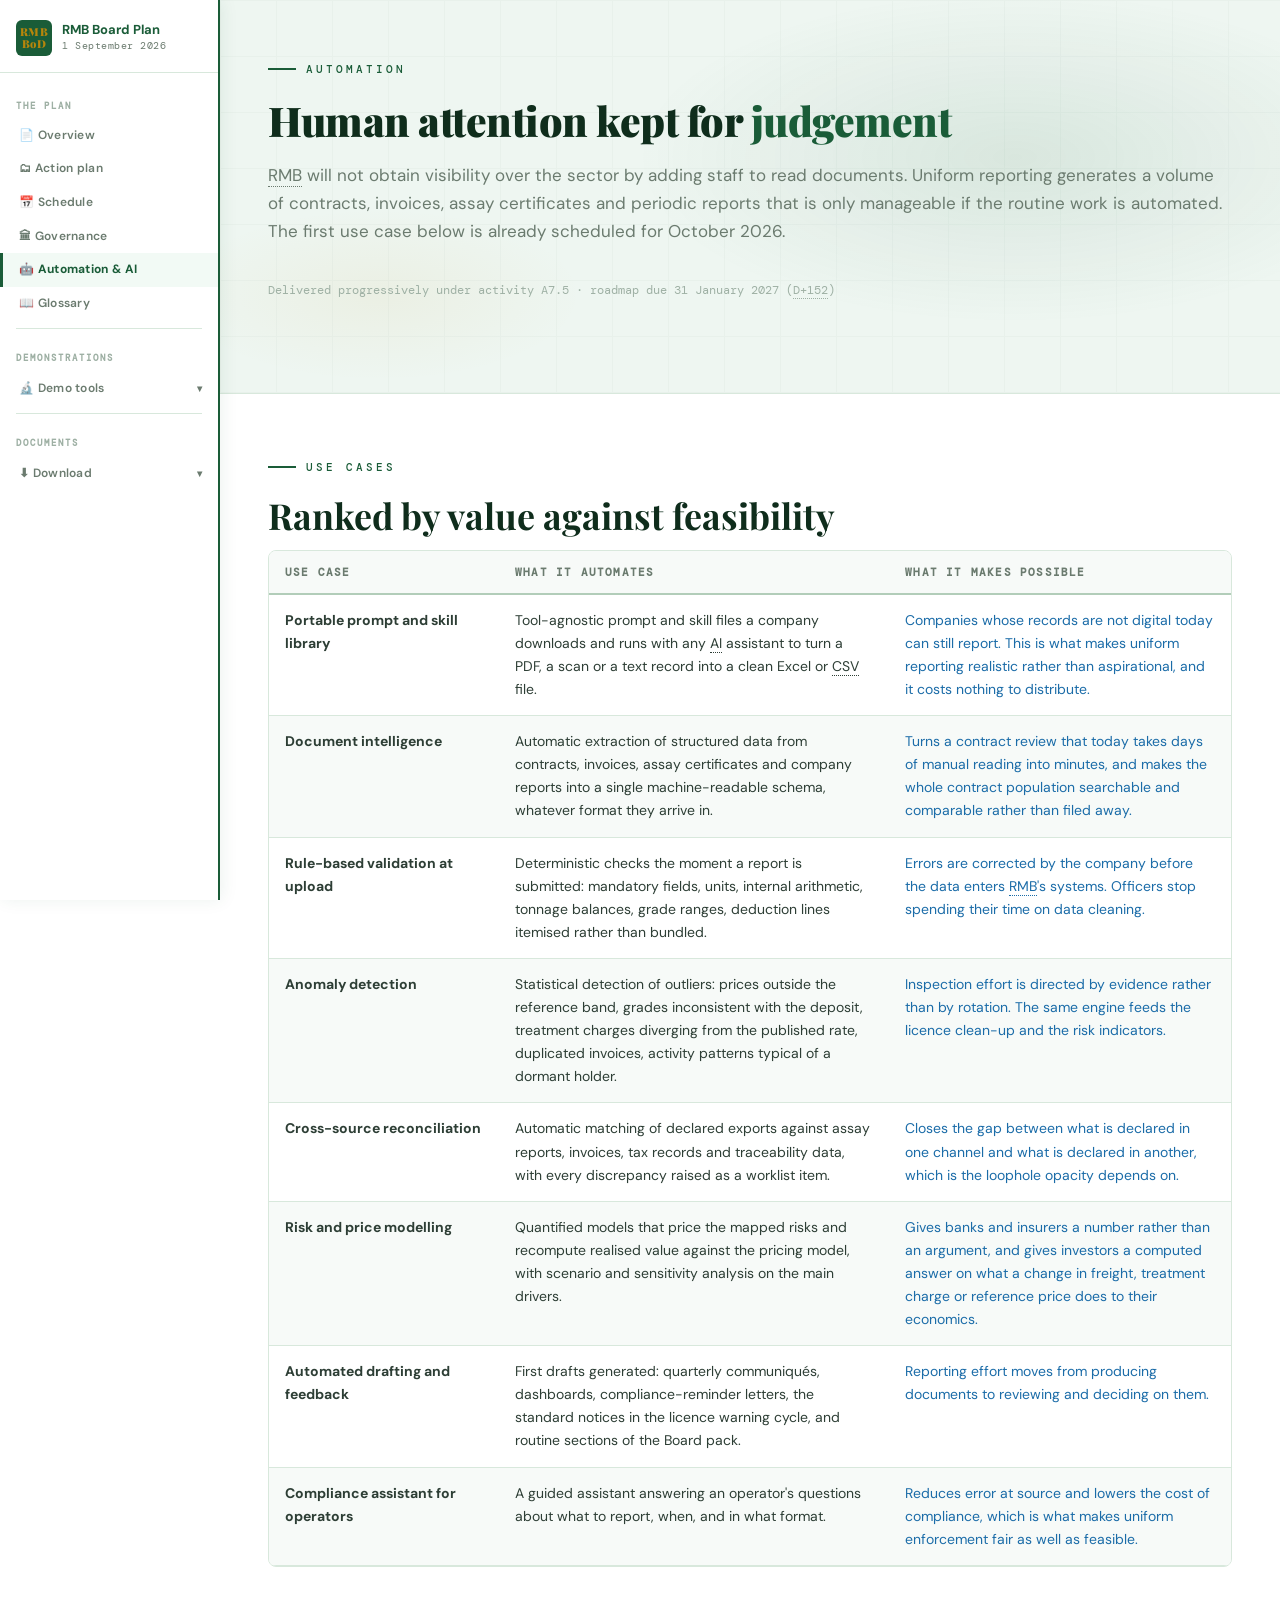
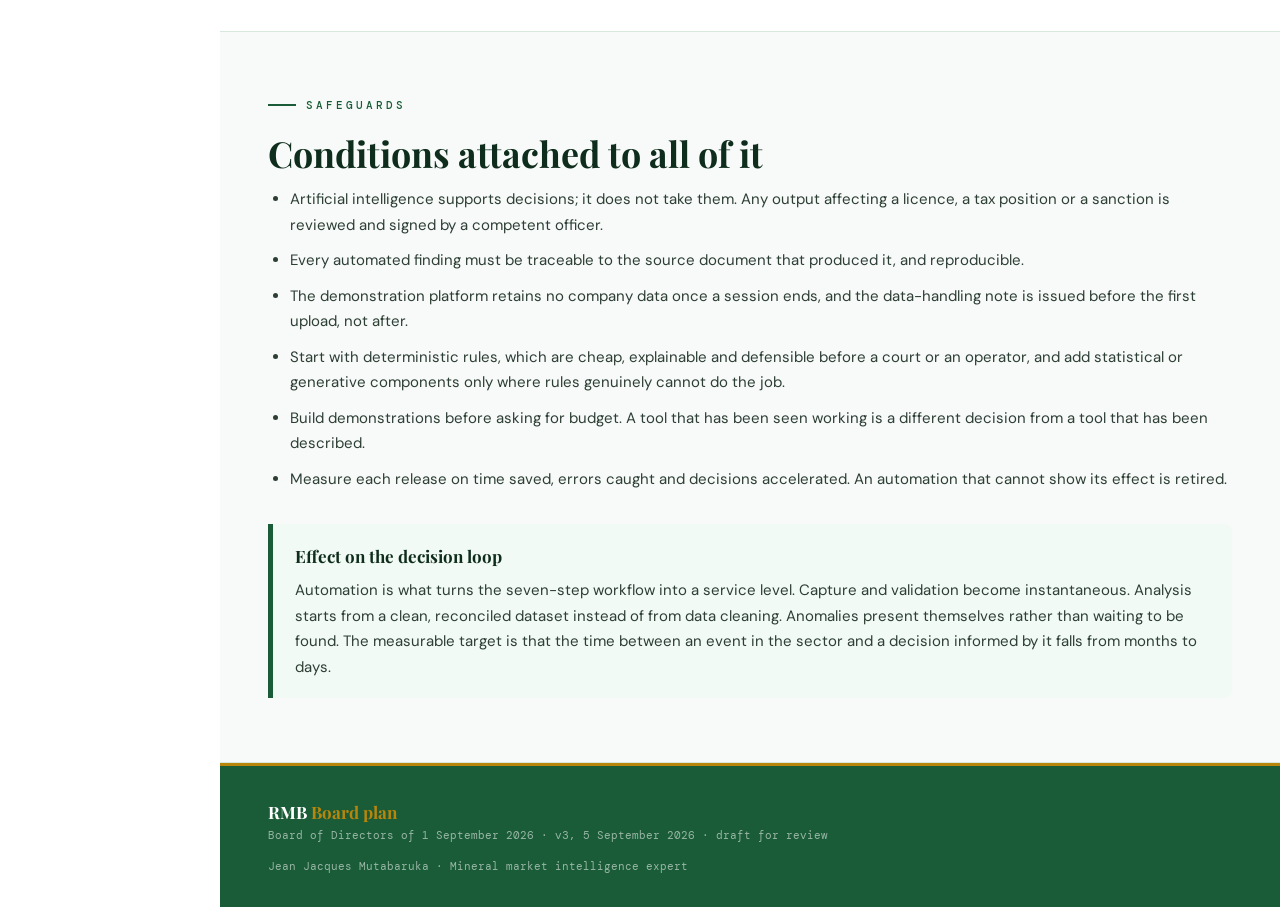
<file: automation.html>
<!DOCTYPE html>
<html lang="en">
<head>
<meta charset="UTF-8">
<meta name="viewport" content="width=device-width, initial-scale=1.0">
<title>Automation and AI — RMB Board plan, 1 September 2026</title>
<link rel="stylesheet" href="shared.css">
<link rel="stylesheet" href="plan.css">

</head>
<body>
<aside class="rmb-sidebar" id="rmb-sidebar">
  <div class="sb-logo-block">
    <div class="sb-logo">RMB<br>BoD</div>
    <div>
      <div class="sb-brand-main">RMB Board Plan</div>
      <div class="sb-brand-sub">1 September 2026</div>
    </div>
  </div>
  <nav class="sb-nav">
    <span class="sb-section-label">The plan</span>
    <a href="index.html">📄 Overview</a>
    <a href="action-plan.html">🗂 Action plan</a>
    <a href="schedule.html">📅 Schedule</a>
    <a href="governance.html">🏛 Governance</a>
    <a href="automation.html" class="active">🤖 Automation & AI</a>
    <a href="glossary.html">📖 Glossary</a>
    <div class="sb-divider"></div>
    <span class="sb-section-label">Demonstrations</span>
    <button class="sb-group-trigger" id="sb-demo-trigger" onclick="sbToggle(this)">
      <span>🔬 Demo tools</span><span class="sb-arrow">▾</span>
    </button>
    <div class="sb-group-items" id="sb-demo-items">
      <a href="https://rmb-mineral-pricing-tool.streamlit.app/" class="sb-sub" target="_blank" rel="noopener">📤 Reporting platform</a>
      <a href="https://rmb-mineral-pricing-tool.streamlit.app/" class="sb-sub" target="_blank" rel="noopener">📉 Risk-pricing model</a>
      <a href="https://rmb-mineral-pricing-tool.streamlit.app/" class="sb-sub" target="_blank" rel="noopener">💠 3T pricing tool</a>
    </div>
    <div class="sb-divider"></div>
    <span class="sb-section-label">Documents</span>
    <button class="sb-group-trigger" id="sb-doc-trigger" onclick="sbToggle(this)">
      <span>⬇ Download</span><span class="sb-arrow">▾</span>
    </button>
    <div class="sb-group-items" id="sb-doc-items">
      <a href="docs/RMB__BoD-2026-09-01_Action-plan_detailed.docx" class="sb-sub">📘 Detailed (Word)</a>
      <a href="docs/RMB__BoD-2026-09-01_Action-plan_detailed.pdf" class="sb-sub">📕 Detailed (PDF)</a>
      <a href="docs/RMB__BoD-2026-09-01_Action-plan_condensed.docx" class="sb-sub">📗 Condensed (Word)</a>
      <a href="docs/RMB__BoD-2026-09-01_Action-plan_condensed.pdf" class="sb-sub">📙 Condensed (PDF)</a>
    </div>
  </nav>
</aside>

<div class="sb-topbar">
  <div class="sb-topbar-logo">RMB<br>BoD</div>
  <div class="sb-topbar-title">RMB Board Plan</div>
  <button class="sb-hamburger" id="sb-hbg" onclick="sbMobileToggle()" aria-label="Menu">
    <span></span><span></span><span></span>
  </button>
</div>
<div class="sb-overlay" id="sb-overlay" onclick="sbMobileClose()"></div>
<div class="page-wrap">

<div class="hero">
  <div class="hero-bg-mesh"></div>
  <div class="hero-grid"></div>
  <div class="hero-content">
    <div class="eyebrow fade-up au-1">Automation</div>
    <h1 class="hero-title fade-up au-2" style="white-space:normal">Human attention kept for <span class="accent">judgement</span></h1>
    <p class="hero-lead fade-up au-3">RMB will not obtain visibility over the sector by adding staff to read documents. Uniform reporting generates a volume of contracts, invoices, assay certificates and periodic reports that is only manageable if the routine work is automated. The first use case below is already scheduled for October 2026.</p>
    <p class="hero-meta fade-up au-4">Delivered progressively under activity A7.5 · roadmap due 31 January 2027 (D+152)</p>
    
  </div>
</div>

<div class="section">
  <div class="eyebrow">Use cases</div>
  <h2 class="section-title">Ranked by value against feasibility</h2>
  <div class="table-scroll"><table class="data-table">
  <thead><tr><th style="width:230px">Use case</th><th>What it automates</th><th>What it makes possible</th></tr></thead>
  <tbody><tr><td><strong>Portable prompt and skill library</strong></td><td>Tool-agnostic prompt and skill files a company downloads and runs with any AI assistant to turn a PDF, a scan or a text record into a clean Excel or CSV file.</td><td style="color:var(--blue)">Companies whose records are not digital today can still report. This is what makes uniform reporting realistic rather than aspirational, and it costs nothing to distribute.</td></tr><tr><td><strong>Document intelligence</strong></td><td>Automatic extraction of structured data from contracts, invoices, assay certificates and company reports into a single machine-readable schema, whatever format they arrive in.</td><td style="color:var(--blue)">Turns a contract review that today takes days of manual reading into minutes, and makes the whole contract population searchable and comparable rather than filed away.</td></tr><tr><td><strong>Rule-based validation at upload</strong></td><td>Deterministic checks the moment a report is submitted: mandatory fields, units, internal arithmetic, tonnage balances, grade ranges, deduction lines itemised rather than bundled.</td><td style="color:var(--blue)">Errors are corrected by the company before the data enters RMB's systems. Officers stop spending their time on data cleaning.</td></tr><tr><td><strong>Anomaly detection</strong></td><td>Statistical detection of outliers: prices outside the reference band, grades inconsistent with the deposit, treatment charges diverging from the published rate, duplicated invoices, activity patterns typical of a dormant holder.</td><td style="color:var(--blue)">Inspection effort is directed by evidence rather than by rotation. The same engine feeds the licence clean-up and the risk indicators.</td></tr><tr><td><strong>Cross-source reconciliation</strong></td><td>Automatic matching of declared exports against assay reports, invoices, tax records and traceability data, with every discrepancy raised as a worklist item.</td><td style="color:var(--blue)">Closes the gap between what is declared in one channel and what is declared in another, which is the loophole opacity depends on.</td></tr><tr><td><strong>Risk and price modelling</strong></td><td>Quantified models that price the mapped risks and recompute realised value against the pricing model, with scenario and sensitivity analysis on the main drivers.</td><td style="color:var(--blue)">Gives banks and insurers a number rather than an argument, and gives investors a computed answer on what a change in freight, treatment charge or reference price does to their economics.</td></tr><tr><td><strong>Automated drafting and feedback</strong></td><td>First drafts generated: quarterly communiqués, dashboards, compliance-reminder letters, the standard notices in the licence warning cycle, and routine sections of the Board pack.</td><td style="color:var(--blue)">Reporting effort moves from producing documents to reviewing and deciding on them.</td></tr><tr><td><strong>Compliance assistant for operators</strong></td><td>A guided assistant answering an operator's questions about what to report, when, and in what format.</td><td style="color:var(--blue)">Reduces error at source and lowers the cost of compliance, which is what makes uniform enforcement fair as well as feasible.</td></tr></tbody>
  </table></div>
</div>

<div class="section section-alt">
  <div class="eyebrow">Safeguards</div>
  <h2 class="section-title">Conditions attached to all of it</h2>
  <ul class="guard-list"><li>Artificial intelligence supports decisions; it does not take them. Any output affecting a licence, a tax position or a sanction is reviewed and signed by a competent officer.</li><li>Every automated finding must be traceable to the source document that produced it, and reproducible.</li><li>The demonstration platform retains no company data once a session ends, and the data-handling note is issued before the first upload, not after.</li><li>Start with deterministic rules, which are cheap, explainable and defensible before a court or an operator, and add statistical or generative components only where rules genuinely cannot do the job.</li><li>Build demonstrations before asking for budget. A tool that has been seen working is a different decision from a tool that has been described.</li><li>Measure each release on time saved, errors caught and decisions accelerated. An automation that cannot show its effect is retired.</li></ul>
  <div class="callout" style="margin-top:32px">
    <div class="callout-title">Effect on the decision loop</div>
    <p>Automation is what turns the seven-step workflow into a service level. Capture and validation become instantaneous. Analysis starts from a clean, reconciled dataset instead of from data cleaning. Anomalies present themselves rather than waiting to be found. The measurable target is that the time between an event in the sector and a decision informed by it falls from months to days.</p>
  </div>
</div>

<footer class="rmb-footer">
  <div>
    <div class="footer-brand">RMB <span>Board plan</span></div>
    <div class="footer-meta">Board of Directors of 1 September 2026 · v3, 5 September 2026 · draft for review</div>
  </div>
  <div class="footer-meta">Jean Jacques Mutabaruka · Mineral market intelligence expert</div>
</footer>
</div>
<div id="tip" role="tooltip"></div>
<script src="nav.js"></script>
<script src="glossary-tip.js"></script>

</body>
</html>
</file>
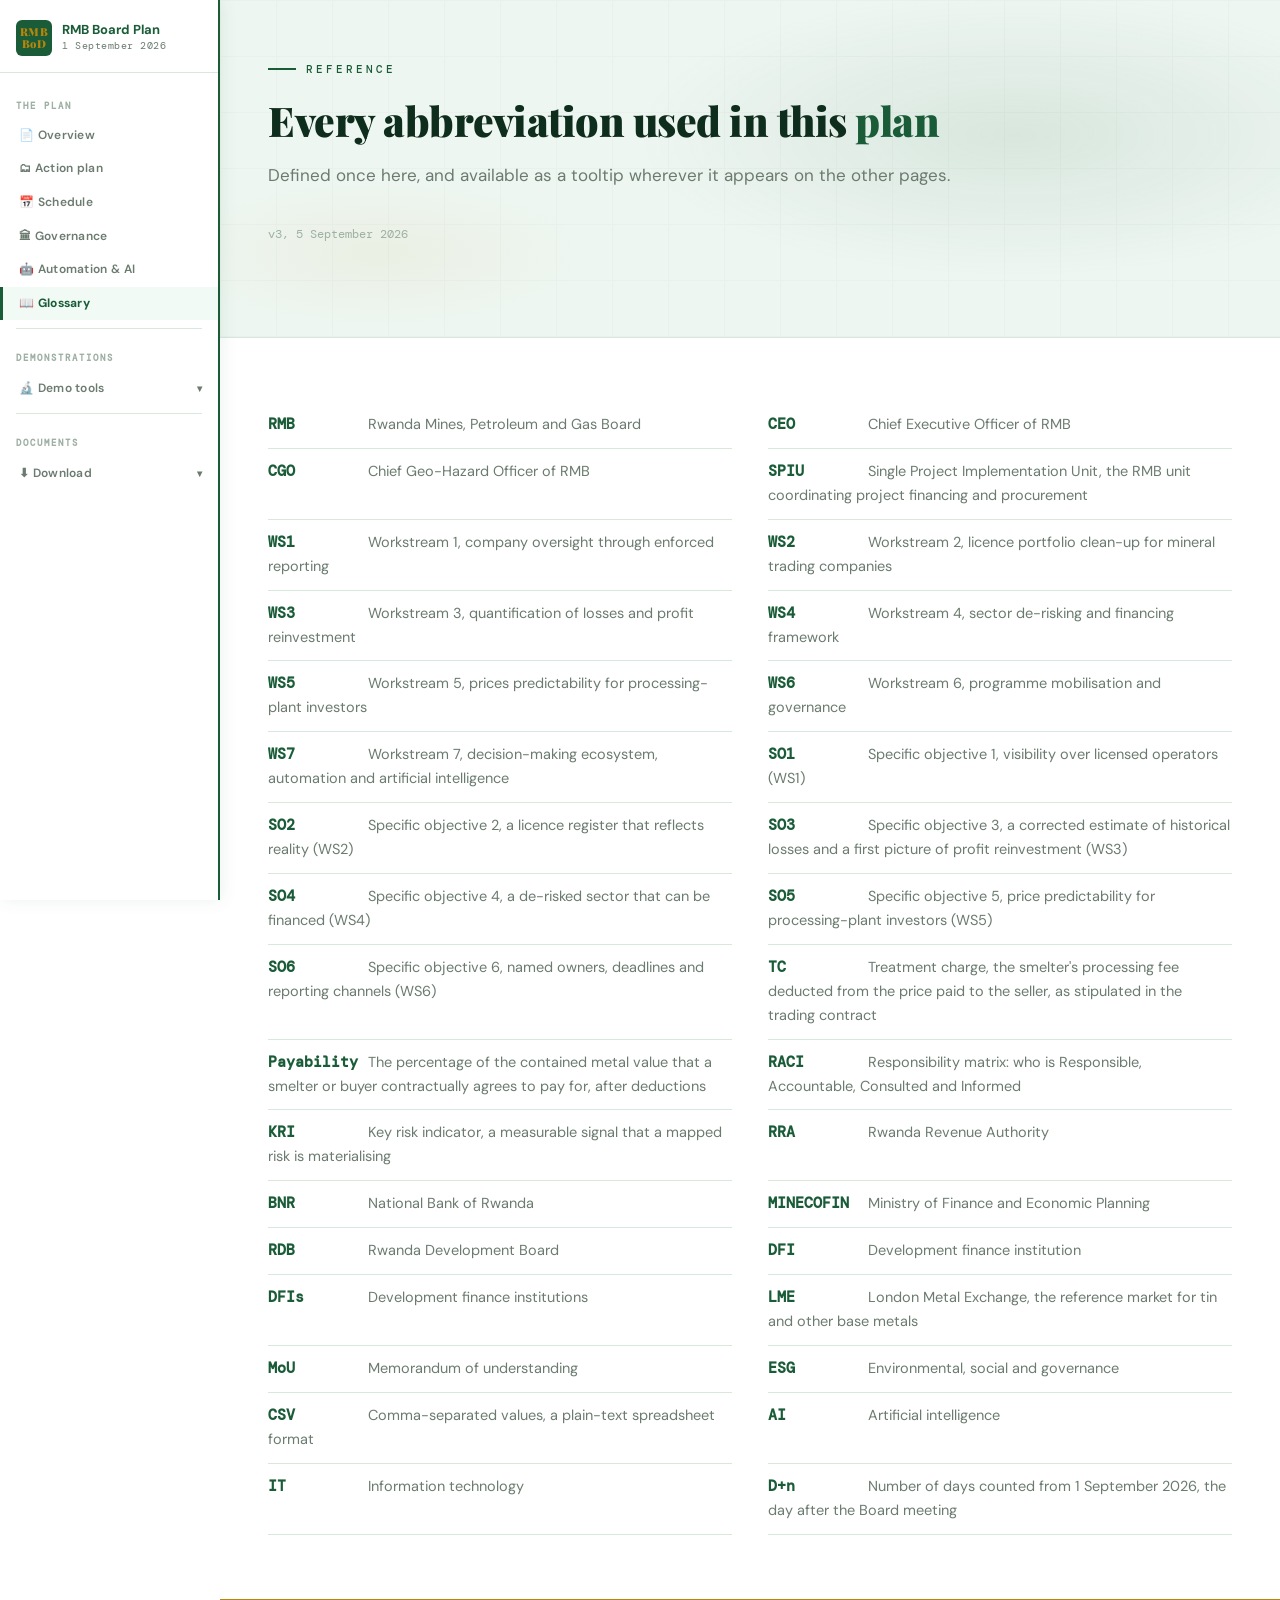
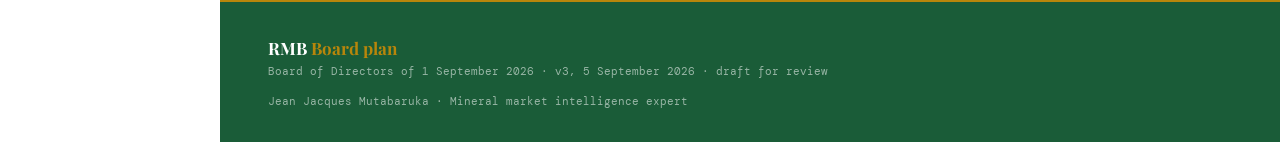
<file: glossary.html>
<!DOCTYPE html>
<html lang="en">
<head>
<meta charset="UTF-8">
<meta name="viewport" content="width=device-width, initial-scale=1.0">
<title>Glossary — RMB Board plan, 1 September 2026</title>
<link rel="stylesheet" href="shared.css">
<link rel="stylesheet" href="plan.css">

</head>
<body>
<aside class="rmb-sidebar" id="rmb-sidebar">
  <div class="sb-logo-block">
    <div class="sb-logo">RMB<br>BoD</div>
    <div>
      <div class="sb-brand-main">RMB Board Plan</div>
      <div class="sb-brand-sub">1 September 2026</div>
    </div>
  </div>
  <nav class="sb-nav">
    <span class="sb-section-label">The plan</span>
    <a href="index.html">📄 Overview</a>
    <a href="action-plan.html">🗂 Action plan</a>
    <a href="schedule.html">📅 Schedule</a>
    <a href="governance.html">🏛 Governance</a>
    <a href="automation.html">🤖 Automation & AI</a>
    <a href="glossary.html" class="active">📖 Glossary</a>
    <div class="sb-divider"></div>
    <span class="sb-section-label">Demonstrations</span>
    <button class="sb-group-trigger" id="sb-demo-trigger" onclick="sbToggle(this)">
      <span>🔬 Demo tools</span><span class="sb-arrow">▾</span>
    </button>
    <div class="sb-group-items" id="sb-demo-items">
      <a href="https://rmb-mineral-pricing-tool.streamlit.app/" class="sb-sub" target="_blank" rel="noopener">📤 Reporting platform</a>
      <a href="https://rmb-mineral-pricing-tool.streamlit.app/" class="sb-sub" target="_blank" rel="noopener">📉 Risk-pricing model</a>
      <a href="https://rmb-mineral-pricing-tool.streamlit.app/" class="sb-sub" target="_blank" rel="noopener">💠 3T pricing tool</a>
    </div>
    <div class="sb-divider"></div>
    <span class="sb-section-label">Documents</span>
    <button class="sb-group-trigger" id="sb-doc-trigger" onclick="sbToggle(this)">
      <span>⬇ Download</span><span class="sb-arrow">▾</span>
    </button>
    <div class="sb-group-items" id="sb-doc-items">
      <a href="docs/RMB__BoD-2026-09-01_Action-plan_detailed.docx" class="sb-sub">📘 Detailed (Word)</a>
      <a href="docs/RMB__BoD-2026-09-01_Action-plan_detailed.pdf" class="sb-sub">📕 Detailed (PDF)</a>
      <a href="docs/RMB__BoD-2026-09-01_Action-plan_condensed.docx" class="sb-sub">📗 Condensed (Word)</a>
      <a href="docs/RMB__BoD-2026-09-01_Action-plan_condensed.pdf" class="sb-sub">📙 Condensed (PDF)</a>
    </div>
  </nav>
</aside>

<div class="sb-topbar">
  <div class="sb-topbar-logo">RMB<br>BoD</div>
  <div class="sb-topbar-title">RMB Board Plan</div>
  <button class="sb-hamburger" id="sb-hbg" onclick="sbMobileToggle()" aria-label="Menu">
    <span></span><span></span><span></span>
  </button>
</div>
<div class="sb-overlay" id="sb-overlay" onclick="sbMobileClose()"></div>
<div class="page-wrap">

<div class="hero">
  <div class="hero-bg-mesh"></div>
  <div class="hero-grid"></div>
  <div class="hero-content">
    <div class="eyebrow fade-up au-1">Reference</div>
    <h1 class="hero-title fade-up au-2" style="white-space:normal">Every abbreviation used in this <span class="accent">plan</span></h1>
    <p class="hero-lead fade-up au-3">Defined once here, and available as a tooltip wherever it appears on the other pages.</p>
    <p class="hero-meta fade-up au-4">v3, 5 September 2026</p>
    
  </div>
</div>

<div class="section">
  <div class="gloss-grid"><div><b>RMB</b><span>Rwanda Mines, Petroleum and Gas Board</span></div><div><b>CEO</b><span>Chief Executive Officer of RMB</span></div><div><b>CGO</b><span>Chief Geo-Hazard Officer of RMB</span></div><div><b>SPIU</b><span>Single Project Implementation Unit, the RMB unit coordinating project financing and procurement</span></div><div><b>WS1</b><span>Workstream 1, company oversight through enforced reporting</span></div><div><b>WS2</b><span>Workstream 2, licence portfolio clean-up for mineral trading companies</span></div><div><b>WS3</b><span>Workstream 3, quantification of losses and profit reinvestment</span></div><div><b>WS4</b><span>Workstream 4, sector de-risking and financing framework</span></div><div><b>WS5</b><span>Workstream 5, prices predictability for processing-plant investors</span></div><div><b>WS6</b><span>Workstream 6, programme mobilisation and governance</span></div><div><b>WS7</b><span>Workstream 7, decision-making ecosystem, automation and artificial intelligence</span></div><div><b>SO1</b><span>Specific objective 1, visibility over licensed operators (WS1)</span></div><div><b>SO2</b><span>Specific objective 2, a licence register that reflects reality (WS2)</span></div><div><b>SO3</b><span>Specific objective 3, a corrected estimate of historical losses and a first picture of profit reinvestment (WS3)</span></div><div><b>SO4</b><span>Specific objective 4, a de-risked sector that can be financed (WS4)</span></div><div><b>SO5</b><span>Specific objective 5, price predictability for processing-plant investors (WS5)</span></div><div><b>SO6</b><span>Specific objective 6, named owners, deadlines and reporting channels (WS6)</span></div><div><b>TC</b><span>Treatment charge, the smelter's processing fee deducted from the price paid to the seller, as stipulated in the trading contract</span></div><div><b>Payability</b><span>The percentage of the contained metal value that a smelter or buyer contractually agrees to pay for, after deductions</span></div><div><b>RACI</b><span>Responsibility matrix: who is Responsible, Accountable, Consulted and Informed</span></div><div><b>KRI</b><span>Key risk indicator, a measurable signal that a mapped risk is materialising</span></div><div><b>RRA</b><span>Rwanda Revenue Authority</span></div><div><b>BNR</b><span>National Bank of Rwanda</span></div><div><b>MINECOFIN</b><span>Ministry of Finance and Economic Planning</span></div><div><b>RDB</b><span>Rwanda Development Board</span></div><div><b>DFI</b><span>Development finance institution</span></div><div><b>DFIs</b><span>Development finance institutions</span></div><div><b>LME</b><span>London Metal Exchange, the reference market for tin and other base metals</span></div><div><b>MoU</b><span>Memorandum of understanding</span></div><div><b>ESG</b><span>Environmental, social and governance</span></div><div><b>CSV</b><span>Comma-separated values, a plain-text spreadsheet format</span></div><div><b>AI</b><span>Artificial intelligence</span></div><div><b>IT</b><span>Information technology</span></div><div><b>D+n</b><span>Number of days counted from 1 September 2026, the day after the Board meeting</span></div></div>
</div>

<footer class="rmb-footer">
  <div>
    <div class="footer-brand">RMB <span>Board plan</span></div>
    <div class="footer-meta">Board of Directors of 1 September 2026 · v3, 5 September 2026 · draft for review</div>
  </div>
  <div class="footer-meta">Jean Jacques Mutabaruka · Mineral market intelligence expert</div>
</footer>
</div>
<div id="tip" role="tooltip"></div>
<script src="nav.js"></script>
<script src="glossary-tip.js"></script>

</body>
</html>
</file>
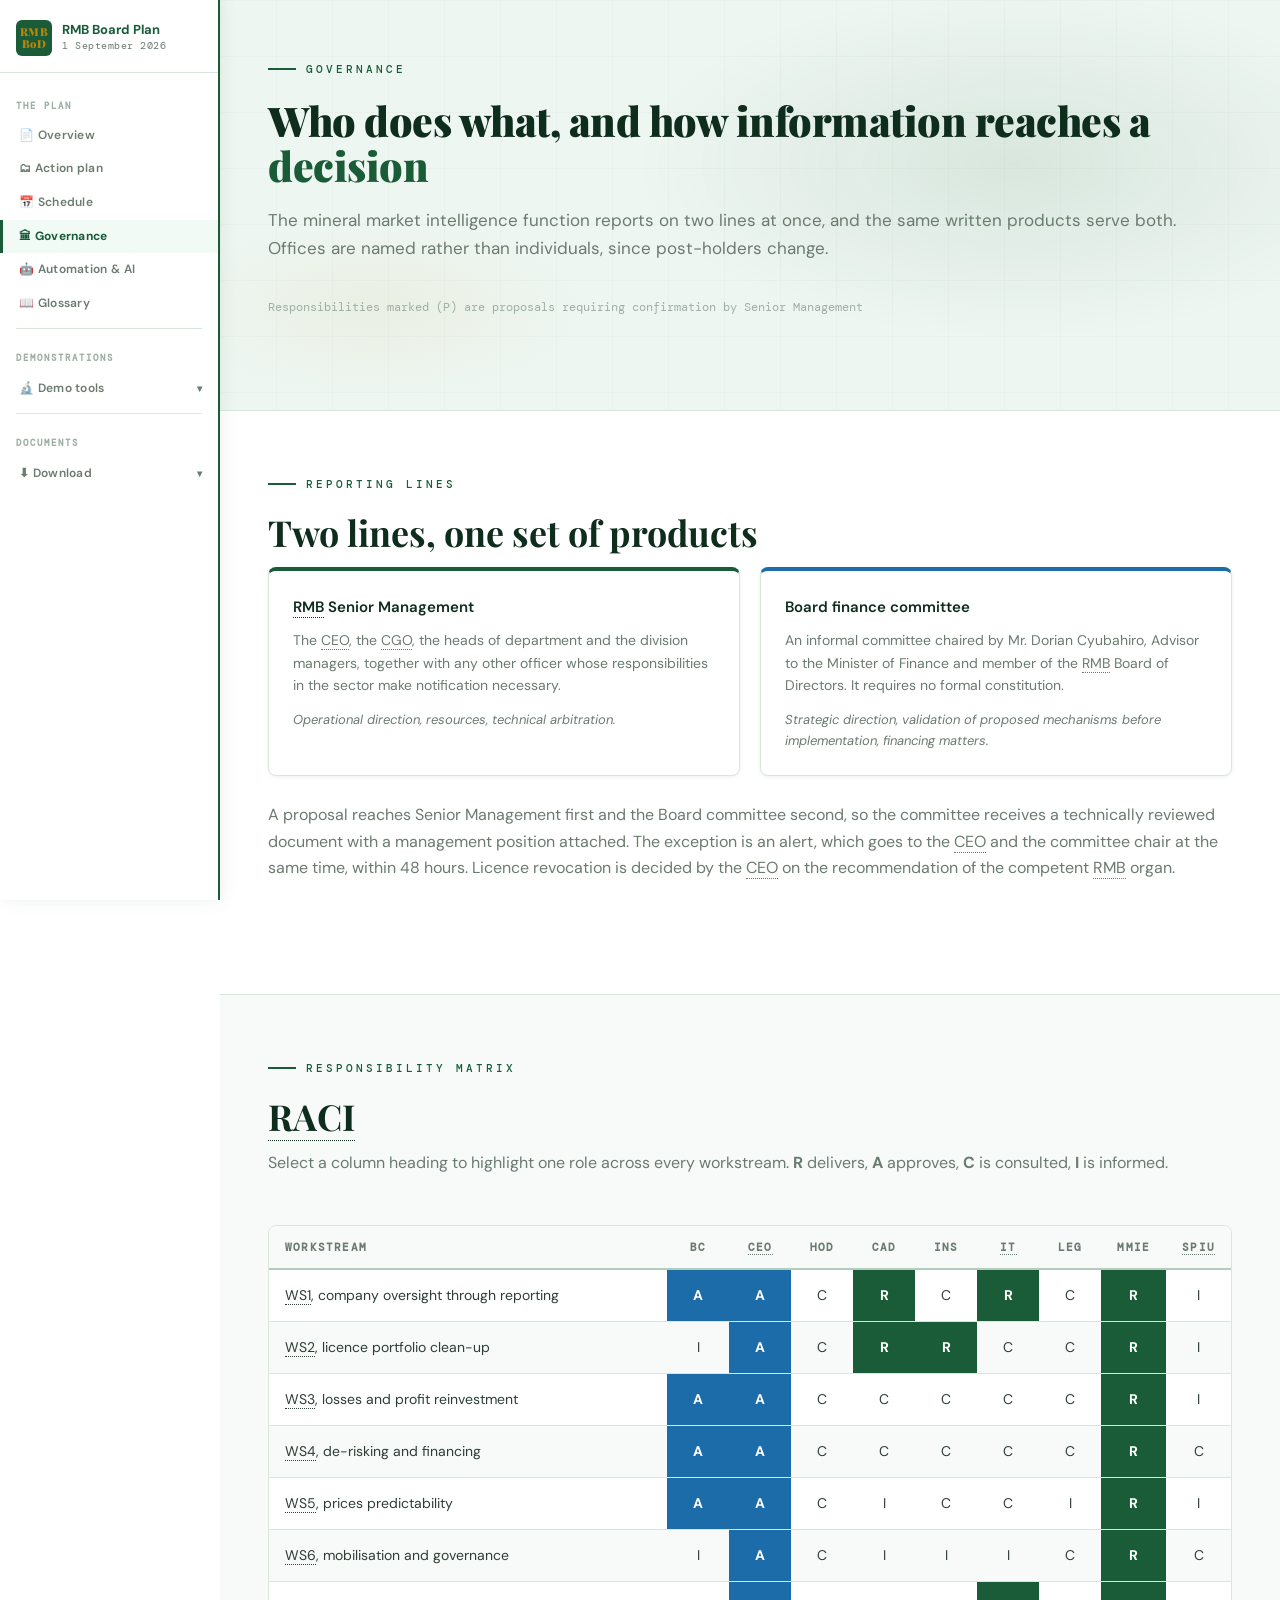
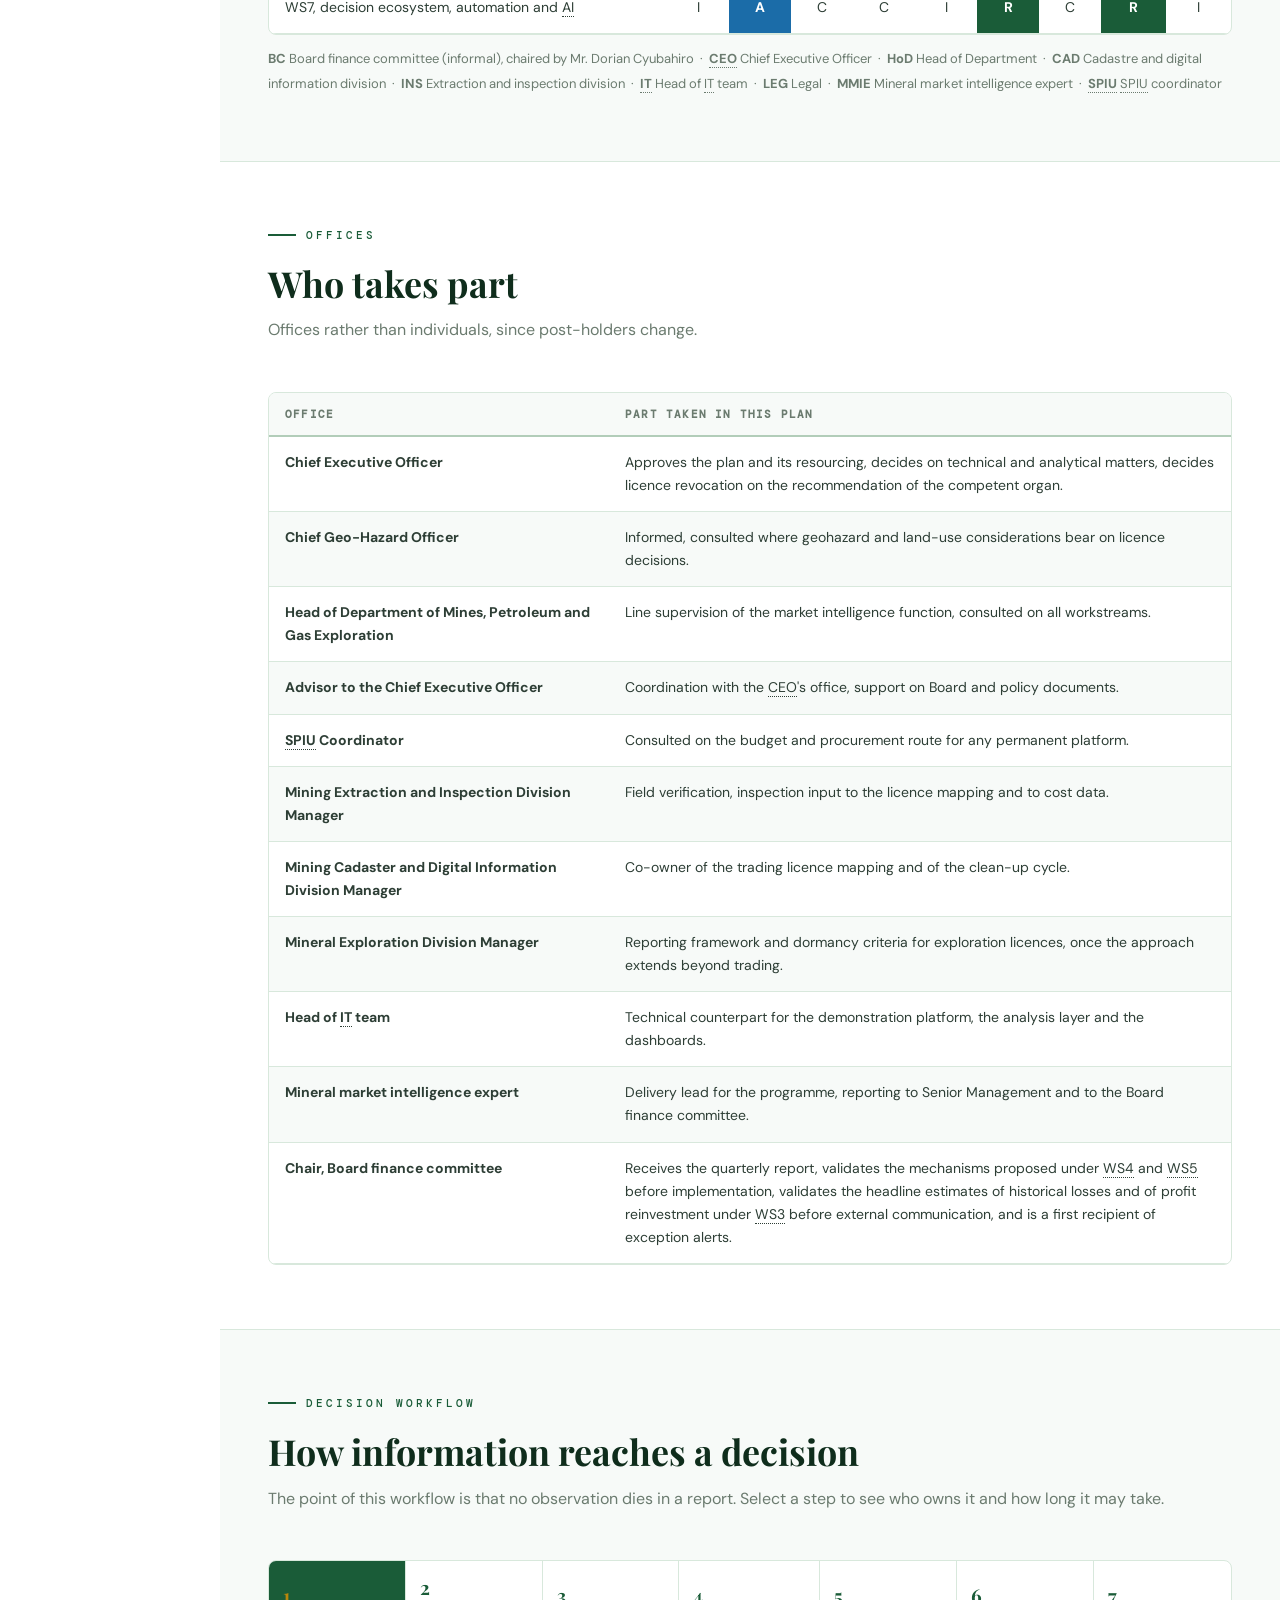
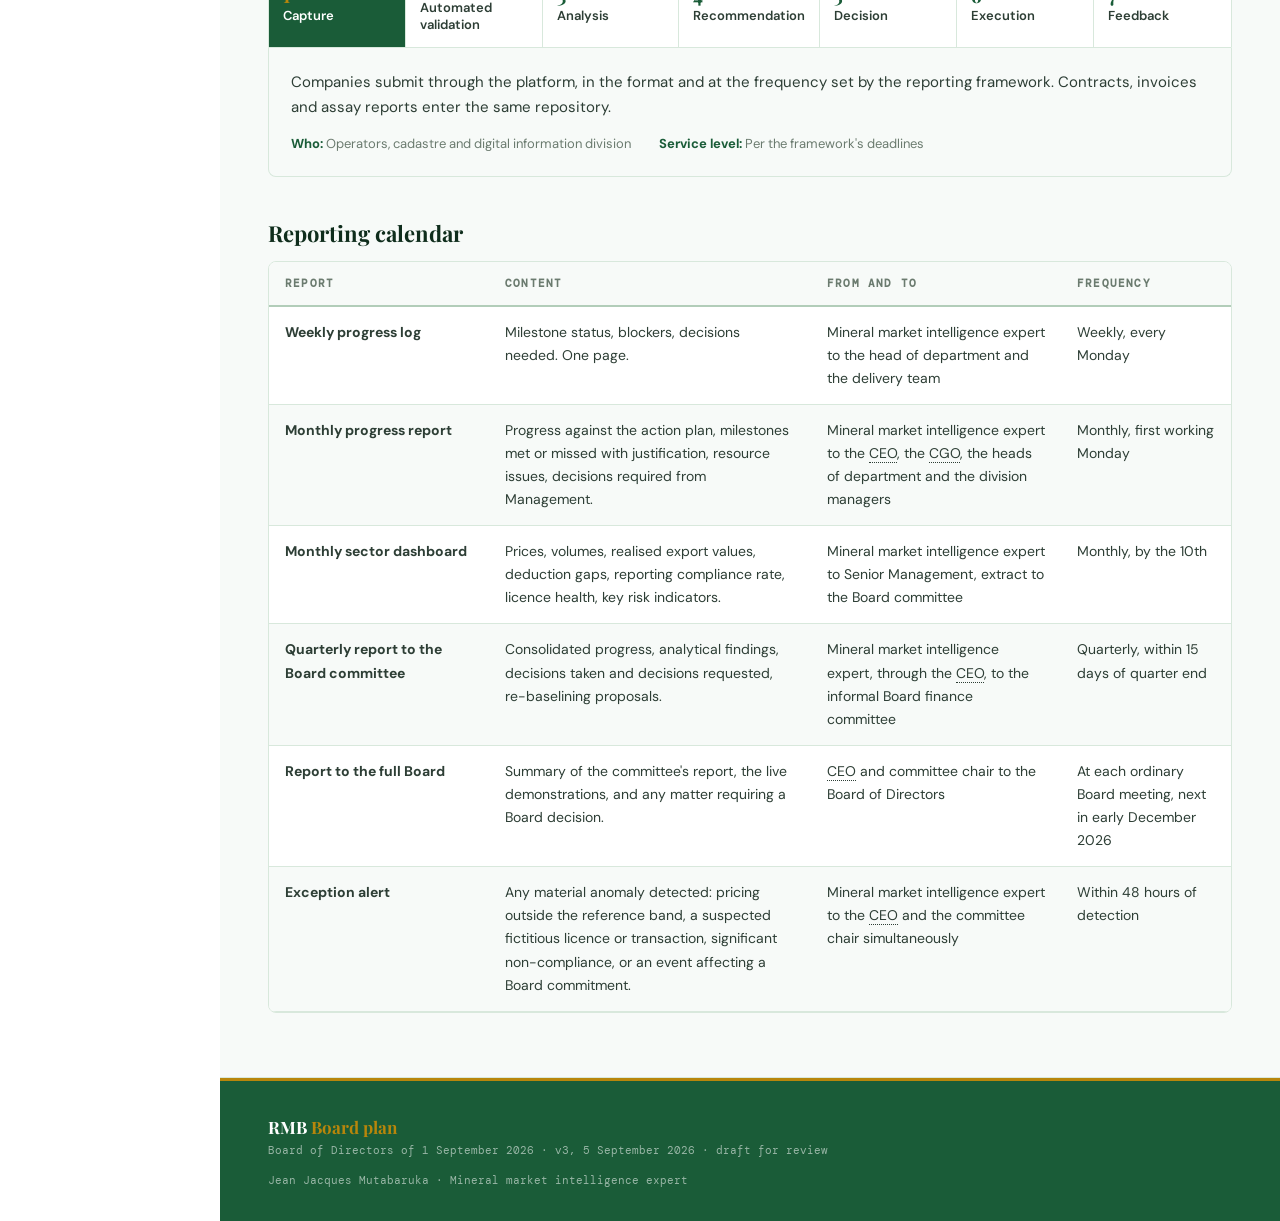
<file: governance.html>
<!DOCTYPE html>
<html lang="en">
<head>
<meta charset="UTF-8">
<meta name="viewport" content="width=device-width, initial-scale=1.0">
<title>Governance — RMB Board plan, 1 September 2026</title>
<link rel="stylesheet" href="shared.css">
<link rel="stylesheet" href="plan.css">

</head>
<body>
<aside class="rmb-sidebar" id="rmb-sidebar">
  <div class="sb-logo-block">
    <div class="sb-logo">RMB<br>BoD</div>
    <div>
      <div class="sb-brand-main">RMB Board Plan</div>
      <div class="sb-brand-sub">1 September 2026</div>
    </div>
  </div>
  <nav class="sb-nav">
    <span class="sb-section-label">The plan</span>
    <a href="index.html">📄 Overview</a>
    <a href="action-plan.html">🗂 Action plan</a>
    <a href="schedule.html">📅 Schedule</a>
    <a href="governance.html" class="active">🏛 Governance</a>
    <a href="automation.html">🤖 Automation & AI</a>
    <a href="glossary.html">📖 Glossary</a>
    <div class="sb-divider"></div>
    <span class="sb-section-label">Demonstrations</span>
    <button class="sb-group-trigger" id="sb-demo-trigger" onclick="sbToggle(this)">
      <span>🔬 Demo tools</span><span class="sb-arrow">▾</span>
    </button>
    <div class="sb-group-items" id="sb-demo-items">
      <a href="https://rmb-mineral-pricing-tool.streamlit.app/" class="sb-sub" target="_blank" rel="noopener">📤 Reporting platform</a>
      <a href="https://rmb-mineral-pricing-tool.streamlit.app/" class="sb-sub" target="_blank" rel="noopener">📉 Risk-pricing model</a>
      <a href="https://rmb-mineral-pricing-tool.streamlit.app/" class="sb-sub" target="_blank" rel="noopener">💠 3T pricing tool</a>
    </div>
    <div class="sb-divider"></div>
    <span class="sb-section-label">Documents</span>
    <button class="sb-group-trigger" id="sb-doc-trigger" onclick="sbToggle(this)">
      <span>⬇ Download</span><span class="sb-arrow">▾</span>
    </button>
    <div class="sb-group-items" id="sb-doc-items">
      <a href="docs/RMB__BoD-2026-09-01_Action-plan_detailed.docx" class="sb-sub">📘 Detailed (Word)</a>
      <a href="docs/RMB__BoD-2026-09-01_Action-plan_detailed.pdf" class="sb-sub">📕 Detailed (PDF)</a>
      <a href="docs/RMB__BoD-2026-09-01_Action-plan_condensed.docx" class="sb-sub">📗 Condensed (Word)</a>
      <a href="docs/RMB__BoD-2026-09-01_Action-plan_condensed.pdf" class="sb-sub">📙 Condensed (PDF)</a>
    </div>
  </nav>
</aside>

<div class="sb-topbar">
  <div class="sb-topbar-logo">RMB<br>BoD</div>
  <div class="sb-topbar-title">RMB Board Plan</div>
  <button class="sb-hamburger" id="sb-hbg" onclick="sbMobileToggle()" aria-label="Menu">
    <span></span><span></span><span></span>
  </button>
</div>
<div class="sb-overlay" id="sb-overlay" onclick="sbMobileClose()"></div>
<div class="page-wrap">

<div class="hero">
  <div class="hero-bg-mesh"></div>
  <div class="hero-grid"></div>
  <div class="hero-content">
    <div class="eyebrow fade-up au-1">Governance</div>
    <h1 class="hero-title fade-up au-2" style="white-space:normal">Who does what, and how information reaches a <span class="accent">decision</span></h1>
    <p class="hero-lead fade-up au-3">The mineral market intelligence function reports on two lines at once, and the same written products serve both. Offices are named rather than individuals, since post-holders change.</p>
    <p class="hero-meta fade-up au-4">Responsibilities marked (P) are proposals requiring confirmation by Senior Management</p>
    
  </div>
</div>

<div class="section">
  <div class="eyebrow">Reporting lines</div>
  <h2 class="section-title">Two lines, one set of products</h2>
  <div class="lines-grid">
    <div class="card" style="border-top:4px solid var(--g-deep)">
      <div class="card-title">RMB Senior Management</div>
      <div class="card-body">The CEO, the CGO, the heads of department and the division managers, together with any other officer whose responsibilities in the sector make notification necessary.</div>
      <p style="margin-top:12px;font-style:italic;color:var(--text-muted);font-size:13px">Operational direction, resources, technical arbitration.</p>
    </div>
    <div class="card" style="border-top:4px solid var(--blue)">
      <div class="card-title">Board finance committee</div>
      <div class="card-body">An informal committee chaired by Mr. Dorian Cyubahiro, Advisor to the Minister of Finance and member of the RMB Board of Directors. It requires no formal constitution.</div>
      <p style="margin-top:12px;font-style:italic;color:var(--text-muted);font-size:13px">Strategic direction, validation of proposed mechanisms before implementation, financing matters.</p>
    </div>
  </div>
  <p class="section-lead" style="margin-top:26px">A proposal reaches Senior Management first and the Board committee second, so the committee receives a technically reviewed document with a management position attached. The exception is an alert, which goes to the CEO and the committee chair at the same time, within 48 hours. Licence revocation is decided by the CEO on the recommendation of the competent RMB organ.</p>
</div>

<div class="section section-alt">
  <div class="eyebrow">Responsibility matrix</div>
  <h2 class="section-title">RACI</h2>
  <p class="section-lead">Select a column heading to highlight one role across every workstream. <strong>R</strong> delivers, <strong>A</strong> approves, <strong>C</strong> is consulted, <strong>I</strong> is informed.</p>
  <div class="table-scroll"><table class="data-table raci" id="raci">
<thead><tr><th>Workstream</th><th class="c" onclick="raciHi(0)" title="Board finance committee (informal), chaired by Mr. Dorian Cyubahiro">BC</th><th class="c" onclick="raciHi(1)" title="Chief Executive Officer">CEO</th><th class="c" onclick="raciHi(2)" title="Head of Department">HoD</th><th class="c" onclick="raciHi(3)" title="Cadastre and digital information division">CAD</th><th class="c" onclick="raciHi(4)" title="Extraction and inspection division">INS</th><th class="c" onclick="raciHi(5)" title="Head of IT team">IT</th><th class="c" onclick="raciHi(6)" title="Legal">LEG</th><th class="c" onclick="raciHi(7)" title="Mineral market intelligence expert">MMIE</th><th class="c" onclick="raciHi(8)" title="SPIU coordinator">SPIU</th></tr></thead>
<tbody><tr><td>WS1, company oversight through reporting</td><td class="c v-A">A</td><td class="c v-A">A</td><td class="c v-C">C</td><td class="c v-R">R</td><td class="c v-C">C</td><td class="c v-R">R</td><td class="c v-C">C</td><td class="c v-R">R</td><td class="c v-I">I</td></tr><tr><td>WS2, licence portfolio clean-up</td><td class="c v-I">I</td><td class="c v-A">A</td><td class="c v-C">C</td><td class="c v-R">R</td><td class="c v-R">R</td><td class="c v-C">C</td><td class="c v-C">C</td><td class="c v-R">R</td><td class="c v-I">I</td></tr><tr><td>WS3, losses and profit reinvestment</td><td class="c v-A">A</td><td class="c v-A">A</td><td class="c v-C">C</td><td class="c v-C">C</td><td class="c v-C">C</td><td class="c v-C">C</td><td class="c v-C">C</td><td class="c v-R">R</td><td class="c v-I">I</td></tr><tr><td>WS4, de-risking and financing</td><td class="c v-A">A</td><td class="c v-A">A</td><td class="c v-C">C</td><td class="c v-C">C</td><td class="c v-C">C</td><td class="c v-C">C</td><td class="c v-C">C</td><td class="c v-R">R</td><td class="c v-C">C</td></tr><tr><td>WS5, prices predictability</td><td class="c v-A">A</td><td class="c v-A">A</td><td class="c v-C">C</td><td class="c v-I">I</td><td class="c v-C">C</td><td class="c v-C">C</td><td class="c v-I">I</td><td class="c v-R">R</td><td class="c v-I">I</td></tr><tr><td>WS6, mobilisation and governance</td><td class="c v-I">I</td><td class="c v-A">A</td><td class="c v-C">C</td><td class="c v-I">I</td><td class="c v-I">I</td><td class="c v-I">I</td><td class="c v-C">C</td><td class="c v-R">R</td><td class="c v-C">C</td></tr><tr><td>WS7, decision ecosystem, automation and AI</td><td class="c v-I">I</td><td class="c v-A">A</td><td class="c v-C">C</td><td class="c v-C">C</td><td class="c v-I">I</td><td class="c v-R">R</td><td class="c v-C">C</td><td class="c v-R">R</td><td class="c v-I">I</td></tr></tbody>
</table></div>
<p style="font-size:13px;color:var(--text-muted);margin-top:12px;line-height:1.9"><strong>BC</strong> Board finance committee (informal), chaired by Mr. Dorian Cyubahiro &nbsp;·&nbsp; <strong>CEO</strong> Chief Executive Officer &nbsp;·&nbsp; <strong>HoD</strong> Head of Department &nbsp;·&nbsp; <strong>CAD</strong> Cadastre and digital information division &nbsp;·&nbsp; <strong>INS</strong> Extraction and inspection division &nbsp;·&nbsp; <strong>IT</strong> Head of IT team &nbsp;·&nbsp; <strong>LEG</strong> Legal &nbsp;·&nbsp; <strong>MMIE</strong> Mineral market intelligence expert &nbsp;·&nbsp; <strong>SPIU</strong> SPIU coordinator</p>
</div>

<div class="section">
  <div class="eyebrow">Offices</div>
  <h2 class="section-title">Who takes part</h2>
  <p class="section-lead">Offices rather than individuals, since post-holders change.</p>
  <div class="table-scroll"><table class="data-table">
  <thead><tr><th style="width:340px">Office</th><th>Part taken in this plan</th></tr></thead>
  <tbody><tr><td><strong>Chief Executive Officer</strong></td><td>Approves the plan and its resourcing, decides on technical and analytical matters, decides licence revocation on the recommendation of the competent organ.</td></tr><tr><td><strong>Chief Geo-Hazard Officer</strong></td><td>Informed, consulted where geohazard and land-use considerations bear on licence decisions.</td></tr><tr><td><strong>Head of Department of Mines, Petroleum and Gas Exploration</strong></td><td>Line supervision of the market intelligence function, consulted on all workstreams.</td></tr><tr><td><strong>Advisor to the Chief Executive Officer</strong></td><td>Coordination with the CEO's office, support on Board and policy documents.</td></tr><tr><td><strong>SPIU Coordinator</strong></td><td>Consulted on the budget and procurement route for any permanent platform.</td></tr><tr><td><strong>Mining Extraction and Inspection Division Manager</strong></td><td>Field verification, inspection input to the licence mapping and to cost data.</td></tr><tr><td><strong>Mining Cadaster and Digital Information Division Manager</strong></td><td>Co-owner of the trading licence mapping and of the clean-up cycle.</td></tr><tr><td><strong>Mineral Exploration Division Manager</strong></td><td>Reporting framework and dormancy criteria for exploration licences, once the approach extends beyond trading.</td></tr><tr><td><strong>Head of IT team</strong></td><td>Technical counterpart for the demonstration platform, the analysis layer and the dashboards.</td></tr><tr><td><strong>Mineral market intelligence expert</strong></td><td>Delivery lead for the programme, reporting to Senior Management and to the Board finance committee.</td></tr>
  <tr><td><strong>Chair, Board finance committee</strong></td><td>Receives the quarterly report, validates the mechanisms proposed under WS4 and WS5 before implementation, validates the headline estimates of historical losses and of profit reinvestment under WS3 before external communication, and is a first recipient of exception alerts.</td></tr></tbody>
  </table></div>
</div>

<div class="section section-alt">
  <div class="eyebrow">Decision workflow</div>
  <h2 class="section-title">How information reaches a decision</h2>
  <p class="section-lead">The point of this workflow is that no observation dies in a report. Select a step to see who owns it and how long it may take.</p>
  <div class="steps">
<button class="step" data-i="0" onclick="showStep(0)" aria-selected="true">
  <span class="sn">1</span><span class="st">Capture</span></button>
<button class="step" data-i="1" onclick="showStep(1)">
  <span class="sn">2</span><span class="st">Automated validation</span></button>
<button class="step" data-i="2" onclick="showStep(2)">
  <span class="sn">3</span><span class="st">Analysis</span></button>
<button class="step" data-i="3" onclick="showStep(3)">
  <span class="sn">4</span><span class="st">Recommendation</span></button>
<button class="step" data-i="4" onclick="showStep(4)">
  <span class="sn">5</span><span class="st">Decision</span></button>
<button class="step" data-i="5" onclick="showStep(5)">
  <span class="sn">6</span><span class="st">Execution</span></button>
<button class="step" data-i="6" onclick="showStep(6)">
  <span class="sn">7</span><span class="st">Feedback</span></button></div>
  <div class="stepdet" id="stepdet"></div>

  <h3 style="font-family:var(--font-d);font-size:22px;margin:38px 0 10px;color:var(--text-head)">Reporting calendar</h3>
  <div class="table-scroll"><table class="data-table">
  <thead><tr><th style="width:220px">Report</th><th>Content</th><th style="width:250px">From and to</th><th style="width:170px">Frequency</th></tr></thead>
  <tbody><tr><td><strong>Weekly progress log</strong></td><td>Milestone status, blockers, decisions needed. One page.</td><td>Mineral market intelligence expert to the head of department and the delivery team</td><td>Weekly, every Monday</td></tr><tr><td><strong>Monthly progress report</strong></td><td>Progress against the action plan, milestones met or missed with justification, resource issues, decisions required from Management.</td><td>Mineral market intelligence expert to the CEO, the CGO, the heads of department and the division managers</td><td>Monthly, first working Monday</td></tr><tr><td><strong>Monthly sector dashboard</strong></td><td>Prices, volumes, realised export values, deduction gaps, reporting compliance rate, licence health, key risk indicators.</td><td>Mineral market intelligence expert to Senior Management, extract to the Board committee</td><td>Monthly, by the 10th</td></tr><tr><td><strong>Quarterly report to the Board committee</strong></td><td>Consolidated progress, analytical findings, decisions taken and decisions requested, re-baselining proposals.</td><td>Mineral market intelligence expert, through the CEO, to the informal Board finance committee</td><td>Quarterly, within 15 days of quarter end</td></tr><tr><td><strong>Report to the full Board</strong></td><td>Summary of the committee's report, the live demonstrations, and any matter requiring a Board decision.</td><td>CEO and committee chair to the Board of Directors</td><td>At each ordinary Board meeting, next in early December 2026</td></tr><tr><td><strong>Exception alert</strong></td><td>Any material anomaly detected: pricing outside the reference band, a suspected fictitious licence or transaction, significant non-compliance, or an event affecting a Board commitment.</td><td>Mineral market intelligence expert to the CEO and the committee chair simultaneously</td><td>Within 48 hours of detection</td></tr></tbody>
  </table></div>
</div>

<footer class="rmb-footer">
  <div>
    <div class="footer-brand">RMB <span>Board plan</span></div>
    <div class="footer-meta">Board of Directors of 1 September 2026 · v3, 5 September 2026 · draft for review</div>
  </div>
  <div class="footer-meta">Jean Jacques Mutabaruka · Mineral market intelligence expert</div>
</footer>
</div>
<div id="tip" role="tooltip"></div>
<script src="nav.js"></script>
<script src="glossary-tip.js"></script>
<script>const WORKFLOW=[{"step":"1","name":"Capture","sla":"Per the framework's deadlines","desc":"Companies submit through the platform, in the format and at the frequency set by the reporting framework. Contracts, invoices and assay reports enter the same repository.","who":"Operators, cadastre and digital information division"},{"step":"2","name":"Automated validation","sla":"Immediate","desc":"Completeness, consistency and plausibility rules run at upload. The sender receives immediate feedback and a chance to correct before the report is accepted.","who":"The platform, supervised by the head of IT team"},{"step":"3","name":"Analysis","sla":"5 working days","desc":"Cross-source reconciliation and anomaly detection run automatically. The market intelligence function interprets the output and separates a data problem from a real finding.","who":"Mineral market intelligence expert"},{"step":"4","name":"Recommendation","sla":"5 working days","desc":"Every finding leaves the analysis stage as a written recommendation with options, expected effect and the authority competent to decide. No finding is circulated without a proposed course of action.","who":"Mineral market intelligence expert"},{"step":"5","name":"Decision","sla":"Next scheduled meeting, or 10 working days if urgent","desc":"Technical and analytical matters are decided by Senior Management. Matters with a budget, regulatory or strategic dimension go to the Board committee and, where required, to the full Board. Licence revocation is decided by the CEO on the recommendation of the competent RMB organ.","who":"CEO, Board committee, or Board"},{"step":"6","name":"Execution","sla":"As set in the decision","desc":"The decision is assigned to a named owner with a deadline and recorded in the programme dashboard.","who":"Named owner"},{"step":"7","name":"Feedback","sla":"At the next reporting cycle","desc":"The effect of the decision is measured against the indicator that triggered it, reported back to the deciding body, and the loop is closed or reopened.","who":"Mineral market intelligence expert"}];</script><script src="governance.js"></script>
</body>
</html>
</file>
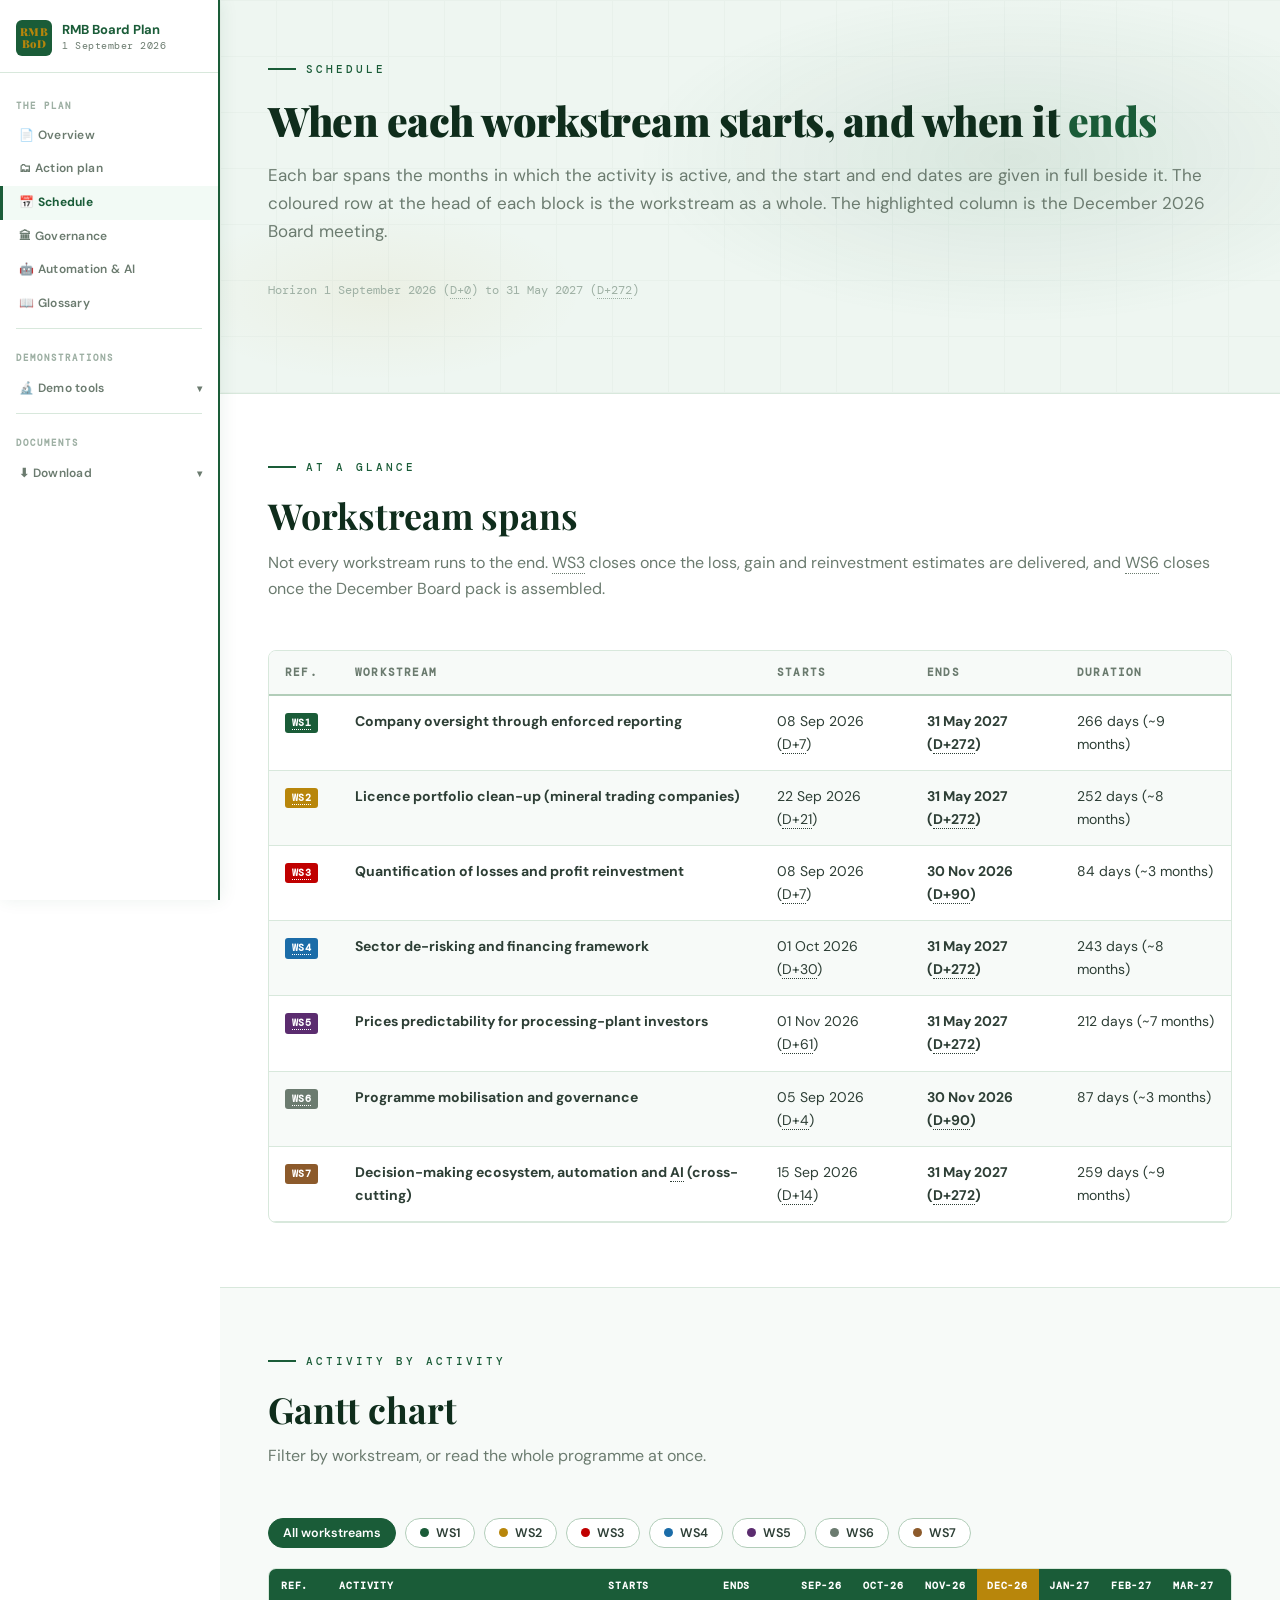
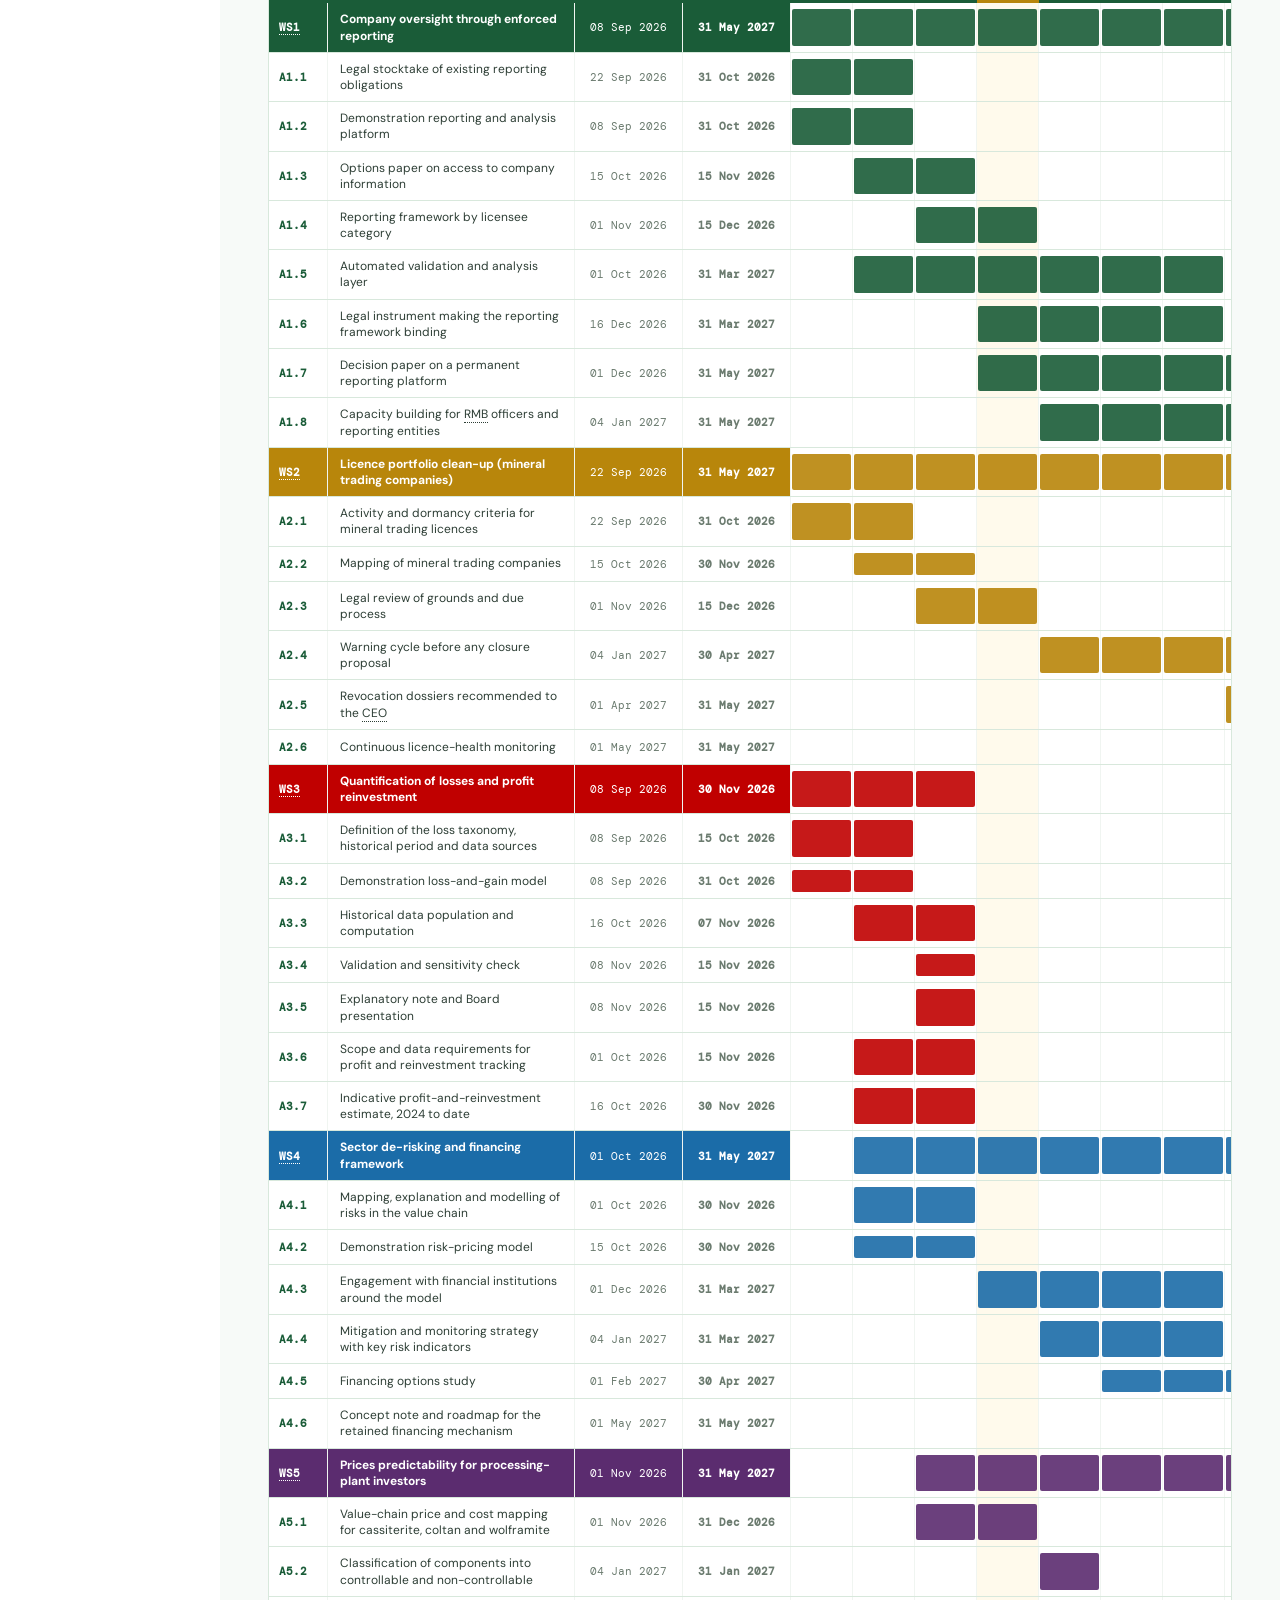
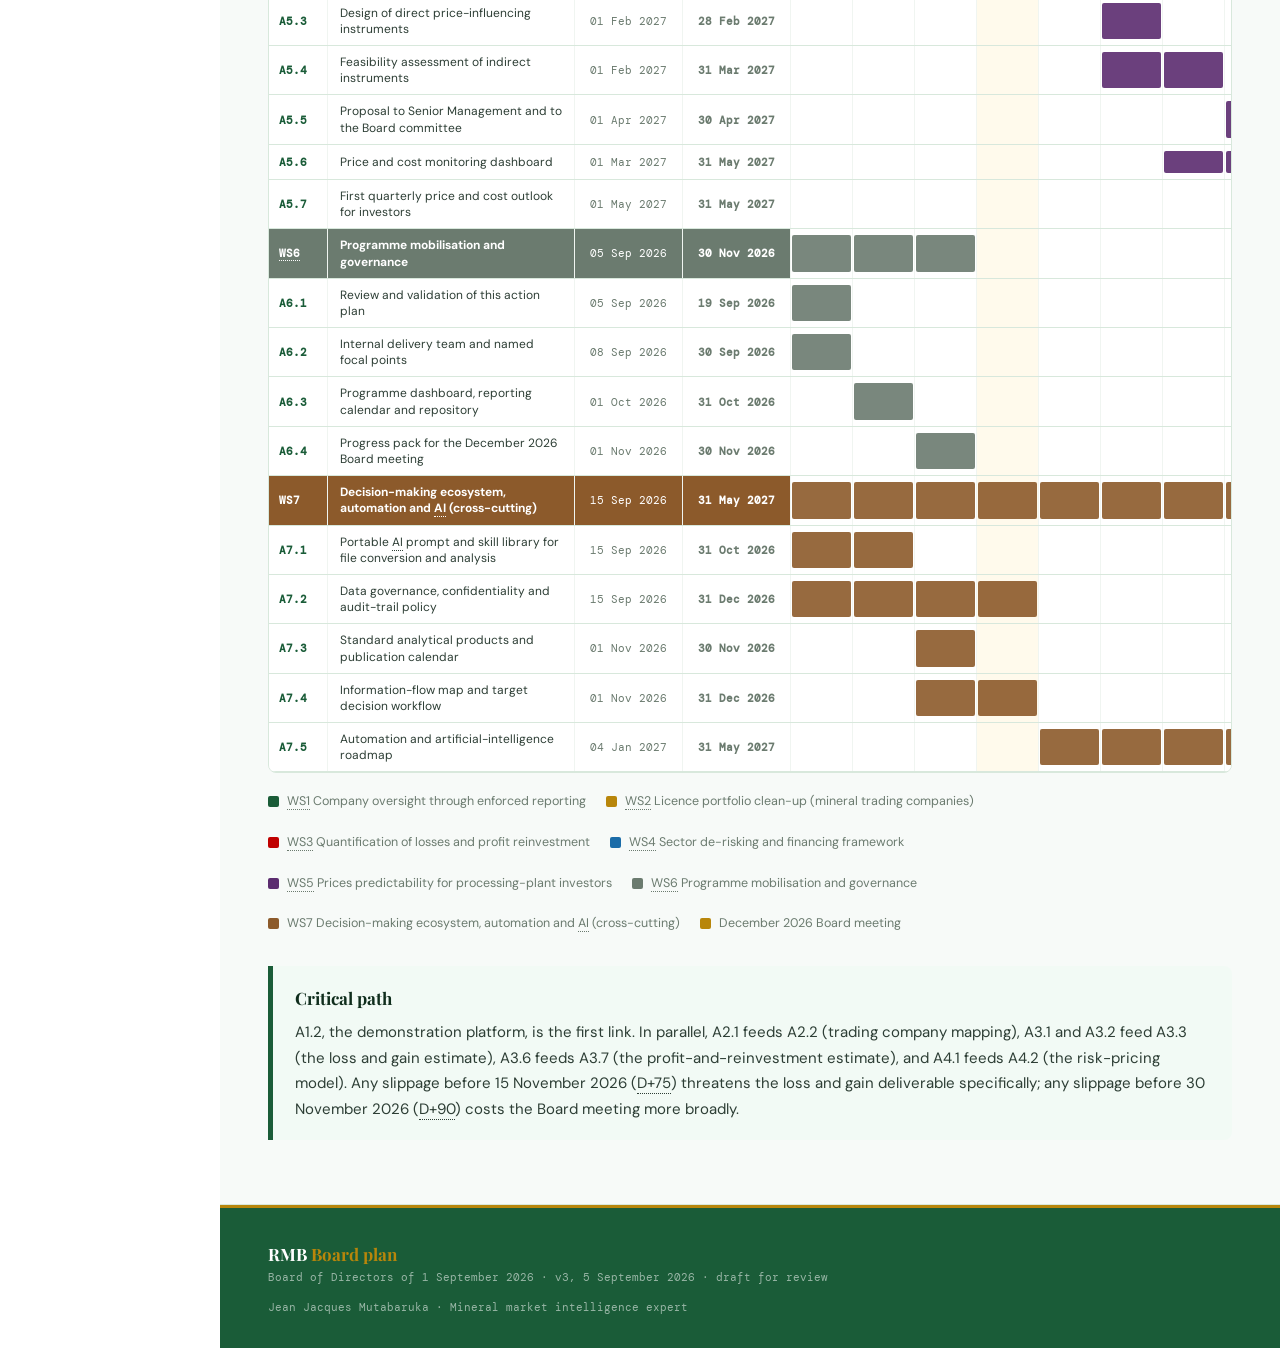
<file: schedule.html>
<!DOCTYPE html>
<html lang="en">
<head>
<meta charset="UTF-8">
<meta name="viewport" content="width=device-width, initial-scale=1.0">
<title>Schedule — RMB Board plan, 1 September 2026</title>
<link rel="stylesheet" href="shared.css">
<link rel="stylesheet" href="plan.css">

</head>
<body>
<aside class="rmb-sidebar" id="rmb-sidebar">
  <div class="sb-logo-block">
    <div class="sb-logo">RMB<br>BoD</div>
    <div>
      <div class="sb-brand-main">RMB Board Plan</div>
      <div class="sb-brand-sub">1 September 2026</div>
    </div>
  </div>
  <nav class="sb-nav">
    <span class="sb-section-label">The plan</span>
    <a href="index.html">📄 Overview</a>
    <a href="action-plan.html">🗂 Action plan</a>
    <a href="schedule.html" class="active">📅 Schedule</a>
    <a href="governance.html">🏛 Governance</a>
    <a href="automation.html">🤖 Automation & AI</a>
    <a href="glossary.html">📖 Glossary</a>
    <div class="sb-divider"></div>
    <span class="sb-section-label">Demonstrations</span>
    <button class="sb-group-trigger" id="sb-demo-trigger" onclick="sbToggle(this)">
      <span>🔬 Demo tools</span><span class="sb-arrow">▾</span>
    </button>
    <div class="sb-group-items" id="sb-demo-items">
      <a href="https://rmb-mineral-pricing-tool.streamlit.app/" class="sb-sub" target="_blank" rel="noopener">📤 Reporting platform</a>
      <a href="https://rmb-mineral-pricing-tool.streamlit.app/" class="sb-sub" target="_blank" rel="noopener">📉 Risk-pricing model</a>
      <a href="https://rmb-mineral-pricing-tool.streamlit.app/" class="sb-sub" target="_blank" rel="noopener">💠 3T pricing tool</a>
    </div>
    <div class="sb-divider"></div>
    <span class="sb-section-label">Documents</span>
    <button class="sb-group-trigger" id="sb-doc-trigger" onclick="sbToggle(this)">
      <span>⬇ Download</span><span class="sb-arrow">▾</span>
    </button>
    <div class="sb-group-items" id="sb-doc-items">
      <a href="docs/RMB__BoD-2026-09-01_Action-plan_detailed.docx" class="sb-sub">📘 Detailed (Word)</a>
      <a href="docs/RMB__BoD-2026-09-01_Action-plan_detailed.pdf" class="sb-sub">📕 Detailed (PDF)</a>
      <a href="docs/RMB__BoD-2026-09-01_Action-plan_condensed.docx" class="sb-sub">📗 Condensed (Word)</a>
      <a href="docs/RMB__BoD-2026-09-01_Action-plan_condensed.pdf" class="sb-sub">📙 Condensed (PDF)</a>
    </div>
  </nav>
</aside>

<div class="sb-topbar">
  <div class="sb-topbar-logo">RMB<br>BoD</div>
  <div class="sb-topbar-title">RMB Board Plan</div>
  <button class="sb-hamburger" id="sb-hbg" onclick="sbMobileToggle()" aria-label="Menu">
    <span></span><span></span><span></span>
  </button>
</div>
<div class="sb-overlay" id="sb-overlay" onclick="sbMobileClose()"></div>
<div class="page-wrap">

<div class="hero">
  <div class="hero-bg-mesh"></div>
  <div class="hero-grid"></div>
  <div class="hero-content">
    <div class="eyebrow fade-up au-1">Schedule</div>
    <h1 class="hero-title fade-up au-2" style="white-space:normal">When each workstream starts, and when it <span class="accent">ends</span></h1>
    <p class="hero-lead fade-up au-3">Each bar spans the months in which the activity is active, and the start and end dates are given in full beside it. The coloured row at the head of each block is the workstream as a whole. The highlighted column is the December 2026 Board meeting.</p>
    <p class="hero-meta fade-up au-4">Horizon 1 September 2026 (D+0) to 31 May 2027 (D+272)</p>
    
  </div>
</div>

<div class="section">
  <div class="eyebrow">At a glance</div>
  <h2 class="section-title">Workstream spans</h2>
  <p class="section-lead">Not every workstream runs to the end. WS3 closes once the loss, gain and reinvestment estimates are delivered, and WS6 closes once the December Board pack is assembled.</p>
  <div class="table-scroll"><table class="data-table">
<thead><tr><th style="width:70px">Ref.</th><th>Workstream</th><th style="width:150px">Starts</th><th style="width:150px">Ends</th><th style="width:170px">Duration</th></tr></thead>
<tbody><tr>
<td><span class="ws-chip" style="background:#1A5C38">WS1</span></td>
<td><strong>Company oversight through enforced reporting</strong></td>
<td>08 Sep 2026 (D+7)</td><td><strong>31 May 2027 (D+272)</strong></td><td>266 days (~9 months)</td></tr><tr>
<td><span class="ws-chip" style="background:#B8860B">WS2</span></td>
<td><strong>Licence portfolio clean-up (mineral trading companies)</strong></td>
<td>22 Sep 2026 (D+21)</td><td><strong>31 May 2027 (D+272)</strong></td><td>252 days (~8 months)</td></tr><tr>
<td><span class="ws-chip" style="background:#C00000">WS3</span></td>
<td><strong>Quantification of losses and profit reinvestment</strong></td>
<td>08 Sep 2026 (D+7)</td><td><strong>30 Nov 2026 (D+90)</strong></td><td>84 days (~3 months)</td></tr><tr>
<td><span class="ws-chip" style="background:#1B6CA8">WS4</span></td>
<td><strong>Sector de-risking and financing framework</strong></td>
<td>01 Oct 2026 (D+30)</td><td><strong>31 May 2027 (D+272)</strong></td><td>243 days (~8 months)</td></tr><tr>
<td><span class="ws-chip" style="background:#5B2C6F">WS5</span></td>
<td><strong>Prices predictability for processing-plant investors</strong></td>
<td>01 Nov 2026 (D+61)</td><td><strong>31 May 2027 (D+272)</strong></td><td>212 days (~7 months)</td></tr><tr>
<td><span class="ws-chip" style="background:#6B7B6F">WS6</span></td>
<td><strong>Programme mobilisation and governance</strong></td>
<td>05 Sep 2026 (D+4)</td><td><strong>30 Nov 2026 (D+90)</strong></td><td>87 days (~3 months)</td></tr><tr>
<td><span class="ws-chip" style="background:#8C5A2B">WS7</span></td>
<td><strong>Decision-making ecosystem, automation and AI (cross-cutting)</strong></td>
<td>15 Sep 2026 (D+14)</td><td><strong>31 May 2027 (D+272)</strong></td><td>259 days (~9 months)</td></tr></tbody>
</table></div>
</div>

<div class="section section-alt">
  <div class="eyebrow">Activity by activity</div>
  <h2 class="section-title">Gantt chart</h2>
  <p class="section-lead">Filter by workstream, or read the whole programme at once.</p>
  <div class="plan-controls">
    <button class="chip active" data-ws="all" onclick="ganttFilter(this)">All workstreams</button>
    <button class="chip" data-ws="WS1" onclick="ganttFilter(this)" title="Company oversight through enforced reporting"><span class="dot" style="background:#1A5C38"></span>WS1</button><button class="chip" data-ws="WS2" onclick="ganttFilter(this)" title="Licence portfolio clean-up (mineral trading companies)"><span class="dot" style="background:#B8860B"></span>WS2</button><button class="chip" data-ws="WS3" onclick="ganttFilter(this)" title="Quantification of losses and profit reinvestment"><span class="dot" style="background:#C00000"></span>WS3</button><button class="chip" data-ws="WS4" onclick="ganttFilter(this)" title="Sector de-risking and financing framework"><span class="dot" style="background:#1B6CA8"></span>WS4</button><button class="chip" data-ws="WS5" onclick="ganttFilter(this)" title="Prices predictability for processing-plant investors"><span class="dot" style="background:#5B2C6F"></span>WS5</button><button class="chip" data-ws="WS6" onclick="ganttFilter(this)" title="Programme mobilisation and governance"><span class="dot" style="background:#6B7B6F"></span>WS6</button><button class="chip" data-ws="WS7" onclick="ganttFilter(this)" title="Decision-making ecosystem, automation and AI (cross-cutting)"><span class="dot" style="background:#8C5A2B"></span>WS7</button>
  </div>
  <div class="table-scroll">
    <table class="gantt-table" id="gantt">
      <thead><tr><th style="width:60px">Ref.</th><th style="width:270px">Activity</th>
        <th style="width:110px">Starts</th><th style="width:110px">Ends</th><th class="">Sep-26</th><th class="">Oct-26</th><th class="">Nov-26</th><th class="board">Dec-26</th><th class="">Jan-27</th><th class="">Feb-27</th><th class="">Mar-27</th><th class="">Apr-27</th><th class="">May-27</th></tr></thead>
      <tbody><tr class="g-ws" data-ws="WSX"><td class="g-ref" style="background:#1A5C38">WS1</td>
    <td class="g-label" style="background:#1A5C38;color:#fff"><strong>Company oversight through enforced reporting</strong></td>
    <td class="g-date" style="background:#1A5C38;color:#fff">08 Sep 2026</td>
    <td class="g-date" style="background:#1A5C38;color:#fff"><strong>31 May 2027</strong></td>
    <td class="g-cell "><div class="g-bar" style="background:#1A5C38"></div></td><td class="g-cell "><div class="g-bar" style="background:#1A5C38"></div></td><td class="g-cell "><div class="g-bar" style="background:#1A5C38"></div></td><td class="g-cell boardcol"><div class="g-bar" style="background:#1A5C38"></div></td><td class="g-cell "><div class="g-bar" style="background:#1A5C38"></div></td><td class="g-cell "><div class="g-bar" style="background:#1A5C38"></div></td><td class="g-cell "><div class="g-bar" style="background:#1A5C38"></div></td><td class="g-cell "><div class="g-bar" style="background:#1A5C38"></div></td><td class="g-cell "><div class="g-bar" style="background:#1A5C38"></div></td></tr><tr>
    <td class="g-ref">A1.1</td><td class="g-label">Legal stocktake of existing reporting obligations</td>
    <td class="g-date">22 Sep 2026</td><td class="g-date"><strong>31 Oct 2026</strong></td>
    <td class="g-cell "><div class="g-bar" style="background:#1A5C38"></div></td><td class="g-cell "><div class="g-bar" style="background:#1A5C38"></div></td><td class="g-cell "></td><td class="g-cell boardcol"></td><td class="g-cell "></td><td class="g-cell "></td><td class="g-cell "></td><td class="g-cell "></td><td class="g-cell "></td></tr><tr>
    <td class="g-ref">A1.2</td><td class="g-label">Demonstration reporting and analysis platform</td>
    <td class="g-date">08 Sep 2026</td><td class="g-date"><strong>31 Oct 2026</strong></td>
    <td class="g-cell "><div class="g-bar" style="background:#1A5C38"></div></td><td class="g-cell "><div class="g-bar" style="background:#1A5C38"></div></td><td class="g-cell "></td><td class="g-cell boardcol"></td><td class="g-cell "></td><td class="g-cell "></td><td class="g-cell "></td><td class="g-cell "></td><td class="g-cell "></td></tr><tr>
    <td class="g-ref">A1.3</td><td class="g-label">Options paper on access to company information</td>
    <td class="g-date">15 Oct 2026</td><td class="g-date"><strong>15 Nov 2026</strong></td>
    <td class="g-cell "></td><td class="g-cell "><div class="g-bar" style="background:#1A5C38"></div></td><td class="g-cell "><div class="g-bar" style="background:#1A5C38"></div></td><td class="g-cell boardcol"></td><td class="g-cell "></td><td class="g-cell "></td><td class="g-cell "></td><td class="g-cell "></td><td class="g-cell "></td></tr><tr>
    <td class="g-ref">A1.4</td><td class="g-label">Reporting framework by licensee category</td>
    <td class="g-date">01 Nov 2026</td><td class="g-date"><strong>15 Dec 2026</strong></td>
    <td class="g-cell "></td><td class="g-cell "></td><td class="g-cell "><div class="g-bar" style="background:#1A5C38"></div></td><td class="g-cell boardcol"><div class="g-bar" style="background:#1A5C38"></div></td><td class="g-cell "></td><td class="g-cell "></td><td class="g-cell "></td><td class="g-cell "></td><td class="g-cell "></td></tr><tr>
    <td class="g-ref">A1.5</td><td class="g-label">Automated validation and analysis layer</td>
    <td class="g-date">01 Oct 2026</td><td class="g-date"><strong>31 Mar 2027</strong></td>
    <td class="g-cell "></td><td class="g-cell "><div class="g-bar" style="background:#1A5C38"></div></td><td class="g-cell "><div class="g-bar" style="background:#1A5C38"></div></td><td class="g-cell boardcol"><div class="g-bar" style="background:#1A5C38"></div></td><td class="g-cell "><div class="g-bar" style="background:#1A5C38"></div></td><td class="g-cell "><div class="g-bar" style="background:#1A5C38"></div></td><td class="g-cell "><div class="g-bar" style="background:#1A5C38"></div></td><td class="g-cell "></td><td class="g-cell "></td></tr><tr>
    <td class="g-ref">A1.6</td><td class="g-label">Legal instrument making the reporting framework binding</td>
    <td class="g-date">16 Dec 2026</td><td class="g-date"><strong>31 Mar 2027</strong></td>
    <td class="g-cell "></td><td class="g-cell "></td><td class="g-cell "></td><td class="g-cell boardcol"><div class="g-bar" style="background:#1A5C38"></div></td><td class="g-cell "><div class="g-bar" style="background:#1A5C38"></div></td><td class="g-cell "><div class="g-bar" style="background:#1A5C38"></div></td><td class="g-cell "><div class="g-bar" style="background:#1A5C38"></div></td><td class="g-cell "></td><td class="g-cell "></td></tr><tr>
    <td class="g-ref">A1.7</td><td class="g-label">Decision paper on a permanent reporting platform</td>
    <td class="g-date">01 Dec 2026</td><td class="g-date"><strong>31 May 2027</strong></td>
    <td class="g-cell "></td><td class="g-cell "></td><td class="g-cell "></td><td class="g-cell boardcol"><div class="g-bar" style="background:#1A5C38"></div></td><td class="g-cell "><div class="g-bar" style="background:#1A5C38"></div></td><td class="g-cell "><div class="g-bar" style="background:#1A5C38"></div></td><td class="g-cell "><div class="g-bar" style="background:#1A5C38"></div></td><td class="g-cell "><div class="g-bar" style="background:#1A5C38"></div></td><td class="g-cell "><div class="g-bar" style="background:#1A5C38"></div></td></tr><tr>
    <td class="g-ref">A1.8</td><td class="g-label">Capacity building for RMB officers and reporting entities</td>
    <td class="g-date">04 Jan 2027</td><td class="g-date"><strong>31 May 2027</strong></td>
    <td class="g-cell "></td><td class="g-cell "></td><td class="g-cell "></td><td class="g-cell boardcol"></td><td class="g-cell "><div class="g-bar" style="background:#1A5C38"></div></td><td class="g-cell "><div class="g-bar" style="background:#1A5C38"></div></td><td class="g-cell "><div class="g-bar" style="background:#1A5C38"></div></td><td class="g-cell "><div class="g-bar" style="background:#1A5C38"></div></td><td class="g-cell "><div class="g-bar" style="background:#1A5C38"></div></td></tr><tr class="g-ws" data-ws="WSX"><td class="g-ref" style="background:#B8860B">WS2</td>
    <td class="g-label" style="background:#B8860B;color:#fff"><strong>Licence portfolio clean-up (mineral trading companies)</strong></td>
    <td class="g-date" style="background:#B8860B;color:#fff">22 Sep 2026</td>
    <td class="g-date" style="background:#B8860B;color:#fff"><strong>31 May 2027</strong></td>
    <td class="g-cell "><div class="g-bar" style="background:#B8860B"></div></td><td class="g-cell "><div class="g-bar" style="background:#B8860B"></div></td><td class="g-cell "><div class="g-bar" style="background:#B8860B"></div></td><td class="g-cell boardcol"><div class="g-bar" style="background:#B8860B"></div></td><td class="g-cell "><div class="g-bar" style="background:#B8860B"></div></td><td class="g-cell "><div class="g-bar" style="background:#B8860B"></div></td><td class="g-cell "><div class="g-bar" style="background:#B8860B"></div></td><td class="g-cell "><div class="g-bar" style="background:#B8860B"></div></td><td class="g-cell "><div class="g-bar" style="background:#B8860B"></div></td></tr><tr>
    <td class="g-ref">A2.1</td><td class="g-label">Activity and dormancy criteria for mineral trading licences</td>
    <td class="g-date">22 Sep 2026</td><td class="g-date"><strong>31 Oct 2026</strong></td>
    <td class="g-cell "><div class="g-bar" style="background:#B8860B"></div></td><td class="g-cell "><div class="g-bar" style="background:#B8860B"></div></td><td class="g-cell "></td><td class="g-cell boardcol"></td><td class="g-cell "></td><td class="g-cell "></td><td class="g-cell "></td><td class="g-cell "></td><td class="g-cell "></td></tr><tr>
    <td class="g-ref">A2.2</td><td class="g-label">Mapping of mineral trading companies</td>
    <td class="g-date">15 Oct 2026</td><td class="g-date"><strong>30 Nov 2026</strong></td>
    <td class="g-cell "></td><td class="g-cell "><div class="g-bar" style="background:#B8860B"></div></td><td class="g-cell "><div class="g-bar" style="background:#B8860B"></div></td><td class="g-cell boardcol"></td><td class="g-cell "></td><td class="g-cell "></td><td class="g-cell "></td><td class="g-cell "></td><td class="g-cell "></td></tr><tr>
    <td class="g-ref">A2.3</td><td class="g-label">Legal review of grounds and due process</td>
    <td class="g-date">01 Nov 2026</td><td class="g-date"><strong>15 Dec 2026</strong></td>
    <td class="g-cell "></td><td class="g-cell "></td><td class="g-cell "><div class="g-bar" style="background:#B8860B"></div></td><td class="g-cell boardcol"><div class="g-bar" style="background:#B8860B"></div></td><td class="g-cell "></td><td class="g-cell "></td><td class="g-cell "></td><td class="g-cell "></td><td class="g-cell "></td></tr><tr>
    <td class="g-ref">A2.4</td><td class="g-label">Warning cycle before any closure proposal</td>
    <td class="g-date">04 Jan 2027</td><td class="g-date"><strong>30 Apr 2027</strong></td>
    <td class="g-cell "></td><td class="g-cell "></td><td class="g-cell "></td><td class="g-cell boardcol"></td><td class="g-cell "><div class="g-bar" style="background:#B8860B"></div></td><td class="g-cell "><div class="g-bar" style="background:#B8860B"></div></td><td class="g-cell "><div class="g-bar" style="background:#B8860B"></div></td><td class="g-cell "><div class="g-bar" style="background:#B8860B"></div></td><td class="g-cell "></td></tr><tr>
    <td class="g-ref">A2.5</td><td class="g-label">Revocation dossiers recommended to the CEO</td>
    <td class="g-date">01 Apr 2027</td><td class="g-date"><strong>31 May 2027</strong></td>
    <td class="g-cell "></td><td class="g-cell "></td><td class="g-cell "></td><td class="g-cell boardcol"></td><td class="g-cell "></td><td class="g-cell "></td><td class="g-cell "></td><td class="g-cell "><div class="g-bar" style="background:#B8860B"></div></td><td class="g-cell "><div class="g-bar" style="background:#B8860B"></div></td></tr><tr>
    <td class="g-ref">A2.6</td><td class="g-label">Continuous licence-health monitoring</td>
    <td class="g-date">01 May 2027</td><td class="g-date"><strong>31 May 2027</strong></td>
    <td class="g-cell "></td><td class="g-cell "></td><td class="g-cell "></td><td class="g-cell boardcol"></td><td class="g-cell "></td><td class="g-cell "></td><td class="g-cell "></td><td class="g-cell "></td><td class="g-cell "><div class="g-bar" style="background:#B8860B"></div></td></tr><tr class="g-ws" data-ws="WSX"><td class="g-ref" style="background:#C00000">WS3</td>
    <td class="g-label" style="background:#C00000;color:#fff"><strong>Quantification of losses and profit reinvestment</strong></td>
    <td class="g-date" style="background:#C00000;color:#fff">08 Sep 2026</td>
    <td class="g-date" style="background:#C00000;color:#fff"><strong>30 Nov 2026</strong></td>
    <td class="g-cell "><div class="g-bar" style="background:#C00000"></div></td><td class="g-cell "><div class="g-bar" style="background:#C00000"></div></td><td class="g-cell "><div class="g-bar" style="background:#C00000"></div></td><td class="g-cell boardcol"></td><td class="g-cell "></td><td class="g-cell "></td><td class="g-cell "></td><td class="g-cell "></td><td class="g-cell "></td></tr><tr>
    <td class="g-ref">A3.1</td><td class="g-label">Definition of the loss taxonomy, historical period and data sources</td>
    <td class="g-date">08 Sep 2026</td><td class="g-date"><strong>15 Oct 2026</strong></td>
    <td class="g-cell "><div class="g-bar" style="background:#C00000"></div></td><td class="g-cell "><div class="g-bar" style="background:#C00000"></div></td><td class="g-cell "></td><td class="g-cell boardcol"></td><td class="g-cell "></td><td class="g-cell "></td><td class="g-cell "></td><td class="g-cell "></td><td class="g-cell "></td></tr><tr>
    <td class="g-ref">A3.2</td><td class="g-label">Demonstration loss-and-gain model</td>
    <td class="g-date">08 Sep 2026</td><td class="g-date"><strong>31 Oct 2026</strong></td>
    <td class="g-cell "><div class="g-bar" style="background:#C00000"></div></td><td class="g-cell "><div class="g-bar" style="background:#C00000"></div></td><td class="g-cell "></td><td class="g-cell boardcol"></td><td class="g-cell "></td><td class="g-cell "></td><td class="g-cell "></td><td class="g-cell "></td><td class="g-cell "></td></tr><tr>
    <td class="g-ref">A3.3</td><td class="g-label">Historical data population and computation</td>
    <td class="g-date">16 Oct 2026</td><td class="g-date"><strong>07 Nov 2026</strong></td>
    <td class="g-cell "></td><td class="g-cell "><div class="g-bar" style="background:#C00000"></div></td><td class="g-cell "><div class="g-bar" style="background:#C00000"></div></td><td class="g-cell boardcol"></td><td class="g-cell "></td><td class="g-cell "></td><td class="g-cell "></td><td class="g-cell "></td><td class="g-cell "></td></tr><tr>
    <td class="g-ref">A3.4</td><td class="g-label">Validation and sensitivity check</td>
    <td class="g-date">08 Nov 2026</td><td class="g-date"><strong>15 Nov 2026</strong></td>
    <td class="g-cell "></td><td class="g-cell "></td><td class="g-cell "><div class="g-bar" style="background:#C00000"></div></td><td class="g-cell boardcol"></td><td class="g-cell "></td><td class="g-cell "></td><td class="g-cell "></td><td class="g-cell "></td><td class="g-cell "></td></tr><tr>
    <td class="g-ref">A3.5</td><td class="g-label">Explanatory note and Board presentation</td>
    <td class="g-date">08 Nov 2026</td><td class="g-date"><strong>15 Nov 2026</strong></td>
    <td class="g-cell "></td><td class="g-cell "></td><td class="g-cell "><div class="g-bar" style="background:#C00000"></div></td><td class="g-cell boardcol"></td><td class="g-cell "></td><td class="g-cell "></td><td class="g-cell "></td><td class="g-cell "></td><td class="g-cell "></td></tr><tr>
    <td class="g-ref">A3.6</td><td class="g-label">Scope and data requirements for profit and reinvestment tracking</td>
    <td class="g-date">01 Oct 2026</td><td class="g-date"><strong>15 Nov 2026</strong></td>
    <td class="g-cell "></td><td class="g-cell "><div class="g-bar" style="background:#C00000"></div></td><td class="g-cell "><div class="g-bar" style="background:#C00000"></div></td><td class="g-cell boardcol"></td><td class="g-cell "></td><td class="g-cell "></td><td class="g-cell "></td><td class="g-cell "></td><td class="g-cell "></td></tr><tr>
    <td class="g-ref">A3.7</td><td class="g-label">Indicative profit-and-reinvestment estimate, 2024 to date</td>
    <td class="g-date">16 Oct 2026</td><td class="g-date"><strong>30 Nov 2026</strong></td>
    <td class="g-cell "></td><td class="g-cell "><div class="g-bar" style="background:#C00000"></div></td><td class="g-cell "><div class="g-bar" style="background:#C00000"></div></td><td class="g-cell boardcol"></td><td class="g-cell "></td><td class="g-cell "></td><td class="g-cell "></td><td class="g-cell "></td><td class="g-cell "></td></tr><tr class="g-ws" data-ws="WSX"><td class="g-ref" style="background:#1B6CA8">WS4</td>
    <td class="g-label" style="background:#1B6CA8;color:#fff"><strong>Sector de-risking and financing framework</strong></td>
    <td class="g-date" style="background:#1B6CA8;color:#fff">01 Oct 2026</td>
    <td class="g-date" style="background:#1B6CA8;color:#fff"><strong>31 May 2027</strong></td>
    <td class="g-cell "></td><td class="g-cell "><div class="g-bar" style="background:#1B6CA8"></div></td><td class="g-cell "><div class="g-bar" style="background:#1B6CA8"></div></td><td class="g-cell boardcol"><div class="g-bar" style="background:#1B6CA8"></div></td><td class="g-cell "><div class="g-bar" style="background:#1B6CA8"></div></td><td class="g-cell "><div class="g-bar" style="background:#1B6CA8"></div></td><td class="g-cell "><div class="g-bar" style="background:#1B6CA8"></div></td><td class="g-cell "><div class="g-bar" style="background:#1B6CA8"></div></td><td class="g-cell "><div class="g-bar" style="background:#1B6CA8"></div></td></tr><tr>
    <td class="g-ref">A4.1</td><td class="g-label">Mapping, explanation and modelling of risks in the value chain</td>
    <td class="g-date">01 Oct 2026</td><td class="g-date"><strong>30 Nov 2026</strong></td>
    <td class="g-cell "></td><td class="g-cell "><div class="g-bar" style="background:#1B6CA8"></div></td><td class="g-cell "><div class="g-bar" style="background:#1B6CA8"></div></td><td class="g-cell boardcol"></td><td class="g-cell "></td><td class="g-cell "></td><td class="g-cell "></td><td class="g-cell "></td><td class="g-cell "></td></tr><tr>
    <td class="g-ref">A4.2</td><td class="g-label">Demonstration risk-pricing model</td>
    <td class="g-date">15 Oct 2026</td><td class="g-date"><strong>30 Nov 2026</strong></td>
    <td class="g-cell "></td><td class="g-cell "><div class="g-bar" style="background:#1B6CA8"></div></td><td class="g-cell "><div class="g-bar" style="background:#1B6CA8"></div></td><td class="g-cell boardcol"></td><td class="g-cell "></td><td class="g-cell "></td><td class="g-cell "></td><td class="g-cell "></td><td class="g-cell "></td></tr><tr>
    <td class="g-ref">A4.3</td><td class="g-label">Engagement with financial institutions around the model</td>
    <td class="g-date">01 Dec 2026</td><td class="g-date"><strong>31 Mar 2027</strong></td>
    <td class="g-cell "></td><td class="g-cell "></td><td class="g-cell "></td><td class="g-cell boardcol"><div class="g-bar" style="background:#1B6CA8"></div></td><td class="g-cell "><div class="g-bar" style="background:#1B6CA8"></div></td><td class="g-cell "><div class="g-bar" style="background:#1B6CA8"></div></td><td class="g-cell "><div class="g-bar" style="background:#1B6CA8"></div></td><td class="g-cell "></td><td class="g-cell "></td></tr><tr>
    <td class="g-ref">A4.4</td><td class="g-label">Mitigation and monitoring strategy with key risk indicators</td>
    <td class="g-date">04 Jan 2027</td><td class="g-date"><strong>31 Mar 2027</strong></td>
    <td class="g-cell "></td><td class="g-cell "></td><td class="g-cell "></td><td class="g-cell boardcol"></td><td class="g-cell "><div class="g-bar" style="background:#1B6CA8"></div></td><td class="g-cell "><div class="g-bar" style="background:#1B6CA8"></div></td><td class="g-cell "><div class="g-bar" style="background:#1B6CA8"></div></td><td class="g-cell "></td><td class="g-cell "></td></tr><tr>
    <td class="g-ref">A4.5</td><td class="g-label">Financing options study</td>
    <td class="g-date">01 Feb 2027</td><td class="g-date"><strong>30 Apr 2027</strong></td>
    <td class="g-cell "></td><td class="g-cell "></td><td class="g-cell "></td><td class="g-cell boardcol"></td><td class="g-cell "></td><td class="g-cell "><div class="g-bar" style="background:#1B6CA8"></div></td><td class="g-cell "><div class="g-bar" style="background:#1B6CA8"></div></td><td class="g-cell "><div class="g-bar" style="background:#1B6CA8"></div></td><td class="g-cell "></td></tr><tr>
    <td class="g-ref">A4.6</td><td class="g-label">Concept note and roadmap for the retained financing mechanism</td>
    <td class="g-date">01 May 2027</td><td class="g-date"><strong>31 May 2027</strong></td>
    <td class="g-cell "></td><td class="g-cell "></td><td class="g-cell "></td><td class="g-cell boardcol"></td><td class="g-cell "></td><td class="g-cell "></td><td class="g-cell "></td><td class="g-cell "></td><td class="g-cell "><div class="g-bar" style="background:#1B6CA8"></div></td></tr><tr class="g-ws" data-ws="WSX"><td class="g-ref" style="background:#5B2C6F">WS5</td>
    <td class="g-label" style="background:#5B2C6F;color:#fff"><strong>Prices predictability for processing-plant investors</strong></td>
    <td class="g-date" style="background:#5B2C6F;color:#fff">01 Nov 2026</td>
    <td class="g-date" style="background:#5B2C6F;color:#fff"><strong>31 May 2027</strong></td>
    <td class="g-cell "></td><td class="g-cell "></td><td class="g-cell "><div class="g-bar" style="background:#5B2C6F"></div></td><td class="g-cell boardcol"><div class="g-bar" style="background:#5B2C6F"></div></td><td class="g-cell "><div class="g-bar" style="background:#5B2C6F"></div></td><td class="g-cell "><div class="g-bar" style="background:#5B2C6F"></div></td><td class="g-cell "><div class="g-bar" style="background:#5B2C6F"></div></td><td class="g-cell "><div class="g-bar" style="background:#5B2C6F"></div></td><td class="g-cell "><div class="g-bar" style="background:#5B2C6F"></div></td></tr><tr>
    <td class="g-ref">A5.1</td><td class="g-label">Value-chain price and cost mapping for cassiterite, coltan and wolframite</td>
    <td class="g-date">01 Nov 2026</td><td class="g-date"><strong>31 Dec 2026</strong></td>
    <td class="g-cell "></td><td class="g-cell "></td><td class="g-cell "><div class="g-bar" style="background:#5B2C6F"></div></td><td class="g-cell boardcol"><div class="g-bar" style="background:#5B2C6F"></div></td><td class="g-cell "></td><td class="g-cell "></td><td class="g-cell "></td><td class="g-cell "></td><td class="g-cell "></td></tr><tr>
    <td class="g-ref">A5.2</td><td class="g-label">Classification of components into controllable and non-controllable</td>
    <td class="g-date">04 Jan 2027</td><td class="g-date"><strong>31 Jan 2027</strong></td>
    <td class="g-cell "></td><td class="g-cell "></td><td class="g-cell "></td><td class="g-cell boardcol"></td><td class="g-cell "><div class="g-bar" style="background:#5B2C6F"></div></td><td class="g-cell "></td><td class="g-cell "></td><td class="g-cell "></td><td class="g-cell "></td></tr><tr>
    <td class="g-ref">A5.3</td><td class="g-label">Design of direct price-influencing instruments</td>
    <td class="g-date">01 Feb 2027</td><td class="g-date"><strong>28 Feb 2027</strong></td>
    <td class="g-cell "></td><td class="g-cell "></td><td class="g-cell "></td><td class="g-cell boardcol"></td><td class="g-cell "></td><td class="g-cell "><div class="g-bar" style="background:#5B2C6F"></div></td><td class="g-cell "></td><td class="g-cell "></td><td class="g-cell "></td></tr><tr>
    <td class="g-ref">A5.4</td><td class="g-label">Feasibility assessment of indirect instruments</td>
    <td class="g-date">01 Feb 2027</td><td class="g-date"><strong>31 Mar 2027</strong></td>
    <td class="g-cell "></td><td class="g-cell "></td><td class="g-cell "></td><td class="g-cell boardcol"></td><td class="g-cell "></td><td class="g-cell "><div class="g-bar" style="background:#5B2C6F"></div></td><td class="g-cell "><div class="g-bar" style="background:#5B2C6F"></div></td><td class="g-cell "></td><td class="g-cell "></td></tr><tr>
    <td class="g-ref">A5.5</td><td class="g-label">Proposal to Senior Management and to the Board committee</td>
    <td class="g-date">01 Apr 2027</td><td class="g-date"><strong>30 Apr 2027</strong></td>
    <td class="g-cell "></td><td class="g-cell "></td><td class="g-cell "></td><td class="g-cell boardcol"></td><td class="g-cell "></td><td class="g-cell "></td><td class="g-cell "></td><td class="g-cell "><div class="g-bar" style="background:#5B2C6F"></div></td><td class="g-cell "></td></tr><tr>
    <td class="g-ref">A5.6</td><td class="g-label">Price and cost monitoring dashboard</td>
    <td class="g-date">01 Mar 2027</td><td class="g-date"><strong>31 May 2027</strong></td>
    <td class="g-cell "></td><td class="g-cell "></td><td class="g-cell "></td><td class="g-cell boardcol"></td><td class="g-cell "></td><td class="g-cell "></td><td class="g-cell "><div class="g-bar" style="background:#5B2C6F"></div></td><td class="g-cell "><div class="g-bar" style="background:#5B2C6F"></div></td><td class="g-cell "><div class="g-bar" style="background:#5B2C6F"></div></td></tr><tr>
    <td class="g-ref">A5.7</td><td class="g-label">First quarterly price and cost outlook for investors</td>
    <td class="g-date">01 May 2027</td><td class="g-date"><strong>31 May 2027</strong></td>
    <td class="g-cell "></td><td class="g-cell "></td><td class="g-cell "></td><td class="g-cell boardcol"></td><td class="g-cell "></td><td class="g-cell "></td><td class="g-cell "></td><td class="g-cell "></td><td class="g-cell "><div class="g-bar" style="background:#5B2C6F"></div></td></tr><tr class="g-ws" data-ws="WSX"><td class="g-ref" style="background:#6B7B6F">WS6</td>
    <td class="g-label" style="background:#6B7B6F;color:#fff"><strong>Programme mobilisation and governance</strong></td>
    <td class="g-date" style="background:#6B7B6F;color:#fff">05 Sep 2026</td>
    <td class="g-date" style="background:#6B7B6F;color:#fff"><strong>30 Nov 2026</strong></td>
    <td class="g-cell "><div class="g-bar" style="background:#6B7B6F"></div></td><td class="g-cell "><div class="g-bar" style="background:#6B7B6F"></div></td><td class="g-cell "><div class="g-bar" style="background:#6B7B6F"></div></td><td class="g-cell boardcol"></td><td class="g-cell "></td><td class="g-cell "></td><td class="g-cell "></td><td class="g-cell "></td><td class="g-cell "></td></tr><tr>
    <td class="g-ref">A6.1</td><td class="g-label">Review and validation of this action plan</td>
    <td class="g-date">05 Sep 2026</td><td class="g-date"><strong>19 Sep 2026</strong></td>
    <td class="g-cell "><div class="g-bar" style="background:#6B7B6F"></div></td><td class="g-cell "></td><td class="g-cell "></td><td class="g-cell boardcol"></td><td class="g-cell "></td><td class="g-cell "></td><td class="g-cell "></td><td class="g-cell "></td><td class="g-cell "></td></tr><tr>
    <td class="g-ref">A6.2</td><td class="g-label">Internal delivery team and named focal points</td>
    <td class="g-date">08 Sep 2026</td><td class="g-date"><strong>30 Sep 2026</strong></td>
    <td class="g-cell "><div class="g-bar" style="background:#6B7B6F"></div></td><td class="g-cell "></td><td class="g-cell "></td><td class="g-cell boardcol"></td><td class="g-cell "></td><td class="g-cell "></td><td class="g-cell "></td><td class="g-cell "></td><td class="g-cell "></td></tr><tr>
    <td class="g-ref">A6.3</td><td class="g-label">Programme dashboard, reporting calendar and repository</td>
    <td class="g-date">01 Oct 2026</td><td class="g-date"><strong>31 Oct 2026</strong></td>
    <td class="g-cell "></td><td class="g-cell "><div class="g-bar" style="background:#6B7B6F"></div></td><td class="g-cell "></td><td class="g-cell boardcol"></td><td class="g-cell "></td><td class="g-cell "></td><td class="g-cell "></td><td class="g-cell "></td><td class="g-cell "></td></tr><tr>
    <td class="g-ref">A6.4</td><td class="g-label">Progress pack for the December 2026 Board meeting</td>
    <td class="g-date">01 Nov 2026</td><td class="g-date"><strong>30 Nov 2026</strong></td>
    <td class="g-cell "></td><td class="g-cell "></td><td class="g-cell "><div class="g-bar" style="background:#6B7B6F"></div></td><td class="g-cell boardcol"></td><td class="g-cell "></td><td class="g-cell "></td><td class="g-cell "></td><td class="g-cell "></td><td class="g-cell "></td></tr><tr class="g-ws" data-ws="WSX"><td class="g-ref" style="background:#8C5A2B">WS7</td>
    <td class="g-label" style="background:#8C5A2B;color:#fff"><strong>Decision-making ecosystem, automation and AI (cross-cutting)</strong></td>
    <td class="g-date" style="background:#8C5A2B;color:#fff">15 Sep 2026</td>
    <td class="g-date" style="background:#8C5A2B;color:#fff"><strong>31 May 2027</strong></td>
    <td class="g-cell "><div class="g-bar" style="background:#8C5A2B"></div></td><td class="g-cell "><div class="g-bar" style="background:#8C5A2B"></div></td><td class="g-cell "><div class="g-bar" style="background:#8C5A2B"></div></td><td class="g-cell boardcol"><div class="g-bar" style="background:#8C5A2B"></div></td><td class="g-cell "><div class="g-bar" style="background:#8C5A2B"></div></td><td class="g-cell "><div class="g-bar" style="background:#8C5A2B"></div></td><td class="g-cell "><div class="g-bar" style="background:#8C5A2B"></div></td><td class="g-cell "><div class="g-bar" style="background:#8C5A2B"></div></td><td class="g-cell "><div class="g-bar" style="background:#8C5A2B"></div></td></tr><tr>
    <td class="g-ref">A7.1</td><td class="g-label">Portable AI prompt and skill library for file conversion and analysis</td>
    <td class="g-date">15 Sep 2026</td><td class="g-date"><strong>31 Oct 2026</strong></td>
    <td class="g-cell "><div class="g-bar" style="background:#8C5A2B"></div></td><td class="g-cell "><div class="g-bar" style="background:#8C5A2B"></div></td><td class="g-cell "></td><td class="g-cell boardcol"></td><td class="g-cell "></td><td class="g-cell "></td><td class="g-cell "></td><td class="g-cell "></td><td class="g-cell "></td></tr><tr>
    <td class="g-ref">A7.2</td><td class="g-label">Data governance, confidentiality and audit-trail policy</td>
    <td class="g-date">15 Sep 2026</td><td class="g-date"><strong>31 Dec 2026</strong></td>
    <td class="g-cell "><div class="g-bar" style="background:#8C5A2B"></div></td><td class="g-cell "><div class="g-bar" style="background:#8C5A2B"></div></td><td class="g-cell "><div class="g-bar" style="background:#8C5A2B"></div></td><td class="g-cell boardcol"><div class="g-bar" style="background:#8C5A2B"></div></td><td class="g-cell "></td><td class="g-cell "></td><td class="g-cell "></td><td class="g-cell "></td><td class="g-cell "></td></tr><tr>
    <td class="g-ref">A7.3</td><td class="g-label">Standard analytical products and publication calendar</td>
    <td class="g-date">01 Nov 2026</td><td class="g-date"><strong>30 Nov 2026</strong></td>
    <td class="g-cell "></td><td class="g-cell "></td><td class="g-cell "><div class="g-bar" style="background:#8C5A2B"></div></td><td class="g-cell boardcol"></td><td class="g-cell "></td><td class="g-cell "></td><td class="g-cell "></td><td class="g-cell "></td><td class="g-cell "></td></tr><tr>
    <td class="g-ref">A7.4</td><td class="g-label">Information-flow map and target decision workflow</td>
    <td class="g-date">01 Nov 2026</td><td class="g-date"><strong>31 Dec 2026</strong></td>
    <td class="g-cell "></td><td class="g-cell "></td><td class="g-cell "><div class="g-bar" style="background:#8C5A2B"></div></td><td class="g-cell boardcol"><div class="g-bar" style="background:#8C5A2B"></div></td><td class="g-cell "></td><td class="g-cell "></td><td class="g-cell "></td><td class="g-cell "></td><td class="g-cell "></td></tr><tr>
    <td class="g-ref">A7.5</td><td class="g-label">Automation and artificial-intelligence roadmap</td>
    <td class="g-date">04 Jan 2027</td><td class="g-date"><strong>31 May 2027</strong></td>
    <td class="g-cell "></td><td class="g-cell "></td><td class="g-cell "></td><td class="g-cell boardcol"></td><td class="g-cell "><div class="g-bar" style="background:#8C5A2B"></div></td><td class="g-cell "><div class="g-bar" style="background:#8C5A2B"></div></td><td class="g-cell "><div class="g-bar" style="background:#8C5A2B"></div></td><td class="g-cell "><div class="g-bar" style="background:#8C5A2B"></div></td><td class="g-cell "><div class="g-bar" style="background:#8C5A2B"></div></td></tr></tbody>
    </table>
  </div>
  <div class="gantt-legend">
    <div class="gl-item"><span class="gl-dot" style="background:#1A5C38"></span>WS1 Company oversight through enforced reporting</div><div class="gl-item"><span class="gl-dot" style="background:#B8860B"></span>WS2 Licence portfolio clean-up (mineral trading companies)</div><div class="gl-item"><span class="gl-dot" style="background:#C00000"></span>WS3 Quantification of losses and profit reinvestment</div><div class="gl-item"><span class="gl-dot" style="background:#1B6CA8"></span>WS4 Sector de-risking and financing framework</div><div class="gl-item"><span class="gl-dot" style="background:#5B2C6F"></span>WS5 Prices predictability for processing-plant investors</div><div class="gl-item"><span class="gl-dot" style="background:#6B7B6F"></span>WS6 Programme mobilisation and governance</div><div class="gl-item"><span class="gl-dot" style="background:#8C5A2B"></span>WS7 Decision-making ecosystem, automation and AI (cross-cutting)</div>
    <div class="gl-item"><span class="gl-dot" style="background:var(--gold)"></span>December 2026 Board meeting</div>
  </div>
  <div class="callout" style="margin-top:32px">
    <div class="callout-title">Critical path</div>
    <p>A1.2, the demonstration platform, is the first link. In parallel, A2.1 feeds A2.2 (trading company mapping), A3.1 and A3.2 feed A3.3 (the loss and gain estimate), A3.6 feeds A3.7 (the profit-and-reinvestment estimate), and A4.1 feeds A4.2 (the risk-pricing model). Any slippage before 15 November 2026 (D+75) threatens the loss and gain deliverable specifically; any slippage before 30 November 2026 (D+90) costs the Board meeting more broadly.</p>
  </div>
</div>

<footer class="rmb-footer">
  <div>
    <div class="footer-brand">RMB <span>Board plan</span></div>
    <div class="footer-meta">Board of Directors of 1 September 2026 · v3, 5 September 2026 · draft for review</div>
  </div>
  <div class="footer-meta">Jean Jacques Mutabaruka · Mineral market intelligence expert</div>
</footer>
</div>
<div id="tip" role="tooltip"></div>
<script src="nav.js"></script>
<script src="glossary-tip.js"></script>
<script src="gantt.js"></script>
</body>
</html>
</file>
<file: shared.css>
/* ============================================================
   RMB-FinIntel Shared Stylesheet — shared.css  V1.1
   Light professional theme — RMB green + gold accents
   ============================================================ */

@import url('https://fonts.googleapis.com/css2?family=Playfair+Display:wght@400;700;900&family=DM+Sans:ital,wght@0,300;0,400;0,500;0,600;1,300&family=DM+Mono:wght@400;500&display=swap');

:root {
  --g-deep:     #1A5C38;
  --g-mid:      #256B44;
  --g-lt:       #C8E6D2;
  --g-pale:     #E8F5EE;
  --g-xpale:    #F2FAF5;
  --gold:       #B8860B;
  --gold-lt:    #FDF3D0;
  --gold-pale:  #FFFAEC;
  --blue:       #1B6CA8;
  --blue-lt:    #E8F2FB;
  --red:        #C00000;
  --red-lt:     #FDECEA;
  --page-bg:    #FFFFFF;
  --surface-1:  #F7FAF8;
  --surface-2:  #EEF6F1;
  --surface-3:  #1A5C38;
  --text-head:  #0F2D1C;
  --text-body:  #2D3E35;
  --text-muted: #6B7B6F;
  --text-light: #9EB0A4;
  --border-lt:  #D8E8DC;
  --border-md:  #B2CDB9;
  --font-d: 'Playfair Display', Georgia, serif;
  --font-b: 'DM Sans', sans-serif;
  --font-m: 'DM Mono', monospace;
  --nav-h:  58px;
  --sidebar-w: 220px;
  --radius: 8px;
  --shadow-sm: 0 1px 4px rgba(26,92,56,0.08);
  --shadow-md: 0 4px 16px rgba(26,92,56,0.12);
  --shadow-lg: 0 8px 32px rgba(26,92,56,0.14);
}

*, *::before, *::after { box-sizing: border-box; margin: 0; padding: 0; }
html { scroll-behavior: smooth; font-size: 16px; overflow-x: hidden; max-width: 100vw; }
body { font-family: var(--font-b); background: var(--page-bg); color: var(--text-body); overflow-x: hidden; line-height: 1.65; }
::-webkit-scrollbar { width: 5px; }
::-webkit-scrollbar-track { background: var(--surface-1); }
::-webkit-scrollbar-thumb { background: var(--g-deep); border-radius: 3px; }
::selection { background: rgba(26,92,56,0.15); }

/* NAV */
.rmb-nav {
  position: fixed; top: 0; left: 0; right: 0; z-index: 200;
  height: var(--nav-h); background: rgba(255,255,255,0.97);
  backdrop-filter: blur(12px); border-bottom: 2px solid var(--g-deep);
  box-shadow: 0 2px 12px rgba(26,92,56,0.1);
  display: flex; align-items: center; padding: 0 36px; gap: 0;
  overflow: hidden;
}
.nav-logo-block { display: flex; align-items: center; gap: 10px; margin-right: 32px; flex-shrink: 0; }
.nav-logo { width: 36px; height: 36px; background: var(--g-deep); border-radius: 6px; display: flex; align-items: center; justify-content: center; font-family: var(--font-d); font-weight: 900; font-size: 11px; color: var(--gold); letter-spacing: 0.3px; line-height: 1.1; text-align: center; }
.nav-brand-text { line-height: 1.2; }
.nav-brand-main { font-size: 13px; font-weight: 700; color: var(--g-deep); }
.nav-brand-sub  { font-size: 10px; color: var(--text-muted); font-family: var(--font-m); letter-spacing: 0.5px; }
.nav-links { display: flex; align-items: center; gap: 2px; flex: 1; }
.nav-links a { font-size: 12px; font-weight: 600; letter-spacing: 0.5px; text-transform: uppercase; color: var(--text-muted); text-decoration: none; padding: 7px 14px; border-radius: 5px; transition: all 0.2s; white-space: nowrap; }
.nav-links a:hover { color: var(--g-deep); background: var(--g-pale); }
.nav-links a.active { color: var(--g-deep); background: var(--g-pale); font-weight: 700; }
.nav-links a.nav-demo { background: var(--g-deep); color: #FFFFFF; font-weight: 700; margin-left: 8px; border-radius: 6px; }
.nav-links a.nav-demo:hover { background: var(--g-mid); }
.nav-divider { width: 1px; height: 18px; background: var(--border-lt); margin: 0 6px; }

/* PAGE */
.page-wrap { padding-top: 0; padding-left: var(--sidebar-w); min-height: 100vh; }

/* HERO */
.hero { position: relative; overflow: hidden; padding: 60px 48px 48px; display: flex; flex-direction: column; justify-content: center; background: var(--surface-2); border-bottom: 1px solid var(--border-lt); }
.hero-bg-mesh { position: absolute; inset: 0; pointer-events: none; background: radial-gradient(ellipse 55% 65% at 75% 40%, rgba(26,92,56,0.1) 0%, transparent 65%), radial-gradient(ellipse 35% 40% at 15% 75%, rgba(184,134,11,0.06) 0%, transparent 55%); }
.hero-grid { position: absolute; inset: 0; opacity: 0.025; background-image: linear-gradient(rgba(26,92,56,1) 1px, transparent 1px), linear-gradient(90deg, rgba(26,92,56,1) 1px, transparent 1px); background-size: 56px 56px; }
.hero-content { position: relative; z-index: 2; width: 100%; }
.eyebrow { font-family: var(--font-m); font-size: 11px; letter-spacing: 3px; text-transform: uppercase; color: var(--g-deep); display: flex; align-items: center; gap: 10px; margin-bottom: 20px; font-weight: 500; }
.eyebrow::before { content: ''; width: 28px; height: 2px; background: var(--g-deep); flex-shrink: 0; }
.hero-title { font-family: var(--font-d); font-size: clamp(28px,3.2vw,42px); font-weight: 900; line-height: 1.1; letter-spacing: -0.5px; margin-bottom: 18px; color: var(--text-head); white-space: nowrap; }
.hero-title .accent { color: var(--g-deep); }
.hero-lead { font-size: 17px; color: var(--text-muted); font-weight: 400; margin-bottom: 36px; }
.hero-meta { font-family: var(--font-m); font-size: 12px; color: var(--text-light); margin-bottom: 44px; }

/* STATS BAR */
.stats-bar { position: relative; z-index: 2; display: flex; gap: 0; border-top: 1px solid var(--border-lt); padding-top: 28px; margin-top: 48px; flex-wrap: wrap; }
.stat { flex: 1; min-width: 120px; padding-right: 36px; border-right: 1px solid var(--border-lt); margin-right: 36px; }
.stat:last-child { border: none; margin: 0; padding: 0; }
.stat-n { font-family: var(--font-d); font-size: 32px; font-weight: 700; color: var(--g-deep); line-height: 1; margin-bottom: 5px; }
.stat-l { font-size: 12px; color: var(--text-muted); }

/* SECTIONS */
.section { padding: 64px 48px; }
.section-alt { background: var(--surface-1); border-top: 1px solid var(--border-lt); border-bottom: 1px solid var(--border-lt); }
.section-green { background: var(--g-deep); color: #FFFFFF; position: relative; overflow: hidden; }
.section-green .section-title { color: #FFFFFF; }
.section-green .section-lead { color: rgba(255,255,255,0.72); }
.section-green .eyebrow { color: var(--gold); }
.section-green .eyebrow::before { background: var(--gold); }
.section-title { font-family: var(--font-d); font-size: clamp(28px,2.8vw,40px); font-weight: 700; margin-bottom: 14px; line-height: 1.1; color: var(--text-head); }
.section-lead { font-size: 16px; color: var(--text-muted); margin-bottom: 48px; }

/* BUTTONS */
.btn { display: inline-flex; align-items: center; gap: 8px; padding: 11px 26px; border-radius: 6px; font-size: 13px; font-weight: 600; letter-spacing: 0.4px; text-decoration: none; cursor: pointer; border: none; transition: all 0.22s; font-family: var(--font-b); }
.btn-gold { background: var(--gold); color: #FFFFFF; box-shadow: var(--shadow-sm); }
.btn-gold:hover { background: #9A7009; transform: translateY(-1px); box-shadow: var(--shadow-md); }
.btn-outline { background: transparent; color: var(--g-deep); border: 1.5px solid var(--g-deep); }
.btn-outline:hover { background: var(--g-pale); }
.btn-green { background: var(--g-deep); color: #FFFFFF; box-shadow: var(--shadow-sm); }
.btn-green:hover { background: var(--g-mid); transform: translateY(-1px); }

/* CARDS */
.card { background: #FFFFFF; border: 1px solid var(--border-lt); border-radius: var(--radius); padding: 24px; transition: all 0.22s; box-shadow: var(--shadow-sm); }
.card:hover { border-color: var(--g-lt); box-shadow: var(--shadow-md); transform: translateY(-2px); }
.card-title { font-size: 15px; font-weight: 600; margin-bottom: 10px; color: var(--text-head); }
.card-body  { font-size: 14px; color: var(--text-muted); line-height: 1.6; }

/* BADGES */
.badge { display: inline-block; font-size: 11px; font-weight: 600; padding: 3px 10px; border-radius: 20px; letter-spacing: 0.3px; }
.badge-green { background: var(--g-pale); color: var(--g-deep); border: 1px solid var(--g-lt); }
.badge-gold  { background: var(--gold-lt); color: #7A5800; border: 1px solid #E8CC80; }
.badge-blue  { background: var(--blue-lt); color: #1B4F7A; border: 1px solid #B8D4EE; }
.badge-red   { background: var(--red-lt); color: var(--red); border: 1px solid #F4B8B8; }

/* TABLE */
.data-table { width: 100%; border-collapse: collapse; font-size: 14px; }
.data-table th { text-align: left; padding: 12px 16px; font-size: 11px; letter-spacing: 1.2px; text-transform: uppercase; font-family: var(--font-m); font-weight: 600; color: var(--text-muted); background: var(--surface-1); border-bottom: 2px solid var(--border-md); }
.data-table td { padding: 14px 16px; vertical-align: top; border-bottom: 1px solid var(--border-lt); color: var(--text-body); }
.data-table tr:nth-child(even) td { background: var(--surface-1); }
.data-table tr:hover td { background: var(--g-xpale); }

/* FOOTER */
.rmb-footer { background: var(--g-deep); border-top: 3px solid var(--gold); padding: 32px 48px; display: flex; align-items: center; justify-content: space-between; flex-wrap: wrap; gap: 12px; }
.footer-brand { font-family: var(--font-d); font-size: 17px; font-weight: 700; color: #FFFFFF; }
.footer-brand span { color: var(--gold); }
.footer-meta { font-size: 11px; color: rgba(255,255,255,0.55); font-family: var(--font-m); }

/* ANIMATIONS */
@keyframes fadeUp { from { opacity:0; transform:translateY(20px); } to { opacity:1; transform:translateY(0); } }
@keyframes fadeIn { from { opacity:0; } to { opacity:1; } }
.fade-up { animation: fadeUp 0.65s ease forwards; opacity: 0; }
.au-1{animation-delay:0.1s} .au-2{animation-delay:0.2s} .au-3{animation-delay:0.3s} .au-4{animation-delay:0.4s} .au-5{animation-delay:0.5s}

/* RESPONSIVE */

/* ── HAMBURGER MENU (mobile) ──────────────────────────────────────────── */
.nav-hamburger {
  display: none;
  flex-direction: column;
  gap: 5px;
  cursor: pointer;
  padding: 8px;
  margin-left: auto;
  border: none;
  background: none;
  border-radius: 5px;
  transition: background 0.2s;
}
.nav-hamburger:hover { background: var(--g-pale); }
.nav-hamburger span {
  display: block;
  width: 22px;
  height: 2px;
  background: var(--g-deep);
  border-radius: 2px;
  transition: all 0.25s;
}

/* Mobile nav panel */
.nav-mobile-panel {
  display: none;
  position: fixed;
  top: var(--nav-h);
  left: 0;
  right: 0;
  background: rgba(255,255,255,0.98);
  backdrop-filter: blur(12px);
  border-bottom: 2px solid var(--g-deep);
  box-shadow: 0 8px 24px rgba(26,92,56,0.15);
  z-index: 199;
  padding: 12px 0;
  max-height: calc(100vh - var(--nav-h));
  overflow-y: auto;
}
.nav-mobile-panel.open { display: block; }
.nav-mobile-panel a {
  display: block;
  padding: 11px 24px;
  font-size: 13px;
  font-weight: 600;
  letter-spacing: 0.4px;
  text-transform: uppercase;
  color: var(--text-muted);
  text-decoration: none;
  border-bottom: 1px solid var(--border-lt);
  transition: all 0.15s;
}
.nav-mobile-panel a:last-child { border-bottom: none; }
.nav-mobile-panel a:hover, .nav-mobile-panel a.active {
  color: var(--g-deep);
  background: var(--g-pale);
}
.nav-mobile-panel .mob-section-label {
  display: block;
  padding: 8px 24px 4px;
  font-size: 10px;
  letter-spacing: 1.5px;
  text-transform: uppercase;
  color: var(--text-light);
  font-family: var(--font-m);
  background: var(--surface-1);
  border-bottom: 1px solid var(--border-lt);
}

@media (max-width:860px) {
  .nav-links { display: none !important; }
  .nav-hamburger { display: flex; }
}

@media (max-width:860px) {
  .rmb-nav { padding: 0 12px; overflow: hidden; }
  .nav-brand-text, .nav-divider { display: none; }
  .nav-logo-block { margin-right: 8px; }
  .hero, .section { padding: 52px 20px; }
  .rmb-footer { padding: 28px 20px; flex-direction: column; }
  .stats-bar { gap: 20px; }
  .stat { border: none; margin: 0; padding: 0; min-width: 100px; }
}

/* NAV DROPDOWN */
.nav-dropdown { position: relative; display: inline-block; }
.nav-dropdown-trigger {
  font-size: 12px; font-weight: 600; letter-spacing: 0.5px; text-transform: uppercase;
  color: var(--text-muted); text-decoration: none; padding: 7px 14px; border-radius: 5px;
  transition: all 0.2s; white-space: nowrap; cursor: pointer; display: flex; align-items: center; gap: 5px;
  background: none; border: none; font-family: var(--font-b);
}
.nav-dropdown-trigger:hover { color: var(--g-deep); background: var(--g-pale); }
.nav-dropdown-trigger.active { color: var(--g-deep); background: var(--g-pale); font-weight: 700; }
.nav-dropdown-trigger::after { content: '▾'; font-size: 10px; }
.nav-dropdown-menu {
  display: none; position: absolute; top: calc(100% + 6px); left: 0;
  background: #FFFFFF; border: 1px solid var(--border-lt); border-radius: var(--radius);
  box-shadow: var(--shadow-lg); min-width: 220px; z-index: 500; overflow: hidden;
}
.nav-dropdown:hover .nav-dropdown-menu,
.nav-dropdown:focus-within .nav-dropdown-menu { display: block; }
.nav-dropdown-menu a {
  display: block; padding: 10px 18px; font-size: 12px; font-weight: 600;
  letter-spacing: 0.4px; text-transform: uppercase; color: var(--text-muted);
  text-decoration: none; transition: all 0.15s; border-bottom: 1px solid var(--border-lt);
  white-space: nowrap;
}
.nav-dropdown-menu a:last-child { border-bottom: none; }
.nav-dropdown-menu a:hover { color: var(--g-deep); background: var(--g-pale); }
.nav-dropdown-menu a.active { color: var(--g-deep); background: var(--g-xpale); font-weight: 700; }
.nav-dropdown-menu .ddm-label {
  display: block; padding: 8px 18px 4px; font-size: 10px; letter-spacing: 1.5px;
  text-transform: uppercase; color: var(--text-light); font-family: var(--font-m);
  border-bottom: 1px solid var(--border-lt); background: var(--surface-1);
}
/* ============================================================
   SIDEBAR NAVIGATION  (replaces top nav bar)
   ============================================================ */

/* ── Sidebar shell ── */
.rmb-sidebar {
  position: fixed;
  top: 0; left: 0; bottom: 0;
  width: var(--sidebar-w);
  background: #FFFFFF;
  border-right: 2px solid var(--g-deep);
  box-shadow: 2px 0 16px rgba(26,92,56,0.08);
  z-index: 200;
  display: flex;
  flex-direction: column;
  overflow-y: auto;
  overflow-x: hidden;
}

/* ── Logo block ── */
.sb-logo-block {
  display: flex; align-items: center; gap: 10px;
  padding: 20px 16px 16px;
  border-bottom: 1px solid var(--border-lt);
  flex-shrink: 0;
}
.sb-logo {
  width: 36px; height: 36px;
  background: var(--g-deep); border-radius: 6px;
  display: flex; align-items: center; justify-content: center;
  font-family: var(--font-d); font-weight: 900; font-size: 11px;
  color: var(--gold); letter-spacing: 0.3px; line-height: 1.1;
  text-align: center; flex-shrink: 0;
}
.sb-brand-main { font-size: 13px; font-weight: 700; color: var(--g-deep); line-height: 1.2; }
.sb-brand-sub  { font-size: 10px; color: var(--text-muted); font-family: var(--font-m); letter-spacing: 0.5px; }

/* ── Nav links ── */
.sb-nav { flex: 1; padding: 12px 0 20px; display: flex; flex-direction: column; }

.sb-section-label {
  display: block; padding: 14px 16px 5px;
  font-size: 9px; letter-spacing: 2px; text-transform: uppercase;
  color: var(--text-light); font-family: var(--font-m); font-weight: 600;
}

.sb-nav a {
  display: flex; align-items: center; gap: 8px;
  padding: 9px 16px;
  font-size: 12px; font-weight: 600; letter-spacing: 0.3px;
  color: var(--text-muted); text-decoration: none;
  border-left: 3px solid transparent;
  transition: all 0.18s; line-height: 1.3;
}
.sb-nav a:hover { color: var(--g-deep); background: var(--g-pale); border-left-color: var(--g-lt); }
.sb-nav a.active { color: var(--g-deep); background: var(--g-xpale); border-left-color: var(--g-deep); font-weight: 700; }

/* Sub-items */
.sb-nav a.sb-sub { padding-left: 32px; font-size: 11px; font-weight: 500; }
.sb-nav a.sb-sub.active { color: var(--g-deep); background: var(--g-xpale); border-left-color: var(--g-deep); font-weight: 700; }

/* Collapsible group trigger */
.sb-group-trigger {
  display: flex; align-items: center; justify-content: space-between;
  padding: 9px 16px;
  font-size: 12px; font-weight: 600; letter-spacing: 0.3px;
  color: var(--text-muted); cursor: pointer;
  border: none; border-left: 3px solid transparent;
  width: 100%; text-align: left;
  background: none; font-family: var(--font-b);
  transition: all 0.18s;
}
.sb-group-trigger:hover { color: var(--g-deep); background: var(--g-pale); border-left-color: var(--g-lt); }
.sb-group-trigger.active { color: var(--g-deep); background: var(--g-xpale); border-left-color: var(--g-deep); font-weight: 700; }
.sb-group-trigger .sb-arrow { font-size: 10px; transition: transform 0.22s; flex-shrink: 0; }
.sb-group-trigger.open .sb-arrow { transform: rotate(180deg); }

.sb-group-items { display: none; background: var(--surface-1); border-top: 1px solid var(--border-lt); border-bottom: 1px solid var(--border-lt); }
.sb-group-items.open { display: block; }

/* Sidebar divider */
.sb-divider { height: 1px; background: var(--border-lt); margin: 8px 16px; }

/* ── Mobile top bar ── */
.sb-topbar {
  display: none; position: fixed;
  top: 0; left: 0; right: 0; height: 52px;
  background: rgba(255,255,255,0.97); backdrop-filter: blur(12px);
  border-bottom: 2px solid var(--g-deep);
  box-shadow: 0 2px 12px rgba(26,92,56,0.1);
  z-index: 201; align-items: center; padding: 0 14px; gap: 12px;
}
.sb-topbar-logo {
  width: 32px; height: 32px; background: var(--g-deep); border-radius: 5px;
  display: flex; align-items: center; justify-content: center;
  font-family: var(--font-d); font-weight: 900; font-size: 10px;
  color: var(--gold); line-height: 1.1; text-align: center; flex-shrink: 0;
}
.sb-topbar-title { font-size: 13px; font-weight: 700; color: var(--g-deep); flex: 1; }
.sb-hamburger {
  display: flex; flex-direction: column; gap: 4px;
  cursor: pointer; padding: 7px; border: none;
  background: none; border-radius: 5px; transition: background 0.2s;
}
.sb-hamburger:hover { background: var(--g-pale); }
.sb-hamburger span { display: block; width: 20px; height: 2px; background: var(--g-deep); border-radius: 2px; transition: all 0.25s; }

/* Mobile overlay */
.sb-overlay {
  display: none; position: fixed;
  top: 52px; left: 0; right: 0; bottom: 0;
  background: rgba(0,0,0,0.35); z-index: 199;
}
.sb-overlay.open { display: block; }

/* ── RESPONSIVE ── */
@media (max-width: 860px) {
  :root { --sidebar-w: 0px; }

  .rmb-sidebar {
    width: 240px;
    transform: translateX(-100%);
    transition: transform 0.28s cubic-bezier(0.4,0,0.2,1);
    top: 52px;
    z-index: 200;
  }
  .rmb-sidebar.mob-open { transform: translateX(0); }

  .sb-topbar { display: flex; }

  .page-wrap { padding-left: 0; padding-top: 52px; }
  .hero, .section { padding: 40px 20px; }
  .rmb-footer { padding: 28px 20px; flex-direction: column; }
  .stats-bar { gap: 20px; }
  .stat { border: none; margin: 0; padding: 0; min-width: 100px; }
}
</file>
<file: plan.css>
/* ============================================================
   RMB Board plan — page-specific styles  plan.css V1.0
   Extends shared.css (RMB-FinIntel design system)
   ============================================================ */

/* ── generic helpers ── */
.table-scroll { overflow-x: auto; -webkit-overflow-scrolling: touch; border: 1px solid var(--border-lt); border-radius: var(--radius); background: #FFFFFF; }
.ws-chip { display:inline-block; color:#FFFFFF; font-family: var(--font-m); font-size: 10px; font-weight: 600; padding: 2px 7px; border-radius: 3px; letter-spacing: .4px; }

.callout { border-left: 5px solid var(--g-deep); background: var(--g-xpale); padding: 18px 22px; border-radius: 0 var(--radius) var(--radius) 0; }
.callout-gold { border-left-color: var(--gold); background: var(--gold-pale); }
.callout-title { font-family: var(--font-d); font-size: 17px; font-weight: 700; color: var(--text-head); margin-bottom: 8px; }
.callout p { font-size: 15px; color: var(--text-body); line-height: 1.7; }
.section-green .callout { background: rgba(255,255,255,.06); }

/* ── expandable requirement cards (index) ── */
.xp { border: 1px solid var(--border-lt); border-radius: var(--radius); background:#FFFFFF; margin-bottom: 12px; box-shadow: var(--shadow-sm); overflow: hidden; }
.xp-btn { width: 100%; display: grid; grid-template-columns: 34px 34px 1fr 60px; align-items: center; gap: 14px;
  padding: 16px 20px; background: none; border: 0; cursor: pointer; text-align: left; font-family: var(--font-b); }
.xp-btn:hover { background: var(--g-xpale); }
.xp-plus { width: 26px; height: 26px; border-radius: 4px; background: var(--g-deep); color: #FFFFFF;
  display: flex; align-items: center; justify-content: center; font-size: 17px; font-weight: 700; line-height: 1; }
.xp.open .xp-plus { background: var(--red); }
.xp-num { font-family: var(--font-d); font-size: 22px; font-weight: 700; color: var(--g-deep); }
.xp-title { font-family: var(--font-d); font-size: 18px; font-weight: 700; color: var(--text-head); }
.xp-tag { color:#FFFFFF; font-family: var(--font-m); font-size: 10px; font-weight: 600; padding: 3px 8px; border-radius: 3px; text-align:center; }
.xp-body { display: none; padding: 4px 20px 22px 82px; }
.xp.open .xp-body { display: block; }
.xp-lab { font-family: var(--font-m); font-size: 10px; letter-spacing: 1.6px; text-transform: uppercase; color: var(--gold); margin: 12px 0 5px; }
.xp-body p { font-size: 15px; line-height: 1.7; color: var(--text-body); }
@media (max-width:768px){ .xp-btn { grid-template-columns: 30px 26px 1fr; } .xp-tag { display:none; } .xp-body { padding-left: 20px; } }

/* ── december cards ── */
.dec-grid, .dl-grid { display: grid; grid-template-columns: repeat(auto-fill, minmax(320px,1fr)); gap: 18px; }
.dec-foot { margin-top: 16px; display: flex; align-items: center; justify-content: space-between; }
.dec-ref { font-family: var(--font-m); font-size: 11px; color: var(--text-light); }
.lines-grid { display: grid; grid-template-columns: 1fr 1fr; gap: 20px; }
@media (max-width:768px){ .lines-grid { grid-template-columns: 1fr; } }

/* ── plan controls ── */
.plan-controls { display: flex; gap: 9px; flex-wrap: wrap; align-items: center; margin-bottom: 20px; }
.chip { border: 1px solid var(--border-md); background: #FFFFFF; color: var(--text-body); border-radius: 20px;
  padding: 6px 14px; font-size: 12.5px; font-weight: 600; cursor: pointer; font-family: var(--font-b);
  display: inline-flex; align-items: center; gap: 7px; transition: all .18s; }
.chip:hover { border-color: var(--g-deep); color: var(--g-deep); }
.chip.active { background: var(--g-deep); color: #FFFFFF; border-color: var(--g-deep); }
.chip .dot { width: 9px; height: 9px; border-radius: 9px; }
.plan-search { border: 1px solid var(--border-md); border-radius: 5px; padding: 7px 12px; font-size: 13px;
  min-width: 220px; font-family: var(--font-b); }
.plan-count { font-family: var(--font-m); font-size: 12px; color: var(--text-muted); margin-left: auto; }

/* ── plan table ── */
.plan-table { width: 100%; min-width: 1180px; border-collapse: collapse; font-size: 13px; }
.plan-table th { text-align: left; padding: 10px 10px; font-size: 10px; letter-spacing: 1px; text-transform: uppercase;
  font-family: var(--font-m); font-weight: 600; color: #FFFFFF; background: var(--g-deep); position: sticky; top: 0; z-index: 3; }
.plan-table td { padding: 10px; vertical-align: top; border-bottom: 1px solid var(--border-lt); color: var(--text-body); }
.plan-table tr.act-row:nth-of-type(even) td { background: var(--surface-1); }
.plan-table tr.act-row:hover td { background: var(--g-xpale); }
.plan-table .ws-row td { background: var(--g-deep); color: #FFFFFF; font-size: 13px; padding: 9px 12px; }
.plan-table .c-ref { font-family: var(--font-m); font-weight: 600; color: var(--g-deep); white-space: nowrap; }
.plan-table .c-num { font-family: var(--font-m); font-size: 11.5px; text-align: center; }
.plan-table .c-due { font-weight: 600; color: var(--g-deep); }
.act-title { font-weight: 600; color: var(--text-head); margin-bottom: 5px; font-size: 13.5px; }
.act-subs { margin: 0; padding-left: 16px; }
.act-subs li { font-size: 12px; color: var(--text-muted); line-height: 1.5; margin-bottom: 3px; }
.plan-table td.ctrl { width: 38px; text-align: center; padding-top: 12px; }
.xbtn { width: 22px; height: 22px; border: none; border-radius: 4px; background: var(--g-deep); color: #FFFFFF;
  font-size: 14px; font-weight: 700; line-height: 1; cursor: pointer; }
.xbtn.open { background: var(--red); }
.detail-row { display: none; }
.detail-row.open { display: table-row; }
.detail-inner { background: var(--blue-lt); border-left: 4px solid rgb(0,0,255); padding: 16px 20px; }
.detail-lab { font-family: var(--font-m); font-size: 10px; letter-spacing: 1.6px; text-transform: uppercase; color: rgb(0,0,255); margin-bottom: 6px; font-weight: 600; }
.detail-inner p { font-size: 14.5px; line-height: 1.7; color: #10275C; max-width: none; }
.detail-kv { display: grid; grid-template-columns: repeat(auto-fit, minmax(230px,1fr)); gap: 14px 20px; margin-top: 18px; }
.detail-kv > div > span { display: block; font-family: var(--font-m); font-size: 10px; letter-spacing: 1px; text-transform: uppercase; color: #4A6FA5; }
.detail-kv b { font-size: 13px; font-weight: 600; color: #10275C; }
/* a day count never breaks across lines */
.gl { white-space: nowrap; }

/* ── gantt ── */
.gantt-table { width: 100%; min-width: 1080px; border-collapse: collapse; font-size: 12px; }
.gantt-table th { padding: 9px 6px; font-size: 10px; letter-spacing: .8px; text-transform: uppercase;
  font-family: var(--font-m); font-weight: 600; color: #FFFFFF; background: var(--g-deep); text-align: center; }
.gantt-table th:nth-child(1), .gantt-table th:nth-child(2) { text-align: left; padding-left: 12px; }
.gantt-table th.board { background: var(--gold); color: #FFFFFF; }
.gantt-table td { border-bottom: 1px solid var(--border-lt); border-right: 1px solid #F0F5F1; padding: 0; }
.gantt-table .g-ref { font-family: var(--font-m); font-size: 11px; font-weight: 600; color: var(--g-deep); padding: 8px 10px; white-space: nowrap; }
.gantt-table .g-label { padding: 8px 12px; line-height: 1.35; color: var(--text-body); }
.gantt-table .g-date { padding: 8px 8px; font-family: var(--font-m); font-size: 11px; text-align: center; white-space: nowrap; color: var(--text-muted); }
.gantt-table .g-ws .g-date { color: #FFFFFF; }
.g-cell { height: 32px; position: relative; min-width: 62px; }
.g-cell.boardcol { background: var(--gold-pale); }
.g-bar { position: absolute; top: 6px; bottom: 6px; left: 1px; right: 1px; border-radius: 2px; opacity: .9; }
.gantt-legend { display: flex; gap: 20px; flex-wrap: wrap; margin-top: 18px; }
.gl-item { display: flex; align-items: center; gap: 8px; font-size: 12.5px; color: var(--text-muted); }
.gl-dot { width: 11px; height: 11px; border-radius: 2px; }

/* ── raci ── */
.raci td.c, .raci th.c { text-align: center; width: 62px; cursor: default; }
.raci th.c { cursor: pointer; }
.raci td.v-R { background: var(--g-deep) !important; color: #FFFFFF; font-weight: 700; }
.raci td.v-A { background: var(--blue) !important; color: #FFFFFF; font-weight: 700; }
.raci td.hi, .raci th.hi { outline: 2px solid var(--gold); outline-offset: -2px; }

/* ── workflow stepper ── */
.steps { display: flex; flex-wrap: wrap; border: 1px solid var(--border-lt); border-radius: var(--radius) var(--radius) 0 0; overflow: hidden; background: #FFFFFF; }
.step { flex: 1 1 130px; border: 0; border-right: 1px solid var(--border-lt); background: none; padding: 13px 14px;
  cursor: pointer; text-align: left; font-family: var(--font-b); }
.step:last-child { border-right: 0; }
.step:hover { background: var(--g-pale); }
.step[aria-selected="true"] { background: var(--g-deep); }
.step[aria-selected="true"] .sn { color: var(--gold); }
.step[aria-selected="true"] .st { color: #FFFFFF; }
.sn { display: block; font-family: var(--font-d); font-size: 19px; font-weight: 700; color: var(--g-deep); }
.st { display: block; font-size: 13px; font-weight: 600; color: var(--text-body); line-height: 1.3; }
.stepdet { border: 1px solid var(--border-lt); border-top: 0; border-radius: 0 0 var(--radius) var(--radius);
  background: var(--surface-1); padding: 22px; }
.stepdet p { font-size: 15px; line-height: 1.7; margin-bottom: 12px; }
.stepdet .sm { display: flex; gap: 28px; flex-wrap: wrap; font-size: 13px; color: var(--text-muted); }
.stepdet .sm b { color: var(--g-deep); }

/* ── lists & glossary ── */
.guard-list { padding-left: 22px; }
.guard-list li { font-size: 15px; line-height: 1.7; margin-bottom: 10px; color: var(--text-body); }
.gloss-grid { display: grid; grid-template-columns: repeat(auto-fit, minmax(360px,1fr)); gap: 0 36px; }
.gloss-grid div { padding: 11px 0; border-bottom: 1px solid var(--border-lt); font-size: 14.5px; }
.gloss-grid b { color: var(--g-deep); font-family: var(--font-m); display: inline-block; min-width: 100px; }
.gloss-grid span { color: var(--text-muted); }

/* ── glossary tooltip ── */
.gl { border-bottom: 1px dotted currentColor; cursor: help; }
#tip { position: fixed; z-index: 900; max-width: 300px; background: var(--g-deep); color: #FFFFFF;
  padding: 9px 12px; border-radius: 5px; font-size: 12.5px; line-height: 1.45; display: none;
  pointer-events: none; box-shadow: var(--shadow-lg); }

/* ── hero lead width ── */
.hero-lead { max-width: none; }
.section-lead { max-width: none; }

@media print {
  .rmb-sidebar, .sb-topbar, .plan-controls, #tip { display: none !important; }
  .page-wrap { padding-left: 0 !important; }
  .xp-body, .detail-row { display: block !important; }
  .table-scroll { overflow: visible !important; }
}

/* workstream header row: reference text must read on the coloured background */
.gantt-table .g-ws .g-ref { color: #FFFFFF; font-weight: 700; }
</file>
